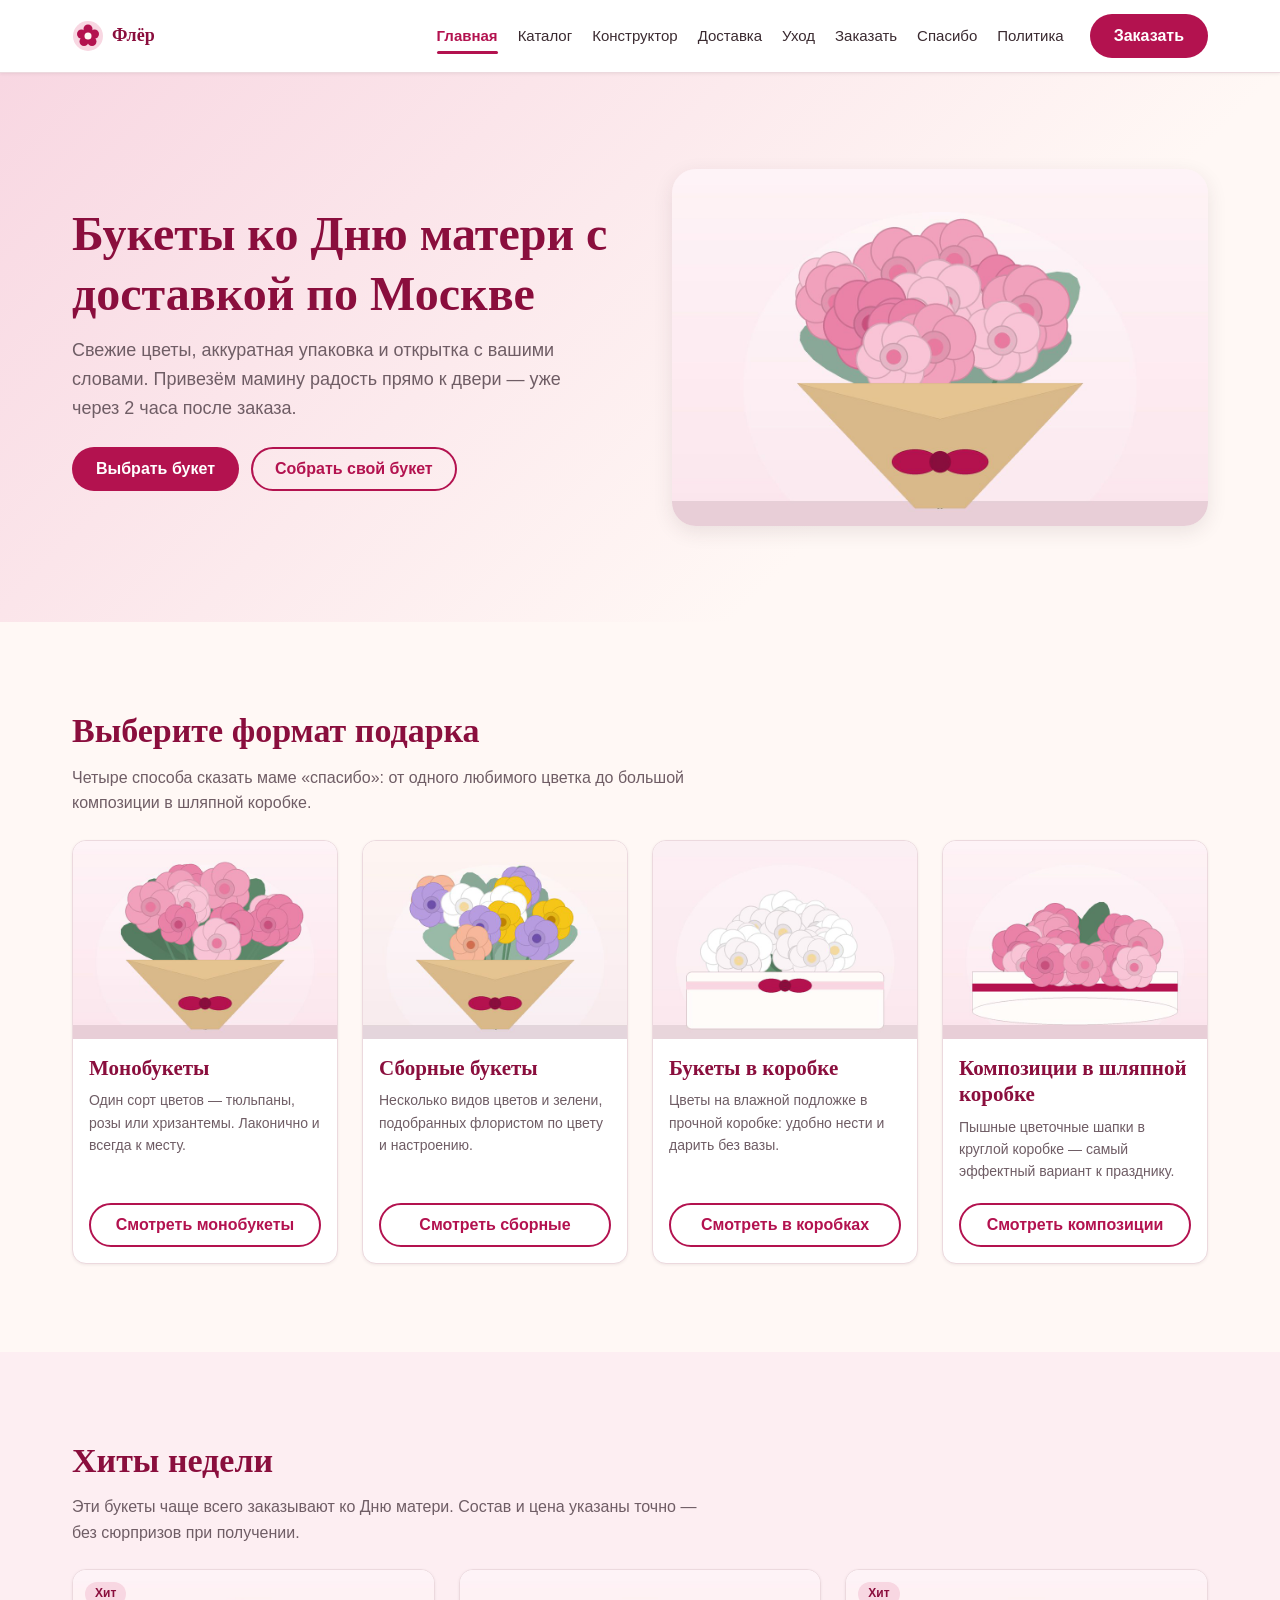
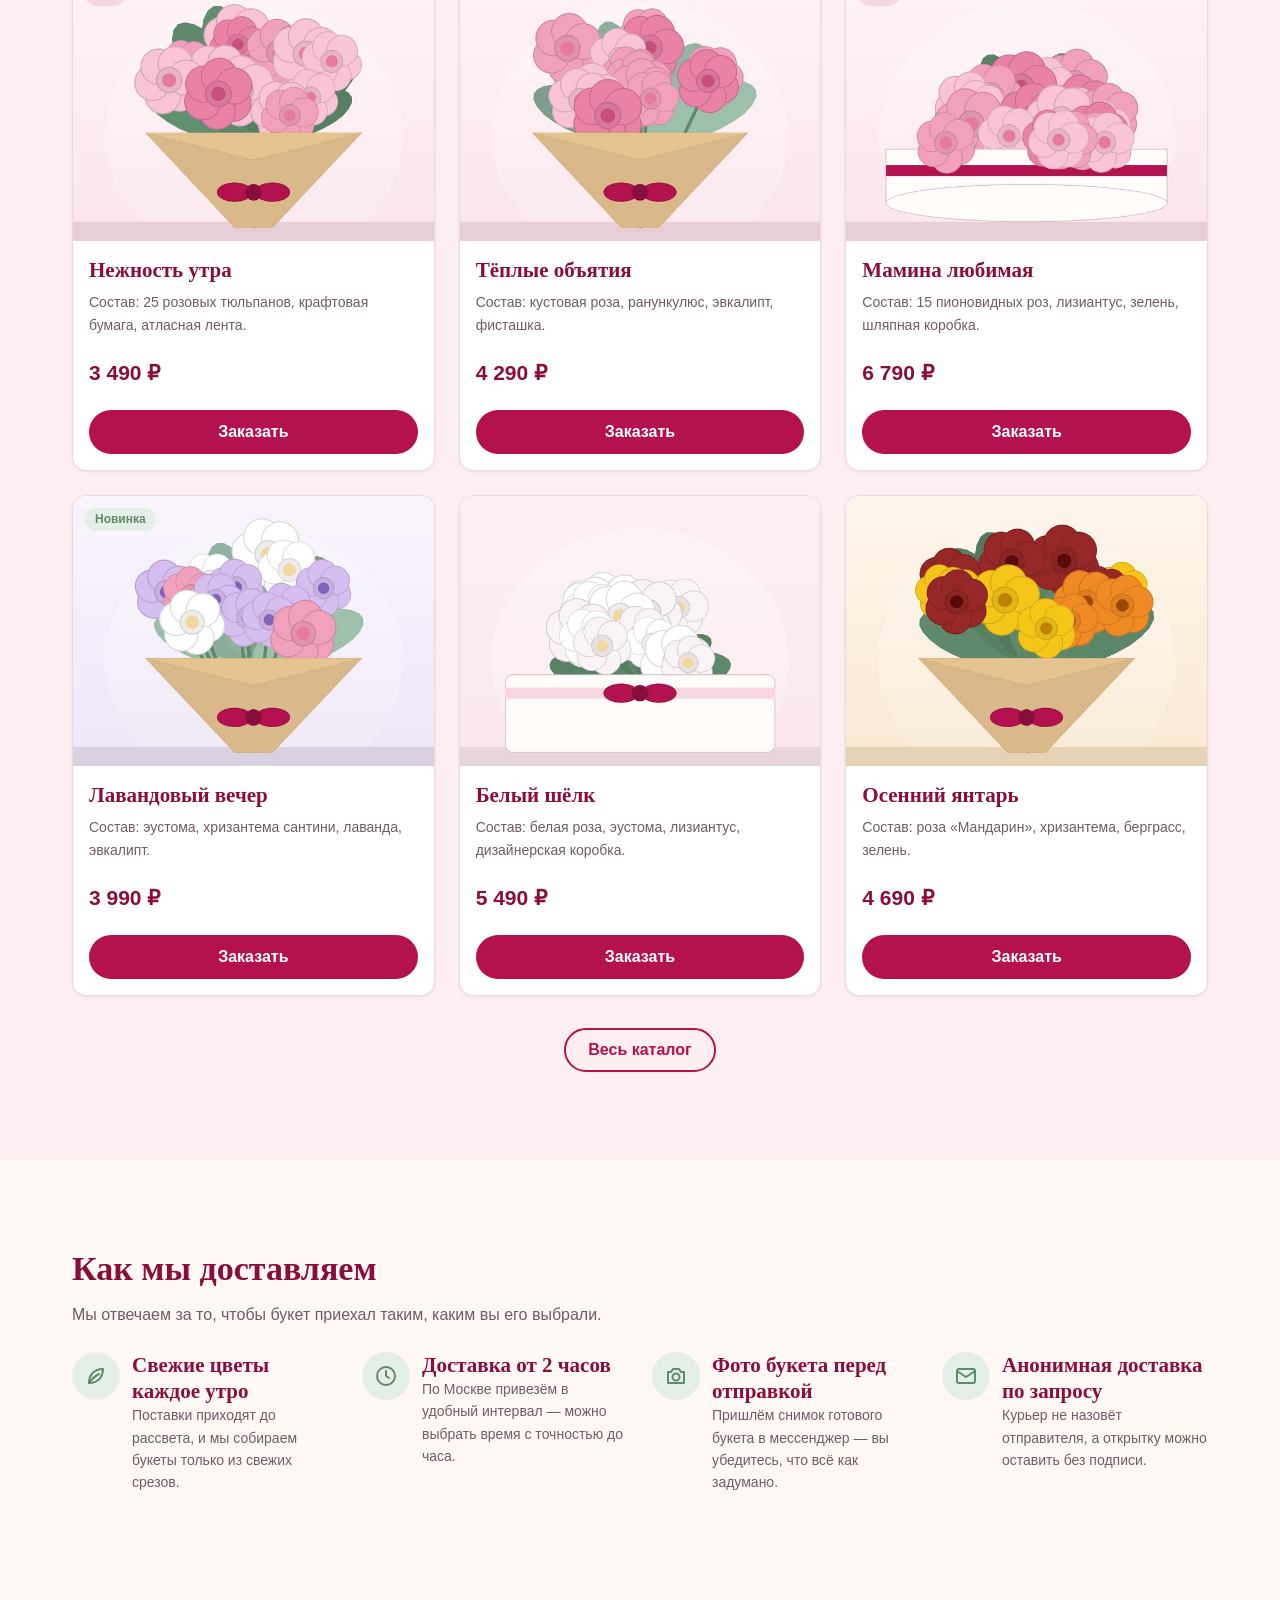
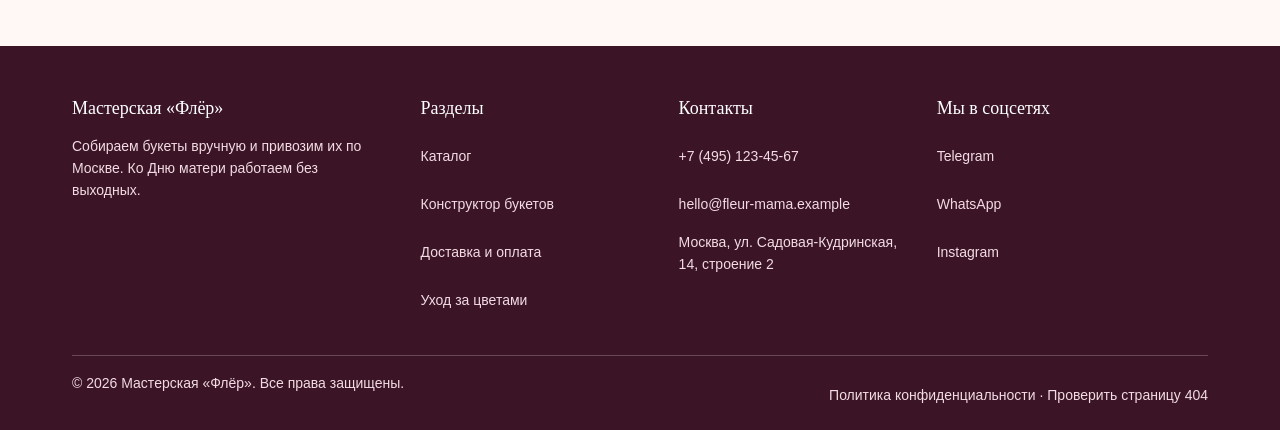
<file: index.html>
<!DOCTYPE html>
<html lang="ru">
<head>
  <!-- Google tag (gtag.js) -->
<script async src="https://www.googletagmanager.com/gtag/js?id=G-1S2L60VEZY"></script>
<script>
  window.dataLayer = window.dataLayer || [];
  function gtag(){dataLayer.push(arguments);}
  gtag('js', new Date());

  gtag('config', 'G-1S2L60VEZY');
</script>

  <meta charset="utf-8">
  <meta name="viewport" content="width=device-width, initial-scale=1">
  <title>Букеты ко Дню матери с доставкой — мастерская «Флёр»</title>
  <meta name="description" content="Свежие букеты ко Дню матери с доставкой по Москве от 2 часов. Монобукеты, композиции в коробках, фото перед отправкой и анонимная доставка по запросу.">
  <meta name="theme-color" content="#b3124f">

  <!-- Open Graph -->
  <meta property="og:type" content="website">
  <meta property="og:site_name" content="Мастерская «Флёр»">
  <meta property="og:locale" content="ru_RU">
  <meta property="og:title" content="Букеты ко Дню матери с доставкой — мастерская «Флёр»">
  <meta property="og:description" content="Свежие букеты ко Дню матери с доставкой по Москве от 2 часов. Фото букета перед отправкой, анонимная доставка по запросу.">
  <meta property="og:image" content="https://fleur-mama.example/img/og-index.jpg">
  <meta property="og:image:width" content="1200">
  <meta property="og:image:height" content="630">
  <meta property="og:image:alt" content="Букет розовых тюльпанов и пионовидных роз в крафтовой упаковке">
  <meta property="og:url" content="https://fleur-mama.example/index.html">

  <link rel="icon" href="favicon.svg" type="image/svg+xml">
  <link rel="stylesheet" href="css/style.css">
</head>
<body>
  <a class="skip-link" href="#main">Перейти к содержимому</a>

  <!-- ===== Шапка ===== -->
  <header class="site-header">
    <div class="container header-inner">
      <a class="logo" href="index.html" aria-label="Мастерская «Флёр» — на главную">
        <svg viewBox="0 0 32 32" width="32" height="32" aria-hidden="true" focusable="false">
          <circle cx="16" cy="16" r="15" fill="#f8d7e2"/>
          <g fill="#b3124f">
            <circle cx="16" cy="9" r="4.5"/>
            <circle cx="22.5" cy="14" r="4.5"/>
            <circle cx="20" cy="21.5" r="4.5"/>
            <circle cx="12" cy="21.5" r="4.5"/>
            <circle cx="9.5" cy="14" r="4.5"/>
          </g>
          <circle cx="16" cy="16" r="3.5" fill="#fff8f5"/>
        </svg>
        <span>Флёр</span>
      </a>

      <button class="burger" type="button" aria-label="Открыть меню" aria-expanded="false" aria-controls="main-nav">
        <span class="burger-line"></span>
      </button>

      <nav class="main-nav" id="main-nav" aria-label="Основное меню">
        <ul class="menu">
          <li><a class="menu-link active" href="index.html" aria-current="page">Главная</a></li>
          <li><a class="menu-link" href="catalog.html">Каталог</a></li>
          <li><a class="menu-link" href="builder.html">Конструктор</a></li>
          <li><a class="menu-link" href="delivery.html">Доставка</a></li>
          <li><a class="menu-link" href="care.html">Уход</a></li>
          <li><a class="menu-link" href="contacts.html">Заказать</a></li>
          <li><a class="menu-link" href="thanks.html">Спасибо</a></li>
          <li><a class="menu-link" href="privacy.html">Политика</a></li>
        </ul>
        <a class="btn btn-primary header-cta" href="contacts.html"
           data-event="cta_click" data-event-label="header_order" data-event-location="header">Заказать</a>
      </nav>
    </div>
  </header>

  <main id="main">

    <!-- ===== Первый экран ===== -->
    <section class="hero" aria-labelledby="hero-title">
      <div class="container hero-inner">
        <div class="hero-content">
          <h1 class="hero-title" id="hero-title">Букеты ко Дню матери с доставкой по Москве</h1>
          <p class="hero-text">Свежие цветы, аккуратная упаковка и открытка с вашими словами. Привезём мамину радость прямо к двери — уже через 2 часа после заказа.</p>
          <div class="hero-actions">
            <a class="btn btn-primary" href="catalog.html"
               data-event="cta_click" data-event-label="hero_catalog" data-event-location="hero">Выбрать букет</a>
            <a class="btn btn-secondary" href="builder.html"
               data-event="cta_click" data-event-label="hero_builder" data-event-location="hero">Собрать свой букет</a>
          </div>
        </div>
        <div class="hero-media">
          <img src="img/hero-mother-day.jpg" width="1200" height="800" fetchpriority="high"
               alt="Пышный букет из розовых тюльпанов и пионовидных роз в крафтовой бумаге на кухонном столе рядом с чашкой чая">
        </div>
      </div>
    </section>

    <!-- ===== Категории ===== -->
    <section class="section" id="categories" aria-labelledby="categories-title">
      <div class="container">
        <h2 class="section-title" id="categories-title">Выберите формат подарка</h2>
        <p class="section-lead">Четыре способа сказать маме «спасибо»: от одного любимого цветка до большой композиции в шляпной коробке.</p>

        <div class="grid grid-4">
          <article class="card">
            <div class="card-media">
              <img src="img/category-mono.jpg" width="640" height="480" loading="lazy"
                   alt="Монобукет из двадцати пяти розовых тюльпанов, перевязанный лентой">
            </div>
            <div class="card-body">
              <h3 class="card-title">Монобукеты</h3>
              <p class="card-text">Один сорт цветов — тюльпаны, розы или хризантемы. Лаконично и всегда к месту.</p>
              <div class="card-actions">
                <a class="btn btn-secondary" href="catalog.html?cat=mono"
                   data-event="catalog_filter" data-event-category="mono" data-event-location="categories">Смотреть монобукеты</a>
              </div>
            </div>
          </article>

          <article class="card">
            <div class="card-media">
              <img src="img/category-mixed.jpg" width="640" height="480" loading="lazy"
                   alt="Сборный букет из кустовых роз, эвкалипта и ранункулюсов в нежных тонах">
            </div>
            <div class="card-body">
              <h3 class="card-title">Сборные букеты</h3>
              <p class="card-text">Несколько видов цветов и зелени, подобранных флористом по цвету и настроению.</p>
              <div class="card-actions">
                <a class="btn btn-secondary" href="catalog.html?cat=mixed"
                   data-event="catalog_filter" data-event-category="mixed" data-event-location="categories">Смотреть сборные</a>
              </div>
            </div>
          </article>

          <article class="card">
            <div class="card-media">
              <img src="img/category-box.jpg" width="640" height="480" loading="lazy"
                   alt="Белые розы и эустома в прямоугольной дизайнерской коробке с атласной лентой">
            </div>
            <div class="card-body">
              <h3 class="card-title">Букеты в коробке</h3>
              <p class="card-text">Цветы на влажной подложке в прочной коробке: удобно нести и дарить без вазы.</p>
              <div class="card-actions">
                <a class="btn btn-secondary" href="catalog.html?cat=box"
                   data-event="catalog_filter" data-event-category="box" data-event-location="categories">Смотреть в коробках</a>
              </div>
            </div>
          </article>

          <article class="card">
            <div class="card-media">
              <img src="img/category-hatbox.jpg" width="640" height="480" loading="lazy"
                   alt="Круглая шляпная коробка, полная пионовидных роз и зелени">
            </div>
            <div class="card-body">
              <h3 class="card-title">Композиции в шляпной коробке</h3>
              <p class="card-text">Пышные цветочные шапки в круглой коробке — самый эффектный вариант к празднику.</p>
              <div class="card-actions">
                <a class="btn btn-secondary" href="catalog.html?cat=hatbox"
                   data-event="catalog_filter" data-event-category="hatbox" data-event-location="categories">Смотреть композиции</a>
              </div>
            </div>
          </article>
        </div>
      </div>
    </section>

    <!-- ===== Хиты недели ===== -->
    <section class="section section-alt" id="hits" aria-labelledby="hits-title">
      <div class="container">
        <h2 class="section-title" id="hits-title">Хиты недели</h2>
        <p class="section-lead">Эти букеты чаще всего заказывают ко Дню матери. Состав и цена указаны точно — без сюрпризов при получении.</p>

        <div class="grid grid-3">
          <article class="card" data-item-id="b-101" data-item-name="Нежность утра" data-price="3490" data-category="Монобукеты">
            <div class="card-media">
              <img src="img/bouquet-tulips-pink.jpg" width="640" height="480" loading="lazy"
                   alt="Букет «Нежность утра» из двадцати пяти розовых тюльпанов в крафтовой бумаге">
              <span class="badge badge-primary">Хит</span>
            </div>
            <div class="card-body">
              <h3 class="card-title">Нежность утра</h3>
              <p class="card-text">Состав: 25 розовых тюльпанов, крафтовая бумага, атласная лента.</p>
              <p class="card-price">3&nbsp;490&nbsp;₽</p>
              <div class="card-actions">
                <a class="btn btn-primary" href="contacts.html?item_id=b-101&amp;item_name=Нежность%20утра&amp;price=3490"
                   data-select-item data-event="cta_click" data-event-label="hit_order" data-event-item-id="b-101">Заказать</a>
              </div>
            </div>
          </article>

          <article class="card" data-item-id="b-102" data-item-name="Тёплые объятия" data-price="4290" data-category="Сборные букеты">
            <div class="card-media">
              <img src="img/bouquet-roses-eucalyptus.jpg" width="640" height="480" loading="lazy"
                   alt="Букет «Тёплые объятия» из кустовых роз, ранункулюсов и веточек эвкалипта">
            </div>
            <div class="card-body">
              <h3 class="card-title">Тёплые объятия</h3>
              <p class="card-text">Состав: кустовая роза, ранункулюс, эвкалипт, фисташка.</p>
              <p class="card-price">4&nbsp;290&nbsp;₽</p>
              <div class="card-actions">
                <a class="btn btn-primary" href="contacts.html?item_id=b-102&amp;item_name=Тёплые%20объятия&amp;price=4290"
                   data-select-item data-event="cta_click" data-event-label="hit_order" data-event-item-id="b-102">Заказать</a>
              </div>
            </div>
          </article>

          <article class="card" data-item-id="b-103" data-item-name="Мамина любимая" data-price="6790" data-category="Композиции в шляпной коробке">
            <div class="card-media">
              <img src="img/bouquet-hatbox-peony-roses.jpg" width="640" height="480" loading="lazy"
                   alt="Композиция «Мамина любимая» из пятнадцати пионовидных роз в круглой шляпной коробке">
              <span class="badge badge-primary">Хит</span>
            </div>
            <div class="card-body">
              <h3 class="card-title">Мамина любимая</h3>
              <p class="card-text">Состав: 15 пионовидных роз, лизиантус, зелень, шляпная коробка.</p>
              <p class="card-price">6&nbsp;790&nbsp;₽</p>
              <div class="card-actions">
                <a class="btn btn-primary" href="contacts.html?item_id=b-103&amp;item_name=Мамина%20любимая&amp;price=6790"
                   data-select-item data-event="cta_click" data-event-label="hit_order" data-event-item-id="b-103">Заказать</a>
              </div>
            </div>
          </article>

          <article class="card" data-item-id="b-104" data-item-name="Лавандовый вечер" data-price="3990" data-category="Сборные букеты">
            <div class="card-media">
              <img src="img/bouquet-lavender-evening.jpg" width="640" height="480" loading="lazy"
                   alt="Букет «Лавандовый вечер» из сиреневой эустомы, хризантем сантини и веточек лаванды">
              <span class="badge">Новинка</span>
            </div>
            <div class="card-body">
              <h3 class="card-title">Лавандовый вечер</h3>
              <p class="card-text">Состав: эустома, хризантема сантини, лаванда, эвкалипт.</p>
              <p class="card-price">3&nbsp;990&nbsp;₽</p>
              <div class="card-actions">
                <a class="btn btn-primary" href="contacts.html?item_id=b-104&amp;item_name=Лавандовый%20вечер&amp;price=3990"
                   data-select-item data-event="cta_click" data-event-label="hit_order" data-event-item-id="b-104">Заказать</a>
              </div>
            </div>
          </article>

          <article class="card" data-item-id="b-105" data-item-name="Белый шёлк" data-price="5490" data-category="Букеты в коробке">
            <div class="card-media">
              <img src="img/bouquet-white-box.jpg" width="640" height="480" loading="lazy"
                   alt="Коробка «Белый шёлк» с белыми розами, эустомой и лизиантусом">
            </div>
            <div class="card-body">
              <h3 class="card-title">Белый шёлк</h3>
              <p class="card-text">Состав: белая роза, эустома, лизиантус, дизайнерская коробка.</p>
              <p class="card-price">5&nbsp;490&nbsp;₽</p>
              <div class="card-actions">
                <a class="btn btn-primary" href="contacts.html?item_id=b-105&amp;item_name=Белый%20шёлк&amp;price=5490"
                   data-select-item data-event="cta_click" data-event-label="hit_order" data-event-item-id="b-105">Заказать</a>
              </div>
            </div>
          </article>

          <article class="card" data-item-id="b-106" data-item-name="Осенний янтарь" data-price="4690" data-category="Сборные букеты">
            <div class="card-media">
              <img src="img/bouquet-autumn-amber.jpg" width="640" height="480" loading="lazy"
                   alt="Букет «Осенний янтарь» из оранжевых роз, хризантем и декоративной травы">
            </div>
            <div class="card-body">
              <h3 class="card-title">Осенний янтарь</h3>
              <p class="card-text">Состав: роза «Мандарин», хризантема, берграсс, зелень.</p>
              <p class="card-price">4&nbsp;690&nbsp;₽</p>
              <div class="card-actions">
                <a class="btn btn-primary" href="contacts.html?item_id=b-106&amp;item_name=Осенний%20янтарь&amp;price=4690"
                   data-select-item data-event="cta_click" data-event-label="hit_order" data-event-item-id="b-106">Заказать</a>
              </div>
            </div>
          </article>
        </div>

        <p class="text-center mt-6">
          <a class="btn btn-secondary" href="catalog.html"
             data-event="cta_click" data-event-label="hits_all_catalog" data-event-location="hits">Весь каталог</a>
        </p>
      </div>
    </section>

    <!-- ===== Как мы доставляем ===== -->
    <section class="section" id="how" aria-labelledby="how-title">
      <div class="container">
        <h2 class="section-title" id="how-title">Как мы доставляем</h2>
        <p class="section-lead">Мы отвечаем за то, чтобы букет приехал таким, каким вы его выбрали.</p>

        <div class="grid grid-4">
          <div class="feature">
            <span class="feature-icon" aria-hidden="true">
              <svg viewBox="0 0 24 24" width="24" height="24" fill="none" stroke="currentColor" stroke-width="2" stroke-linecap="round" stroke-linejoin="round">
                <path d="M5 19c0-8 5-14 14-14 0 9-6 14-14 14z"/><path d="M5 19c3-4 6-7 10-9"/>
              </svg>
            </span>
            <div>
              <h3>Свежие цветы каждое утро</h3>
              <p class="text-small text-muted">Поставки приходят до рассвета, и мы собираем букеты только из свежих срезов.</p>
            </div>
          </div>

          <div class="feature">
            <span class="feature-icon" aria-hidden="true">
              <svg viewBox="0 0 24 24" width="24" height="24" fill="none" stroke="currentColor" stroke-width="2" stroke-linecap="round" stroke-linejoin="round">
                <circle cx="12" cy="12" r="9"/><path d="M12 7v5l3 2"/>
              </svg>
            </span>
            <div>
              <h3>Доставка от 2 часов</h3>
              <p class="text-small text-muted">По Москве привезём в удобный интервал — можно выбрать время с точностью до часа.</p>
            </div>
          </div>

          <div class="feature">
            <span class="feature-icon" aria-hidden="true">
              <svg viewBox="0 0 24 24" width="24" height="24" fill="none" stroke="currentColor" stroke-width="2" stroke-linecap="round" stroke-linejoin="round">
                <path d="M4 8h3l2-3h6l2 3h3v11H4z"/><circle cx="12" cy="13" r="3.5"/>
              </svg>
            </span>
            <div>
              <h3>Фото букета перед отправкой</h3>
              <p class="text-small text-muted">Пришлём снимок готового букета в мессенджер — вы убедитесь, что всё как задумано.</p>
            </div>
          </div>

          <div class="feature">
            <span class="feature-icon" aria-hidden="true">
              <svg viewBox="0 0 24 24" width="24" height="24" fill="none" stroke="currentColor" stroke-width="2" stroke-linecap="round" stroke-linejoin="round">
                <rect x="3" y="5" width="18" height="14" rx="2"/><path d="m3 7 9 6 9-6"/>
              </svg>
            </span>
            <div>
              <h3>Анонимная доставка по запросу</h3>
              <p class="text-small text-muted">Курьер не назовёт отправителя, а открытку можно оставить без подписи.</p>
            </div>
          </div>
        </div>
      </div>
    </section>

  </main>

  <!-- ===== Подвал ===== -->
  <footer class="site-footer">
    <div class="container">
      <div class="footer-grid">
        <div>
          <p class="footer-title">Мастерская «Флёр»</p>
          <p>Собираем букеты вручную и привозим их по Москве. Ко Дню матери работаем без выходных.</p>
        </div>

        <div>
          <p class="footer-title">Разделы</p>
          <ul class="footer-list">
            <li><a href="catalog.html">Каталог</a></li>
            <li><a href="builder.html">Конструктор букетов</a></li>
            <li><a href="delivery.html">Доставка и оплата</a></li>
            <li><a href="care.html">Уход за цветами</a></li>
          </ul>
        </div>

        <div>
          <p class="footer-title">Контакты</p>
          <address>
            <ul class="footer-list">
              <li><a href="tel:+74951234567" data-event="contact_click" data-event-method="phone">+7 (495) 123-45-67</a></li>
              <li><a href="mailto:hello@fleur-mama.example" data-event="contact_click" data-event-method="email">hello@fleur-mama.example</a></li>
              <li>Москва, ул. Садовая-Кудринская, 14, строение 2</li>
            </ul>
          </address>
        </div>

        <div>
          <p class="footer-title">Мы в соцсетях</p>
          <ul class="footer-list">
            <li><a href="https://t.me/fleur_mama" target="_blank" rel="noopener noreferrer"
                   data-event="social_click" data-event-network="telegram">Telegram</a></li>
            <li><a href="https://wa.me/74951234567" target="_blank" rel="noopener noreferrer"
                   data-event="social_click" data-event-network="whatsapp">WhatsApp</a></li>
            <li><a href="https://instagram.com/fleur_mama" target="_blank" rel="noopener noreferrer"
                   data-event="social_click" data-event-network="instagram">Instagram</a></li>
          </ul>
        </div>
      </div>

      <div class="footer-bottom">
        <p>© <span data-current-year>2026</span> Мастерская «Флёр». Все права защищены.</p>
        <p>
          <a href="privacy.html">Политика конфиденциальности</a>
          ·
          <a href="404.html">Проверить страницу 404</a>
        </p>
      </div>
    </div>
  </footer>

  <script src="js/analytics.js"></script>
  <script src="js/main.js"></script>
  <script>
    /* Ecommerce-события блока «Хиты недели»: view_item и select_item */
    (function () {
      'use strict';

      const LIST_ID = 'weekly_hits';
      const LIST_NAME = 'Хиты недели';
      const cards = Array.from(document.querySelectorAll('#hits [data-item-id]'));

      function buildItem(card) {
        return {
          item_id: card.dataset.itemId,
          item_name: card.dataset.itemName,
          item_category: card.dataset.category,
          price: Number(card.dataset.price),
          quantity: 1,
          index: cards.indexOf(card) + 1,
          item_list_id: LIST_ID,
          item_list_name: LIST_NAME
        };
      }

      function sendEcommerce(eventName, card) {
        if (typeof window.trackEcommerce !== 'function') {
          return;
        }
        const item = buildItem(card);
        window.trackEcommerce(eventName, {
          currency: 'RUB',
          value: item.price * item.quantity,
          items: [item]
        });
      }

      // select_item — клик по кнопке «Заказать» у товара
      document.addEventListener('click', function (e) {
        const btn = e.target.closest('[data-select-item]');
        const card = btn && btn.closest('[data-item-id]');
        if (card) {
          sendEcommerce('select_item', card);
        }
      });

      // view_item — карточка попала в зону видимости (один раз на карточку)
      if ('IntersectionObserver' in window) {
        const observer = new IntersectionObserver(function (entries) {
          entries.forEach(function (entry) {
            if (entry.isIntersecting) {
              sendEcommerce('view_item', entry.target);
              observer.unobserve(entry.target);
            }
          });
        }, { threshold: 0.5 });

        cards.forEach(function (card) { observer.observe(card); });
      } else {
        cards.forEach(function (card) { sendEcommerce('view_item', card); });
      }
    })();
  </script>
</body>
</html>
</file>
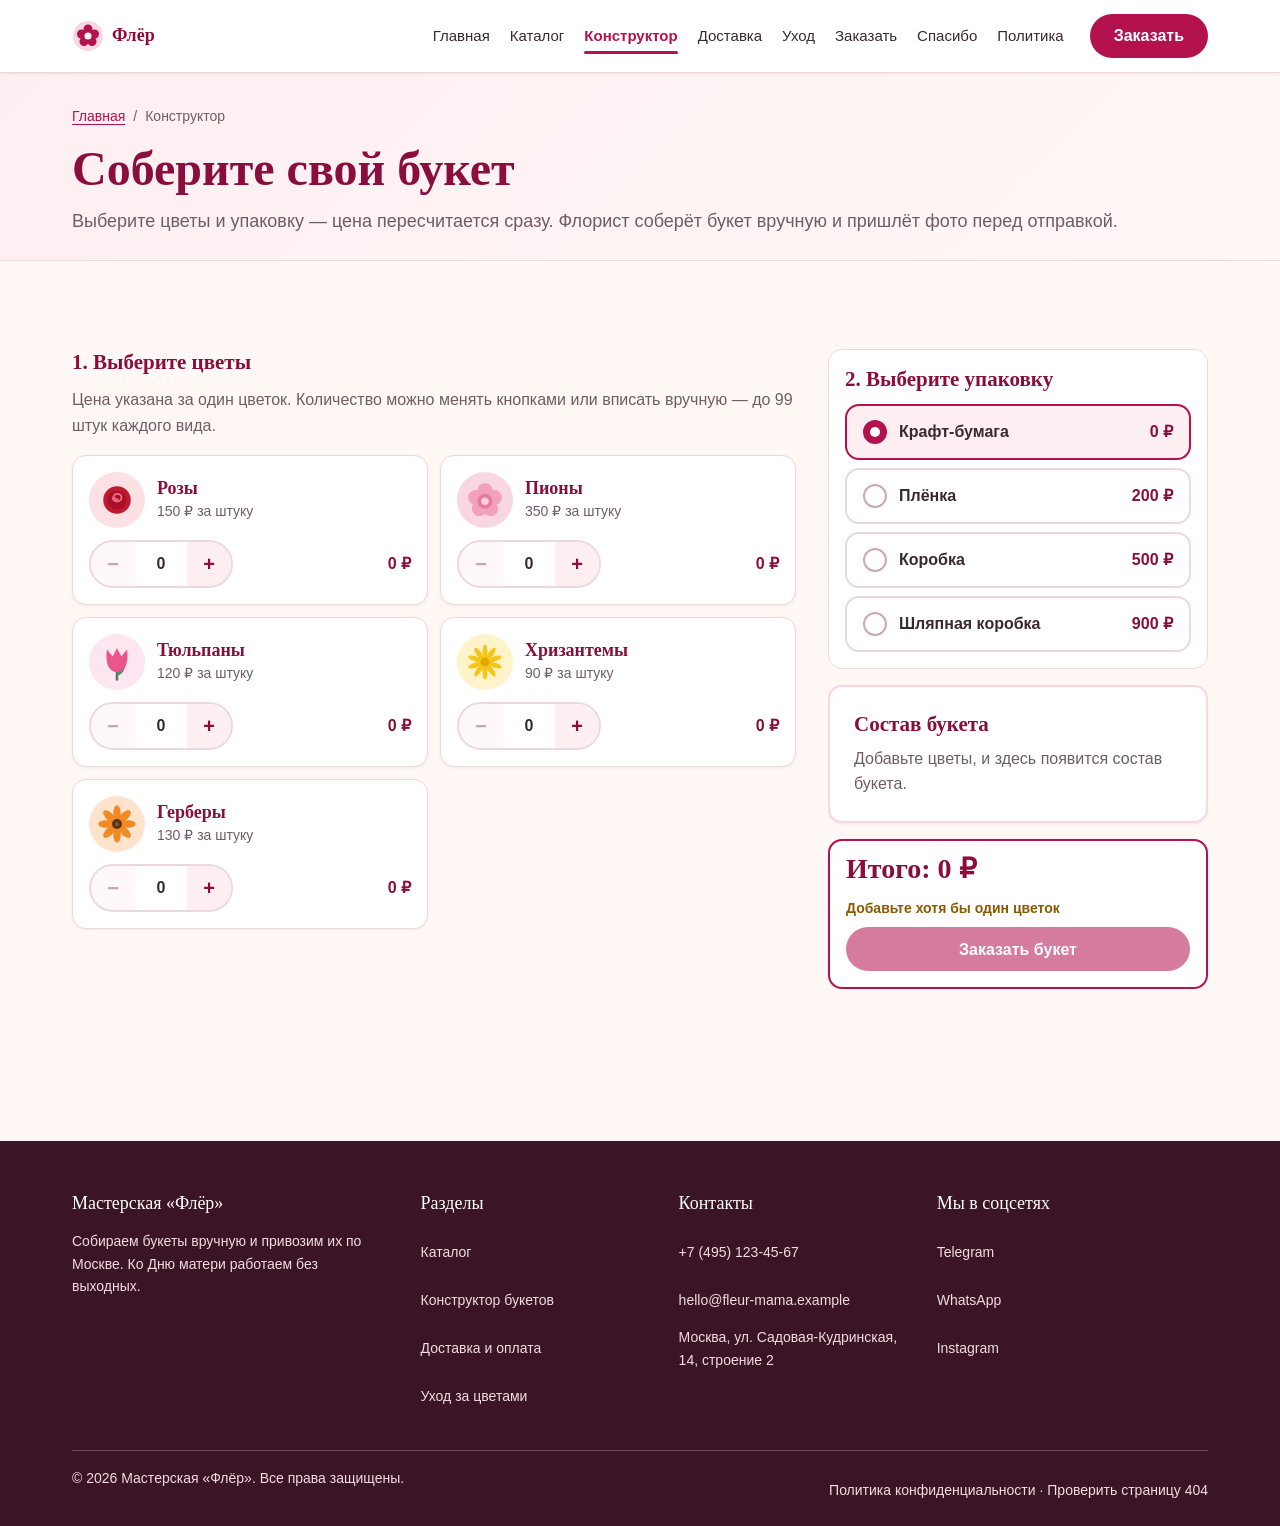
<file: builder.html>
<!DOCTYPE html>
<html lang="ru">
<head>
  <!-- Google tag (gtag.js) -->
<script async src="https://www.googletagmanager.com/gtag/js?id=G-1S2L60VEZY"></script>
<script>
  window.dataLayer = window.dataLayer || [];
  function gtag(){dataLayer.push(arguments);}
  gtag('js', new Date());

  gtag('config', 'G-1S2L60VEZY');
</script>

  <meta charset="utf-8">
  <meta name="viewport" content="width=device-width, initial-scale=1">
  <title>Конструктор букета — соберите свой букет ко Дню матери</title>
  <meta name="description" content="Соберите свой букет ко Дню матери: выберите розы, пионы, тюльпаны, хризантемы или герберы, добавьте упаковку и сразу увидите итоговую цену. Доставка по Москве.">
  <meta name="theme-color" content="#b3124f">

  <!-- Open Graph -->
  <meta property="og:type" content="website">
  <meta property="og:site_name" content="Мастерская «Флёр»">
  <meta property="og:locale" content="ru_RU">
  <meta property="og:title" content="Конструктор букета — соберите свой букет ко Дню матери">
  <meta property="og:description" content="Выберите цветы и упаковку, посмотрите цену в реальном времени и закажите авторский букет с доставкой по Москве.">
  <meta property="og:image" content="https://fleur-mama.example/img/og-builder.jpg">
  <meta property="og:image:width" content="1200">
  <meta property="og:image:height" content="630">
  <meta property="og:image:alt" content="Флорист собирает букет из роз, пионов и тюльпанов на рабочем столе мастерской">
  <meta property="og:url" content="https://fleur-mama.example/builder.html">

  <link rel="icon" href="favicon.svg" type="image/svg+xml">
  <link rel="stylesheet" href="css/style.css">
  <script src="js/analytics.js" defer></script>
  <script src="js/main.js" defer></script>
  <script src="js/builder.js" defer></script>
</head>
<body>
  <a class="skip-link" href="#main">Перейти к содержимому</a>

  <!-- ===== Шапка ===== -->
  <header class="site-header">
    <div class="container header-inner">
      <a class="logo" href="index.html" aria-label="Мастерская «Флёр» — на главную">
        <svg viewBox="0 0 32 32" width="32" height="32" aria-hidden="true" focusable="false">
          <circle cx="16" cy="16" r="15" fill="#f8d7e2"/>
          <g fill="#b3124f">
            <circle cx="16" cy="9" r="4.5"/>
            <circle cx="22.5" cy="14" r="4.5"/>
            <circle cx="20" cy="21.5" r="4.5"/>
            <circle cx="12" cy="21.5" r="4.5"/>
            <circle cx="9.5" cy="14" r="4.5"/>
          </g>
          <circle cx="16" cy="16" r="3.5" fill="#fff8f5"/>
        </svg>
        <span>Флёр</span>
      </a>

      <button class="burger" type="button" aria-label="Открыть меню" aria-expanded="false" aria-controls="main-nav">
        <span class="burger-line"></span>
      </button>

      <nav class="main-nav" id="main-nav" aria-label="Основное меню">
        <ul class="menu">
          <li><a class="menu-link" href="index.html">Главная</a></li>
          <li><a class="menu-link" href="catalog.html">Каталог</a></li>
          <li><a class="menu-link active" href="builder.html" aria-current="page">Конструктор</a></li>
          <li><a class="menu-link" href="delivery.html">Доставка</a></li>
          <li><a class="menu-link" href="care.html">Уход</a></li>
          <li><a class="menu-link" href="contacts.html">Заказать</a></li>
          <li><a class="menu-link" href="thanks.html">Спасибо</a></li>
          <li><a class="menu-link" href="privacy.html">Политика</a></li>
        </ul>
        <a class="btn btn-primary header-cta" href="contacts.html"
           data-event="cta_click" data-event-label="header_order" data-event-location="header">Заказать</a>
      </nav>
    </div>
  </header>

  <main id="main">

    <!-- ===== Заголовок страницы ===== -->
    <section class="page-header" aria-labelledby="builder-title">
      <div class="container">
        <ol class="breadcrumbs" aria-label="Хлебные крошки">
          <li><a href="index.html">Главная</a></li>
          <li aria-current="page">Конструктор</li>
        </ol>
        <h1 id="builder-title">Соберите свой букет</h1>
        <p class="lead mt-2">Выберите цветы и упаковку — цена пересчитается сразу. Флорист соберёт букет вручную и пришлёт фото перед отправкой.</p>
      </div>
    </section>

    <section class="section" aria-label="Конструктор букета">
      <div class="container">

        <noscript>
          <div class="alert alert-warning mb-5">Конструктор работает с включённым JavaScript. Включите его в настройках браузера или позвоните нам: <a href="tel:+74951234567">+7 (495) 123-45-67</a> — флорист соберёт букет по вашему описанию.</div>
        </noscript>

        <div class="builder-layout">

          <!-- ===== Левая колонка: цветы ===== -->
          <div class="builder-flowers">
            <h2 class="panel-title">1. Выберите цветы</h2>
            <p class="text-muted mb-4">Цена указана за один цветок. Количество можно менять кнопками или вписать вручную — до 99 штук каждого вида.</p>

            <div class="flower-grid" id="flower-grid">

              <article class="flower-card" data-flower="roses">
                <span class="flower-icon flower-icon-rose" aria-hidden="true">
                  <svg viewBox="0 0 64 64" width="40" height="40">
                    <circle cx="32" cy="32" r="22" fill="#c0182f"/>
                    <circle cx="32" cy="32" r="15" fill="#a50f28"/>
                    <path d="M32 32c-6-2-7-9 0-10 8 0 10 9 3 12-5 2-10-1-10-6" fill="none" stroke="#e8667b" stroke-width="3" stroke-linecap="round"/>
                    <circle cx="32" cy="32" r="3" fill="#e8667b"/>
                  </svg>
                </span>
                <div class="flower-info">
                  <h3 class="flower-name" id="flower-roses-name">Розы</h3>
                  <p class="flower-price">150&nbsp;₽ за штуку</p>
                </div>
                <div class="flower-controls">
                  <div class="qty" role="group" aria-labelledby="flower-roses-name">
                    <button type="button" data-qty-minus aria-label="Убавить: розы" disabled>−</button>
                    <input type="text" inputmode="numeric" pattern="[0-9]*" maxlength="2" autocomplete="off" value="0" data-qty-input aria-label="Количество: розы">
                    <button type="button" data-qty-plus aria-label="Добавить: розы">+</button>
                  </div>
                  <p class="flower-sum" data-line-sum>0&nbsp;₽</p>
                </div>
              </article>

              <article class="flower-card" data-flower="peonies">
                <span class="flower-icon flower-icon-peony" aria-hidden="true">
                  <svg viewBox="0 0 64 64" width="40" height="40">
                    <g fill="#f2a1bd">
                      <circle cx="32" cy="17" r="12"/>
                      <circle cx="47" cy="28" r="12"/>
                      <circle cx="41" cy="46" r="12"/>
                      <circle cx="23" cy="46" r="12"/>
                      <circle cx="17" cy="28" r="12"/>
                    </g>
                    <circle cx="32" cy="34" r="12" fill="#e87aa0"/>
                    <circle cx="32" cy="34" r="6" fill="#fbd0df"/>
                  </svg>
                </span>
                <div class="flower-info">
                  <h3 class="flower-name" id="flower-peonies-name">Пионы</h3>
                  <p class="flower-price">350&nbsp;₽ за штуку</p>
                </div>
                <div class="flower-controls">
                  <div class="qty" role="group" aria-labelledby="flower-peonies-name">
                    <button type="button" data-qty-minus aria-label="Убавить: пионы" disabled>−</button>
                    <input type="text" inputmode="numeric" pattern="[0-9]*" maxlength="2" autocomplete="off" value="0" data-qty-input aria-label="Количество: пионы">
                    <button type="button" data-qty-plus aria-label="Добавить: пионы">+</button>
                  </div>
                  <p class="flower-sum" data-line-sum>0&nbsp;₽</p>
                </div>
              </article>

              <article class="flower-card" data-flower="tulips">
                <span class="flower-icon flower-icon-tulip" aria-hidden="true">
                  <svg viewBox="0 0 64 64" width="40" height="40">
                    <path d="M32 40v20" stroke="#4d7a58" stroke-width="4" stroke-linecap="round"/>
                    <path d="M32 54c8-2 12-8 12-14-7 1-11 6-12 14z" fill="#5f8a6b"/>
                    <path d="M16 12l9 11 7-13 7 13 9-11c3 20-2 36-16 36S13 32 16 12z" fill="#e9548c"/>
                  </svg>
                </span>
                <div class="flower-info">
                  <h3 class="flower-name" id="flower-tulips-name">Тюльпаны</h3>
                  <p class="flower-price">120&nbsp;₽ за штуку</p>
                </div>
                <div class="flower-controls">
                  <div class="qty" role="group" aria-labelledby="flower-tulips-name">
                    <button type="button" data-qty-minus aria-label="Убавить: тюльпаны" disabled>−</button>
                    <input type="text" inputmode="numeric" pattern="[0-9]*" maxlength="2" autocomplete="off" value="0" data-qty-input aria-label="Количество: тюльпаны">
                    <button type="button" data-qty-plus aria-label="Добавить: тюльпаны">+</button>
                  </div>
                  <p class="flower-sum" data-line-sum>0&nbsp;₽</p>
                </div>
              </article>

              <article class="flower-card" data-flower="chrysanthemums">
                <span class="flower-icon flower-icon-chrysanthemum" aria-hidden="true">
                  <svg viewBox="0 0 64 64" width="40" height="40">
                    <g fill="#f5c518">
                      <ellipse cx="32" cy="16" rx="4" ry="12"/>
                      <ellipse cx="32" cy="16" rx="4" ry="12" transform="rotate(36 32 32)"/>
                      <ellipse cx="32" cy="16" rx="4" ry="12" transform="rotate(72 32 32)"/>
                      <ellipse cx="32" cy="16" rx="4" ry="12" transform="rotate(108 32 32)"/>
                      <ellipse cx="32" cy="16" rx="4" ry="12" transform="rotate(144 32 32)"/>
                      <ellipse cx="32" cy="16" rx="4" ry="12" transform="rotate(180 32 32)"/>
                      <ellipse cx="32" cy="16" rx="4" ry="12" transform="rotate(216 32 32)"/>
                      <ellipse cx="32" cy="16" rx="4" ry="12" transform="rotate(252 32 32)"/>
                      <ellipse cx="32" cy="16" rx="4" ry="12" transform="rotate(288 32 32)"/>
                      <ellipse cx="32" cy="16" rx="4" ry="12" transform="rotate(324 32 32)"/>
                    </g>
                    <circle cx="32" cy="32" r="7" fill="#e0a800"/>
                  </svg>
                </span>
                <div class="flower-info">
                  <h3 class="flower-name" id="flower-chrysanthemums-name">Хризантемы</h3>
                  <p class="flower-price">90&nbsp;₽ за штуку</p>
                </div>
                <div class="flower-controls">
                  <div class="qty" role="group" aria-labelledby="flower-chrysanthemums-name">
                    <button type="button" data-qty-minus aria-label="Убавить: хризантемы" disabled>−</button>
                    <input type="text" inputmode="numeric" pattern="[0-9]*" maxlength="2" autocomplete="off" value="0" data-qty-input aria-label="Количество: хризантемы">
                    <button type="button" data-qty-plus aria-label="Добавить: хризантемы">+</button>
                  </div>
                  <p class="flower-sum" data-line-sum>0&nbsp;₽</p>
                </div>
              </article>

              <article class="flower-card" data-flower="gerberas">
                <span class="flower-icon flower-icon-gerbera" aria-hidden="true">
                  <svg viewBox="0 0 64 64" width="40" height="40">
                    <g fill="#f08a24">
                      <ellipse cx="32" cy="15" rx="6" ry="13"/>
                      <ellipse cx="32" cy="15" rx="6" ry="13" transform="rotate(45 32 32)"/>
                      <ellipse cx="32" cy="15" rx="6" ry="13" transform="rotate(90 32 32)"/>
                      <ellipse cx="32" cy="15" rx="6" ry="13" transform="rotate(135 32 32)"/>
                      <ellipse cx="32" cy="15" rx="6" ry="13" transform="rotate(180 32 32)"/>
                      <ellipse cx="32" cy="15" rx="6" ry="13" transform="rotate(225 32 32)"/>
                      <ellipse cx="32" cy="15" rx="6" ry="13" transform="rotate(270 32 32)"/>
                      <ellipse cx="32" cy="15" rx="6" ry="13" transform="rotate(315 32 32)"/>
                    </g>
                    <circle cx="32" cy="32" r="8" fill="#5a3418"/>
                    <circle cx="32" cy="32" r="3" fill="#8a5a2c"/>
                  </svg>
                </span>
                <div class="flower-info">
                  <h3 class="flower-name" id="flower-gerberas-name">Герберы</h3>
                  <p class="flower-price">130&nbsp;₽ за штуку</p>
                </div>
                <div class="flower-controls">
                  <div class="qty" role="group" aria-labelledby="flower-gerberas-name">
                    <button type="button" data-qty-minus aria-label="Убавить: герберы" disabled>−</button>
                    <input type="text" inputmode="numeric" pattern="[0-9]*" maxlength="2" autocomplete="off" value="0" data-qty-input aria-label="Количество: герберы">
                    <button type="button" data-qty-plus aria-label="Добавить: герберы">+</button>
                  </div>
                  <p class="flower-sum" data-line-sum>0&nbsp;₽</p>
                </div>
              </article>

            </div>
          </div>

          <!-- ===== Правая колонка: упаковка, состав, итог ===== -->
          <div class="builder-side">

            <section class="builder-panel" aria-labelledby="packaging-title">
              <h2 class="panel-title" id="packaging-title">2. Выберите упаковку</h2>
              <fieldset class="packaging-list" id="packaging-list">
                <legend class="visually-hidden">Упаковка букета</legend>
                <label class="choice-card radio">
                  <input type="radio" name="packaging" value="kraft" checked>
                  <span class="choice-name">Крафт-бумага</span>
                  <span class="choice-price">0&nbsp;₽</span>
                </label>
                <label class="choice-card radio">
                  <input type="radio" name="packaging" value="film">
                  <span class="choice-name">Плёнка</span>
                  <span class="choice-price">200&nbsp;₽</span>
                </label>
                <label class="choice-card radio">
                  <input type="radio" name="packaging" value="box">
                  <span class="choice-name">Коробка</span>
                  <span class="choice-price">500&nbsp;₽</span>
                </label>
                <label class="choice-card radio">
                  <input type="radio" name="packaging" value="hatbox">
                  <span class="choice-name">Шляпная коробка</span>
                  <span class="choice-price">900&nbsp;₽</span>
                </label>
              </fieldset>
            </section>

            <section class="summary-box" aria-labelledby="summary-title">
              <h2 class="panel-title" id="summary-title">Состав букета</h2>
              <div id="summary-rows">
                <p class="text-muted">Добавьте цветы, и здесь появится состав букета.</p>
              </div>
            </section>

            <form class="order-bar" id="order-form" action="contacts.html" method="get">
              <p class="order-total" role="status" aria-live="polite">Итого: <span id="total-value">0&nbsp;₽</span></p>
              <p class="order-hint" id="order-hint">Добавьте хотя бы один цветок</p>

              <!-- Эти поля уходят в contacts.html параметрами адреса -->
              <input type="hidden" name="item_id" value="CUSTOM">
              <input type="hidden" name="item_name" value="Свой букет">
              <input type="hidden" name="price" id="order-price" value="0">
              <input type="hidden" name="composition" id="order-composition" value="">

              <button class="btn btn-primary btn-block" type="submit" id="order-btn" disabled aria-describedby="order-hint"
                      data-event="cta_click" data-event-label="builder_order" data-event-location="builder">Заказать букет</button>
            </form>

          </div>
        </div>

      </div>
    </section>

  </main>

  <!-- ===== Подвал ===== -->
  <footer class="site-footer">
    <div class="container">
      <div class="footer-grid">
        <div>
          <p class="footer-title">Мастерская «Флёр»</p>
          <p>Собираем букеты вручную и привозим их по Москве. Ко Дню матери работаем без выходных.</p>
        </div>

        <div>
          <p class="footer-title">Разделы</p>
          <ul class="footer-list">
            <li><a href="catalog.html">Каталог</a></li>
            <li><a href="builder.html">Конструктор букетов</a></li>
            <li><a href="delivery.html">Доставка и оплата</a></li>
            <li><a href="care.html">Уход за цветами</a></li>
          </ul>
        </div>

        <div>
          <p class="footer-title">Контакты</p>
          <address>
            <ul class="footer-list">
              <li><a href="tel:+74951234567" data-event="contact_click" data-event-method="phone">+7 (495) 123-45-67</a></li>
              <li><a href="mailto:hello@fleur-mama.example" data-event="contact_click" data-event-method="email">hello@fleur-mama.example</a></li>
              <li>Москва, ул. Садовая-Кудринская, 14, строение 2</li>
            </ul>
          </address>
        </div>

        <div>
          <p class="footer-title">Мы в соцсетях</p>
          <ul class="footer-list">
            <li><a href="https://t.me/fleur_mama" target="_blank" rel="noopener noreferrer"
                   data-event="social_click" data-event-network="telegram">Telegram</a></li>
            <li><a href="https://wa.me/74951234567" target="_blank" rel="noopener noreferrer"
                   data-event="social_click" data-event-network="whatsapp">WhatsApp</a></li>
            <li><a href="https://instagram.com/fleur_mama" target="_blank" rel="noopener noreferrer"
                   data-event="social_click" data-event-network="instagram">Instagram</a></li>
          </ul>
        </div>
      </div>

      <div class="footer-bottom">
        <p>© <span data-current-year>2026</span> Мастерская «Флёр». Все права защищены.</p>
        <p>
          <a href="privacy.html">Политика конфиденциальности</a>
          ·
          <a href="404.html">Проверить страницу 404</a>
        </p>
      </div>
    </div>
  </footer>
</body>
</html>
</file>
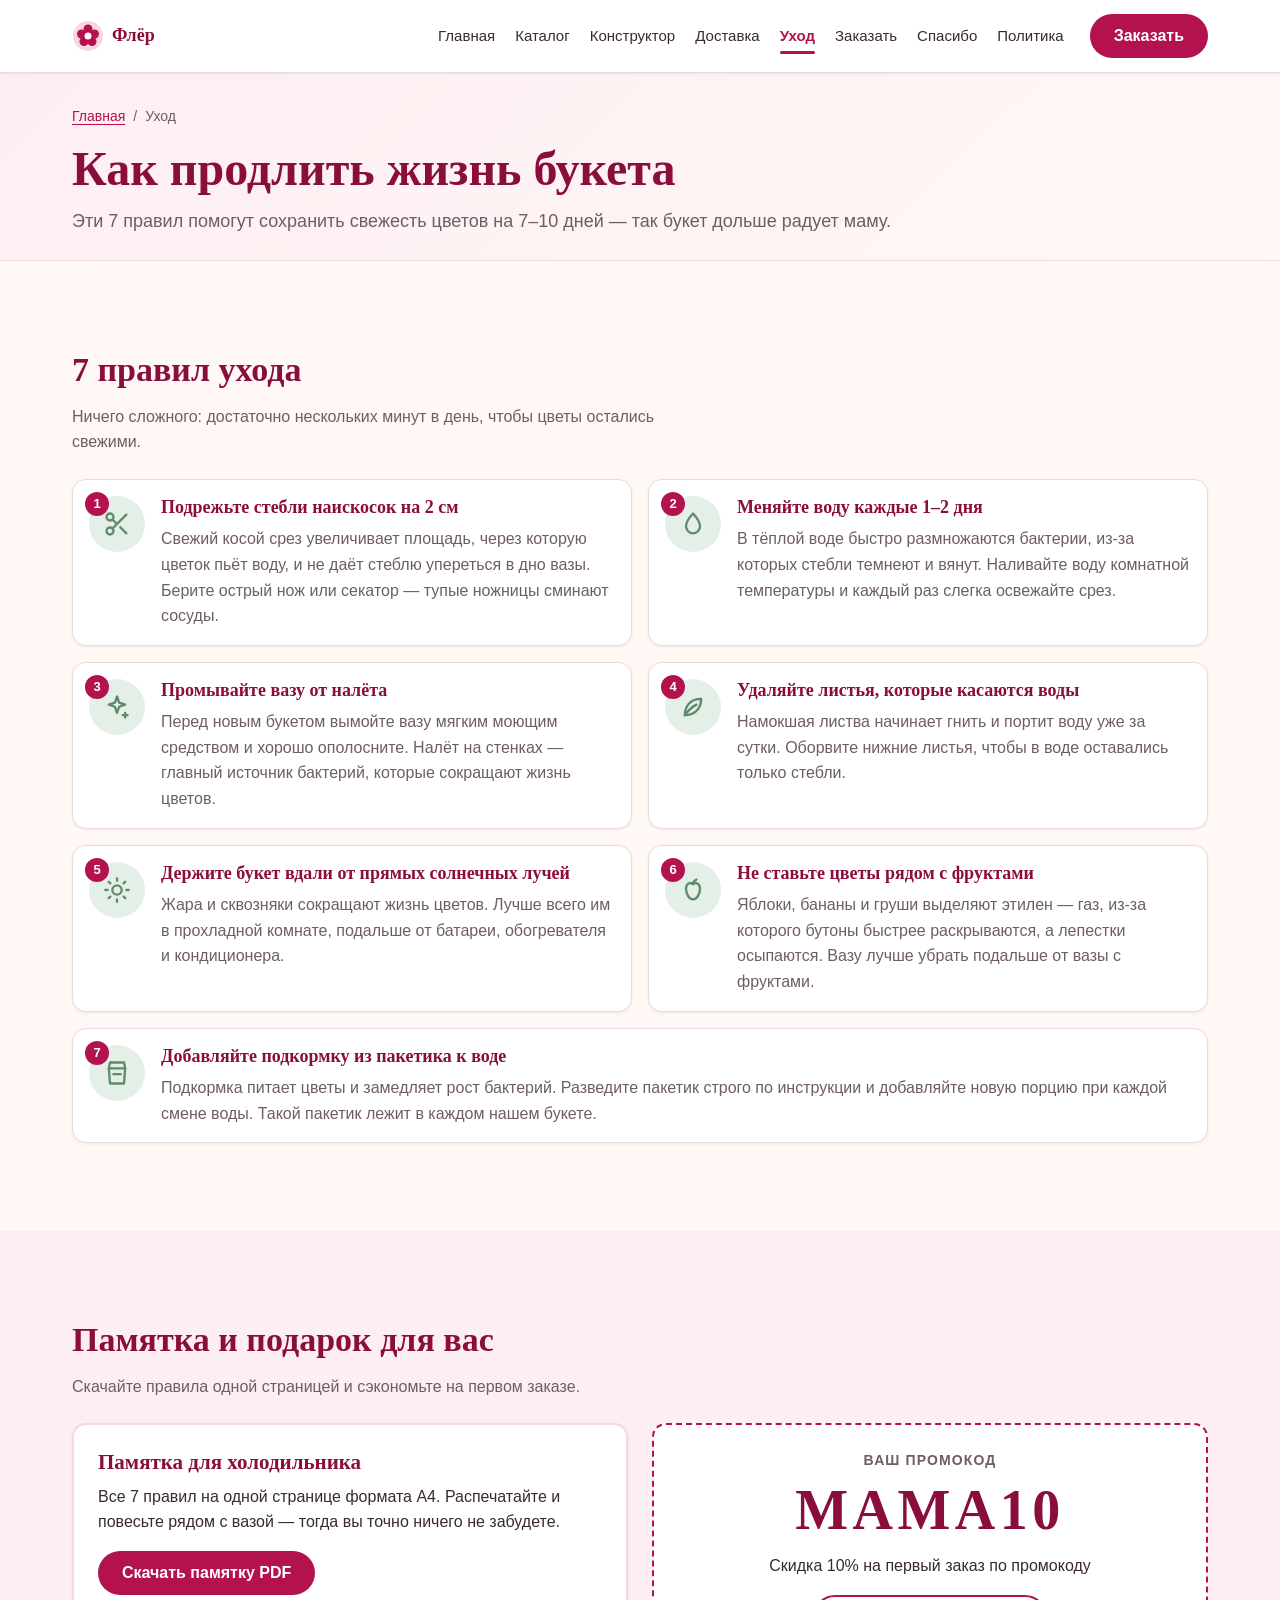
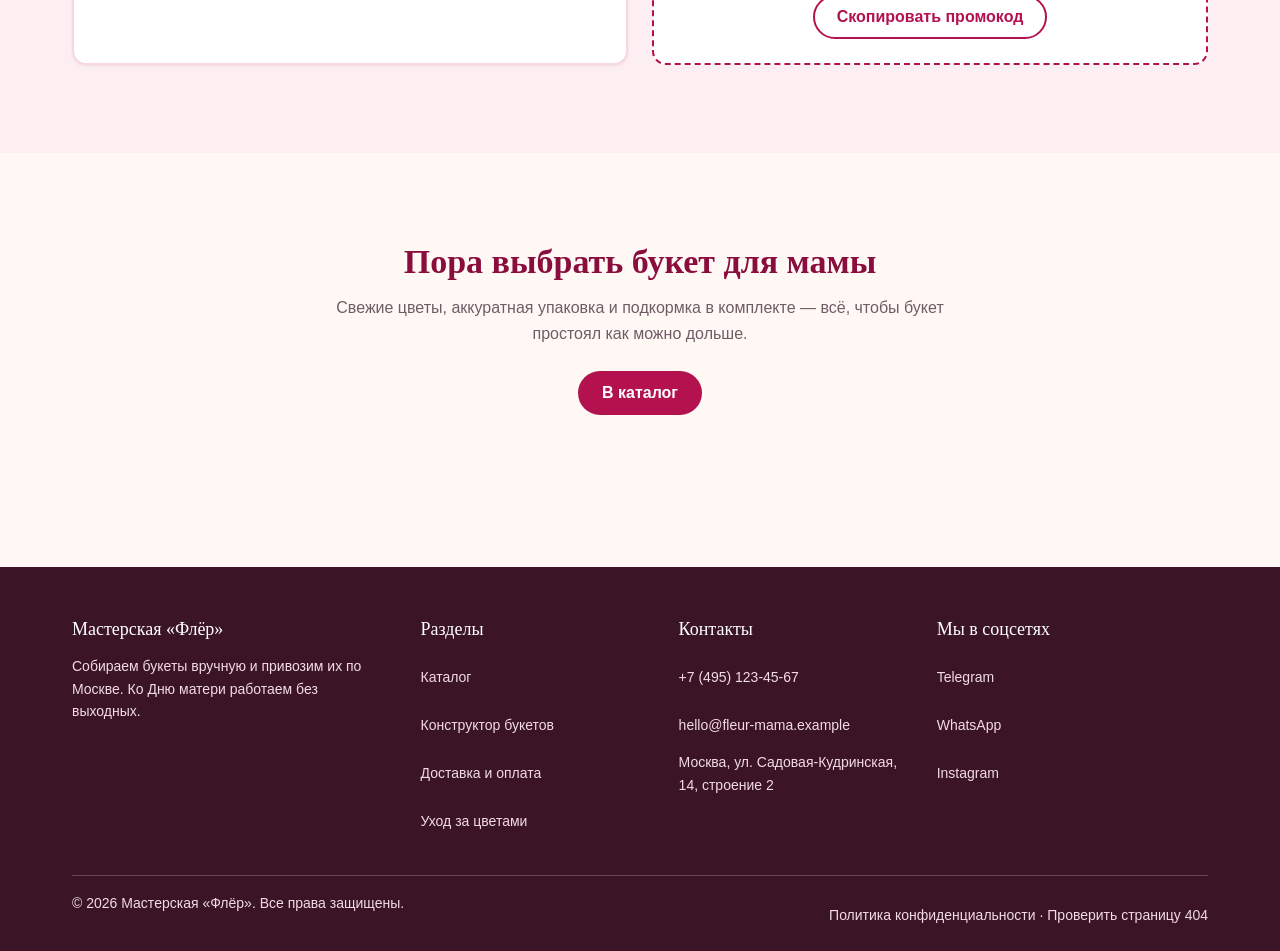
<file: care.html>
<!DOCTYPE html>
<html lang="ru">
<head>
  <!-- Google tag (gtag.js) -->
<script async src="https://www.googletagmanager.com/gtag/js?id=G-1S2L60VEZY"></script>
<script>
  window.dataLayer = window.dataLayer || [];
  function gtag(){dataLayer.push(arguments);}
  gtag('js', new Date());

  gtag('config', 'G-1S2L60VEZY');
</script>

  <meta charset="utf-8">
  <meta name="viewport" content="width=device-width, initial-scale=1">
  <title>Как продлить жизнь букета — 7 правил ухода</title>
  <meta name="description" content="Семь простых правил ухода за букетом: как подрезать стебли, менять воду и подкармливать цветы, чтобы они стояли 7–10 дней. Памятка и промокод внутри.">
  <meta name="theme-color" content="#b3124f">

  <!-- Open Graph -->
  <meta property="og:type" content="website">
  <meta property="og:site_name" content="Мастерская «Флёр»">
  <meta property="og:locale" content="ru_RU">
  <meta property="og:title" content="Как продлить жизнь букета — 7 правил ухода">
  <meta property="og:description" content="Семь правил, которые сохранят свежесть цветов на 7–10 дней. Скачайте памятку и получите промокод на первый заказ.">
  <meta property="og:image" content="https://fleur-mama.example/img/og-care.jpg">
  <meta property="og:image:width" content="1200">
  <meta property="og:image:height" content="630">
  <meta property="og:image:alt" content="Руки подрезают стебли розового букета садовыми ножницами над кухонным столом">
  <meta property="og:url" content="https://fleur-mama.example/care.html">

  <link rel="icon" href="favicon.svg" type="image/svg+xml">
  <link rel="stylesheet" href="css/style.css">
  <script src="js/analytics.js" defer></script>
  <script src="js/main.js" defer></script>
</head>
<body>
  <a class="skip-link" href="#main">Перейти к содержимому</a>

  <!-- ===== Шапка ===== -->
  <header class="site-header">
    <div class="container header-inner">
      <a class="logo" href="index.html" aria-label="Мастерская «Флёр» — на главную">
        <svg viewBox="0 0 32 32" width="32" height="32" aria-hidden="true" focusable="false">
          <circle cx="16" cy="16" r="15" fill="#f8d7e2"/>
          <g fill="#b3124f">
            <circle cx="16" cy="9" r="4.5"/>
            <circle cx="22.5" cy="14" r="4.5"/>
            <circle cx="20" cy="21.5" r="4.5"/>
            <circle cx="12" cy="21.5" r="4.5"/>
            <circle cx="9.5" cy="14" r="4.5"/>
          </g>
          <circle cx="16" cy="16" r="3.5" fill="#fff8f5"/>
        </svg>
        <span>Флёр</span>
      </a>

      <button class="burger" type="button" aria-label="Открыть меню" aria-expanded="false" aria-controls="main-nav">
        <span class="burger-line"></span>
      </button>

      <nav class="main-nav" id="main-nav" aria-label="Основное меню">
        <ul class="menu">
          <li><a class="menu-link" href="index.html">Главная</a></li>
          <li><a class="menu-link" href="catalog.html">Каталог</a></li>
          <li><a class="menu-link" href="builder.html">Конструктор</a></li>
          <li><a class="menu-link" href="delivery.html">Доставка</a></li>
          <li><a class="menu-link active" href="care.html" aria-current="page">Уход</a></li>
          <li><a class="menu-link" href="contacts.html">Заказать</a></li>
          <li><a class="menu-link" href="thanks.html">Спасибо</a></li>
          <li><a class="menu-link" href="privacy.html">Политика</a></li>
        </ul>
        <a class="btn btn-primary header-cta" href="contacts.html"
           data-event="cta_click" data-event-label="header_order" data-event-location="header">Заказать</a>
      </nav>
    </div>
  </header>

  <main id="main">

    <!-- ===== Заголовок страницы ===== -->
    <section class="page-header" aria-labelledby="care-title">
      <div class="container">
        <ol class="breadcrumbs" aria-label="Хлебные крошки">
          <li><a href="index.html">Главная</a></li>
          <li aria-current="page">Уход</li>
        </ol>
        <h1 id="care-title">Как продлить жизнь букета</h1>
        <p class="lead mt-2">Эти 7 правил помогут сохранить свежесть цветов на 7–10 дней — так букет дольше радует маму.</p>
      </div>
    </section>

    <!-- ===== 7 правил ухода ===== -->
    <section class="section" aria-labelledby="rules-heading">
      <div class="container">
        <h2 class="section-title" id="rules-heading">7 правил ухода</h2>
        <p class="section-lead">Ничего сложного: достаточно нескольких минут в день, чтобы цветы остались свежими.</p>

        <ol class="care-list" role="list">

          <li class="care-rule">
            <span class="care-icon" aria-hidden="true">
              <svg viewBox="0 0 24 24" fill="none" stroke="currentColor" stroke-width="2" stroke-linecap="round" stroke-linejoin="round">
                <circle cx="6" cy="6" r="3"/><circle cx="6" cy="18" r="3"/>
                <path d="M20 4 8.12 15.88M14.8 14.8 20 20M8.12 8.12 12 12"/>
              </svg>
            </span>
            <div>
              <h3>Подрежьте стебли наискосок на 2 см</h3>
              <p class="text-muted">Свежий косой срез увеличивает площадь, через которую цветок пьёт воду, и не даёт стеблю упереться в дно вазы. Берите острый нож или секатор — тупые ножницы сминают сосуды.</p>
            </div>
          </li>

          <li class="care-rule">
            <span class="care-icon" aria-hidden="true">
              <svg viewBox="0 0 24 24" fill="none" stroke="currentColor" stroke-width="2" stroke-linecap="round" stroke-linejoin="round">
                <path d="M12 3s6 6.500 6 11a6 6 0 0 1-12 0c0-4.500 6-11 6-11z"/>
              </svg>
            </span>
            <div>
              <h3>Меняйте воду каждые 1–2 дня</h3>
              <p class="text-muted">В тёплой воде быстро размножаются бактерии, из-за которых стебли темнеют и вянут. Наливайте воду комнатной температуры и каждый раз слегка освежайте срез.</p>
            </div>
          </li>

          <li class="care-rule">
            <span class="care-icon" aria-hidden="true">
              <svg viewBox="0 0 24 24" fill="none" stroke="currentColor" stroke-width="2" stroke-linecap="round" stroke-linejoin="round">
                <path d="M12 3l1.800 5.200L19 10l-5.200 1.800L12 17l-1.800-5.200L5 10l5.200-1.800z"/>
                <path d="M19 17v4M17 19h4"/>
              </svg>
            </span>
            <div>
              <h3>Промывайте вазу от налёта</h3>
              <p class="text-muted">Перед новым букетом вымойте вазу мягким моющим средством и хорошо ополосните. Налёт на стенках — главный источник бактерий, которые сокращают жизнь цветов.</p>
            </div>
          </li>

          <li class="care-rule">
            <span class="care-icon" aria-hidden="true">
              <svg viewBox="0 0 24 24" fill="none" stroke="currentColor" stroke-width="2" stroke-linecap="round" stroke-linejoin="round">
                <path d="M5 19c0-8 5-14 14-14 0 9-6 14-14 14z"/><path d="M5 19c3-4 6-7 10-9"/>
              </svg>
            </span>
            <div>
              <h3>Удаляйте листья, которые касаются воды</h3>
              <p class="text-muted">Намокшая листва начинает гнить и портит воду уже за сутки. Оборвите нижние листья, чтобы в воде оставались только стебли.</p>
            </div>
          </li>

          <li class="care-rule">
            <span class="care-icon" aria-hidden="true">
              <svg viewBox="0 0 24 24" fill="none" stroke="currentColor" stroke-width="2" stroke-linecap="round" stroke-linejoin="round">
                <circle cx="12" cy="12" r="4"/>
                <path d="M12 2v2M12 20v2M4.900 4.900l1.400 1.400M17.700 17.700l1.400 1.400M2 12h2M20 12h2M4.900 19.100l1.400-1.400M17.700 6.300l1.400-1.400"/>
              </svg>
            </span>
            <div>
              <h3>Держите букет вдали от прямых солнечных лучей</h3>
              <p class="text-muted">Жара и сквозняки сокращают жизнь цветов. Лучше всего им в прохладной комнате, подальше от батареи, обогревателя и кондиционера.</p>
            </div>
          </li>

          <li class="care-rule">
            <span class="care-icon" aria-hidden="true">
              <svg viewBox="0 0 24 24" fill="none" stroke="currentColor" stroke-width="2" stroke-linecap="round" stroke-linejoin="round">
                <path d="M12 7c-2-2-6-1-6 4 0 5 3 9 6 9s6-4 6-9c0-5-4-6-6-4z"/>
                <path d="M12 7c0-2 1-3 3-4"/>
              </svg>
            </span>
            <div>
              <h3>Не ставьте цветы рядом с фруктами</h3>
              <p class="text-muted">Яблоки, бананы и груши выделяют этилен — газ, из-за которого бутоны быстрее раскрываются, а лепестки осыпаются. Вазу лучше убрать подальше от вазы с фруктами.</p>
            </div>
          </li>

          <li class="care-rule">
            <span class="care-icon" aria-hidden="true">
              <svg viewBox="0 0 24 24" fill="none" stroke="currentColor" stroke-width="2" stroke-linecap="round" stroke-linejoin="round">
                <path d="M6 3h12l1 5H5z"/><path d="M5 8l1 13h12l1-13"/><path d="M9 13h6"/>
              </svg>
            </span>
            <div>
              <h3>Добавляйте подкормку из пакетика к воде</h3>
              <p class="text-muted">Подкормка питает цветы и замедляет рост бактерий. Разведите пакетик строго по инструкции и добавляйте новую порцию при каждой смене воды. Такой пакетик лежит в каждом нашем букете.</p>
            </div>
          </li>

        </ol>
      </div>
    </section>

    <!-- ===== Памятка и промокод ===== -->
    <section class="section section-alt" aria-labelledby="bonus-heading">
      <div class="container">
        <h2 class="section-title" id="bonus-heading">Памятка и подарок для вас</h2>
        <p class="section-lead">Скачайте правила одной страницей и сэкономьте на первом заказе.</p>

        <div class="grid grid-2">

          <div class="summary-box memo-box">
            <h3 class="panel-title">Памятка для холодильника</h3>
            <p>Все 7 правил на одной странице формата А4. Распечатайте и повесьте рядом с вазой — тогда вы точно ничего не забудете.</p>
            <p class="mt-4">
              <a class="btn btn-primary" href="files/care-memo.pdf" download="care-memo.pdf"
                 data-event="file_download" data-event-file-name="care-memo.pdf" data-event-file-extension="pdf" data-event-location="care">Скачать памятку PDF</a>
            </p>
          </div>

          <div class="promo-box">
            <p class="promo-label">Ваш промокод</p>
            <p class="promo-value" id="promo-code">MAMA10</p>
            <p class="promo-caption">Скидка 10% на первый заказ по промокоду</p>
            <p class="mt-4">
              <button class="btn btn-secondary" type="button" id="promo-copy-btn">Скопировать промокод</button>
            </p>
          </div>

        </div>
      </div>
    </section>

    <!-- ===== Переход в каталог ===== -->
    <section class="section" aria-labelledby="care-cta-heading">
      <div class="container text-center">
        <h2 class="section-title" id="care-cta-heading">Пора выбрать букет для мамы</h2>
        <p class="section-lead" style="margin-inline: auto;">Свежие цветы, аккуратная упаковка и подкормка в комплекте — всё, чтобы букет простоял как можно дольше.</p>
        <a class="btn btn-primary" href="catalog.html"
           data-event="cta_click" data-event-label="care_catalog" data-event-location="care">В каталог</a>
      </div>
    </section>

  </main>

  <!-- Сюда выводится уведомление «Промокод скопирован» -->
  <div id="toast-region" role="status" aria-live="polite" aria-atomic="true"></div>

  <!-- ===== Подвал ===== -->
  <footer class="site-footer">
    <div class="container">
      <div class="footer-grid">
        <div>
          <p class="footer-title">Мастерская «Флёр»</p>
          <p>Собираем букеты вручную и привозим их по Москве. Ко Дню матери работаем без выходных.</p>
        </div>

        <div>
          <p class="footer-title">Разделы</p>
          <ul class="footer-list">
            <li><a href="catalog.html">Каталог</a></li>
            <li><a href="builder.html">Конструктор букетов</a></li>
            <li><a href="delivery.html">Доставка и оплата</a></li>
            <li><a href="care.html">Уход за цветами</a></li>
          </ul>
        </div>

        <div>
          <p class="footer-title">Контакты</p>
          <address>
            <ul class="footer-list">
              <li><a href="tel:+74951234567" data-event="contact_click" data-event-method="phone">+7 (495) 123-45-67</a></li>
              <li><a href="mailto:hello@fleur-mama.example" data-event="contact_click" data-event-method="email">hello@fleur-mama.example</a></li>
              <li>Москва, ул. Садовая-Кудринская, 14, строение 2</li>
            </ul>
          </address>
        </div>

        <div>
          <p class="footer-title">Мы в соцсетях</p>
          <ul class="footer-list">
            <li><a href="https://t.me/fleur_mama" target="_blank" rel="noopener noreferrer"
                   data-event="social_click" data-event-network="telegram">Telegram</a></li>
            <li><a href="https://wa.me/74951234567" target="_blank" rel="noopener noreferrer"
                   data-event="social_click" data-event-network="whatsapp">WhatsApp</a></li>
            <li><a href="https://instagram.com/fleur_mama" target="_blank" rel="noopener noreferrer"
                   data-event="social_click" data-event-network="instagram">Instagram</a></li>
          </ul>
        </div>
      </div>

      <div class="footer-bottom">
        <p>© <span data-current-year>2026</span> Мастерская «Флёр». Все права защищены.</p>
        <p>
          <a href="privacy.html">Политика конфиденциальности</a>
          ·
          <a href="404.html">Проверить страницу 404</a>
        </p>
      </div>
    </div>
  </footer>

  <script>
    /* Копирование промокода: буфер обмена, тост и событие promo_copy */
    (function () {
      'use strict';

      const button = document.getElementById('promo-copy-btn');
      const codeEl = document.getElementById('promo-code');
      const region = document.getElementById('toast-region');
      if (!button || !codeEl || !region) {
        return;
      }

      let timer = null;

      function showToast(text) {
        region.textContent = '';
        const toast = document.createElement('div');
        toast.className = 'toast';
        toast.textContent = text;
        region.appendChild(toast);

        clearTimeout(timer);
        timer = setTimeout(function () { region.textContent = ''; }, 2800);
      }

      // Запасной способ для браузеров без Clipboard API или при запрете доступа
      function fallbackCopy(text) {
        const area = document.createElement('textarea');
        area.value = text;
        area.setAttribute('readonly', '');
        area.style.position = 'fixed';
        area.style.opacity = '0';
        document.body.appendChild(area);
        area.select();

        let ok = false;
        try {
          ok = document.execCommand('copy');
        } catch (e) {
          ok = false;
        }
        document.body.removeChild(area);
        return ok;
      }

      function copyText(text) {
        if (navigator.clipboard && window.isSecureContext) {
          return navigator.clipboard.writeText(text).then(
            function () { return true; },
            function () { return fallbackCopy(text); }
          );
        }
        return Promise.resolve(fallbackCopy(text));
      }

      button.addEventListener('click', function () {
        const promo = codeEl.textContent.trim();

        copyText(promo).then(function (ok) {
          if (!ok) {
            showToast('Не удалось скопировать. Выделите код и скопируйте его вручную.');
            return;
          }

          showToast('Промокод скопирован');

          if (typeof window.trackEvent === 'function') {
            window.trackEvent('promo_copy', { promo: promo });
          } else {
            window.dataLayer = window.dataLayer || [];
            window.dataLayer.push({ event: 'promo_copy', promo: promo });
          }
        });
      });
    })();
  </script>
</body>
</html>
</file>
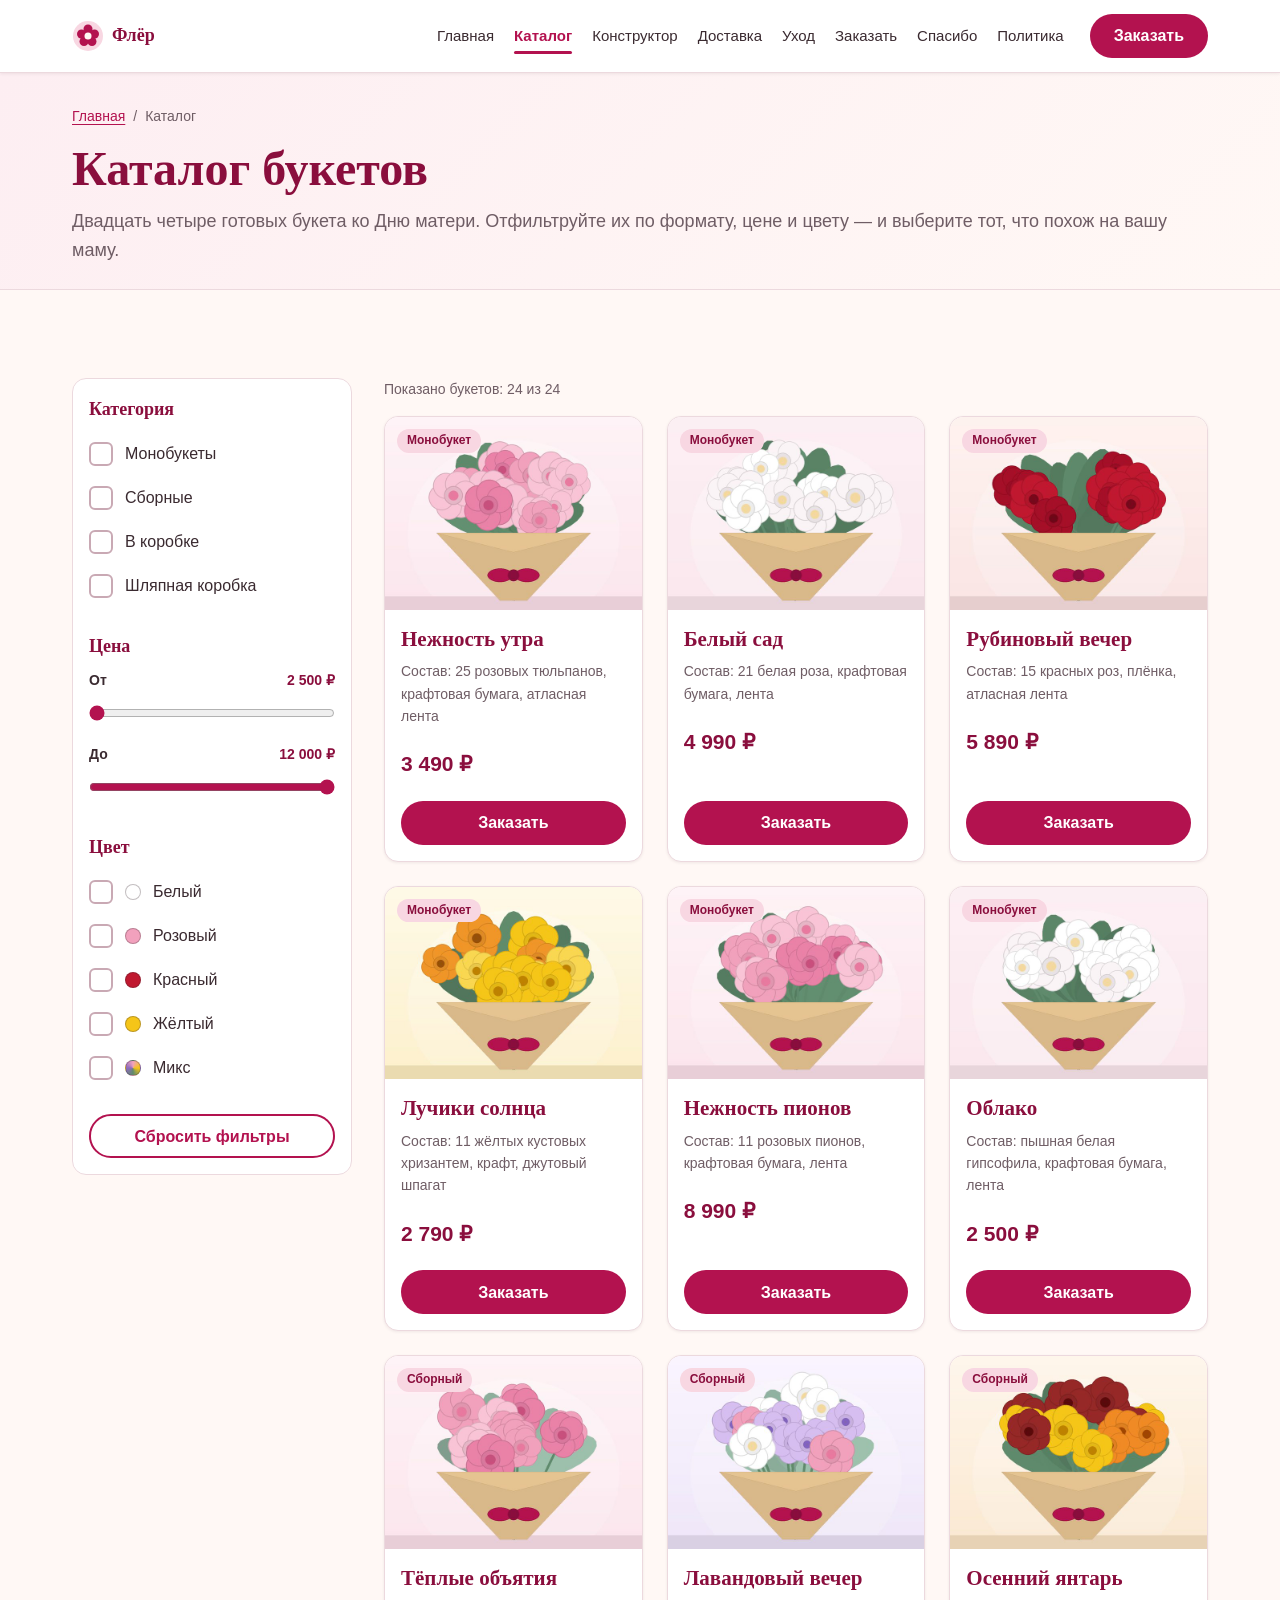
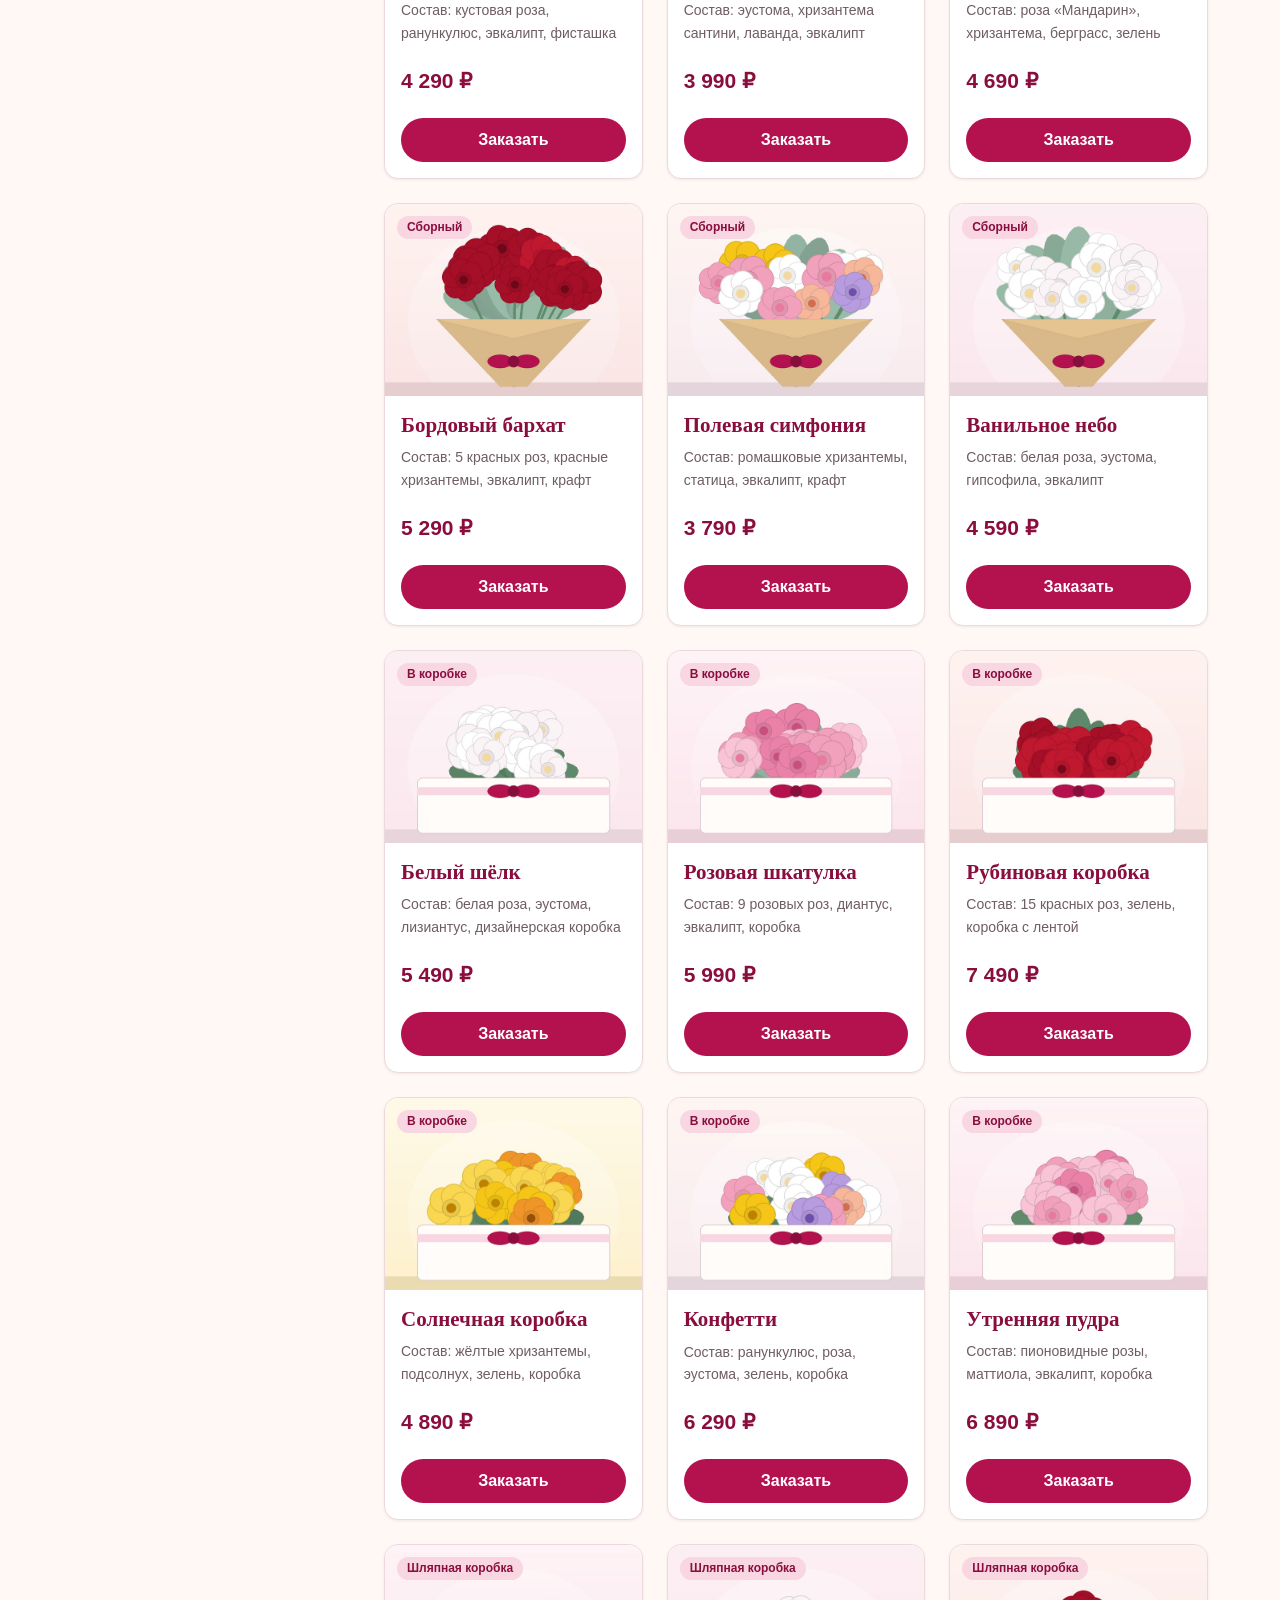
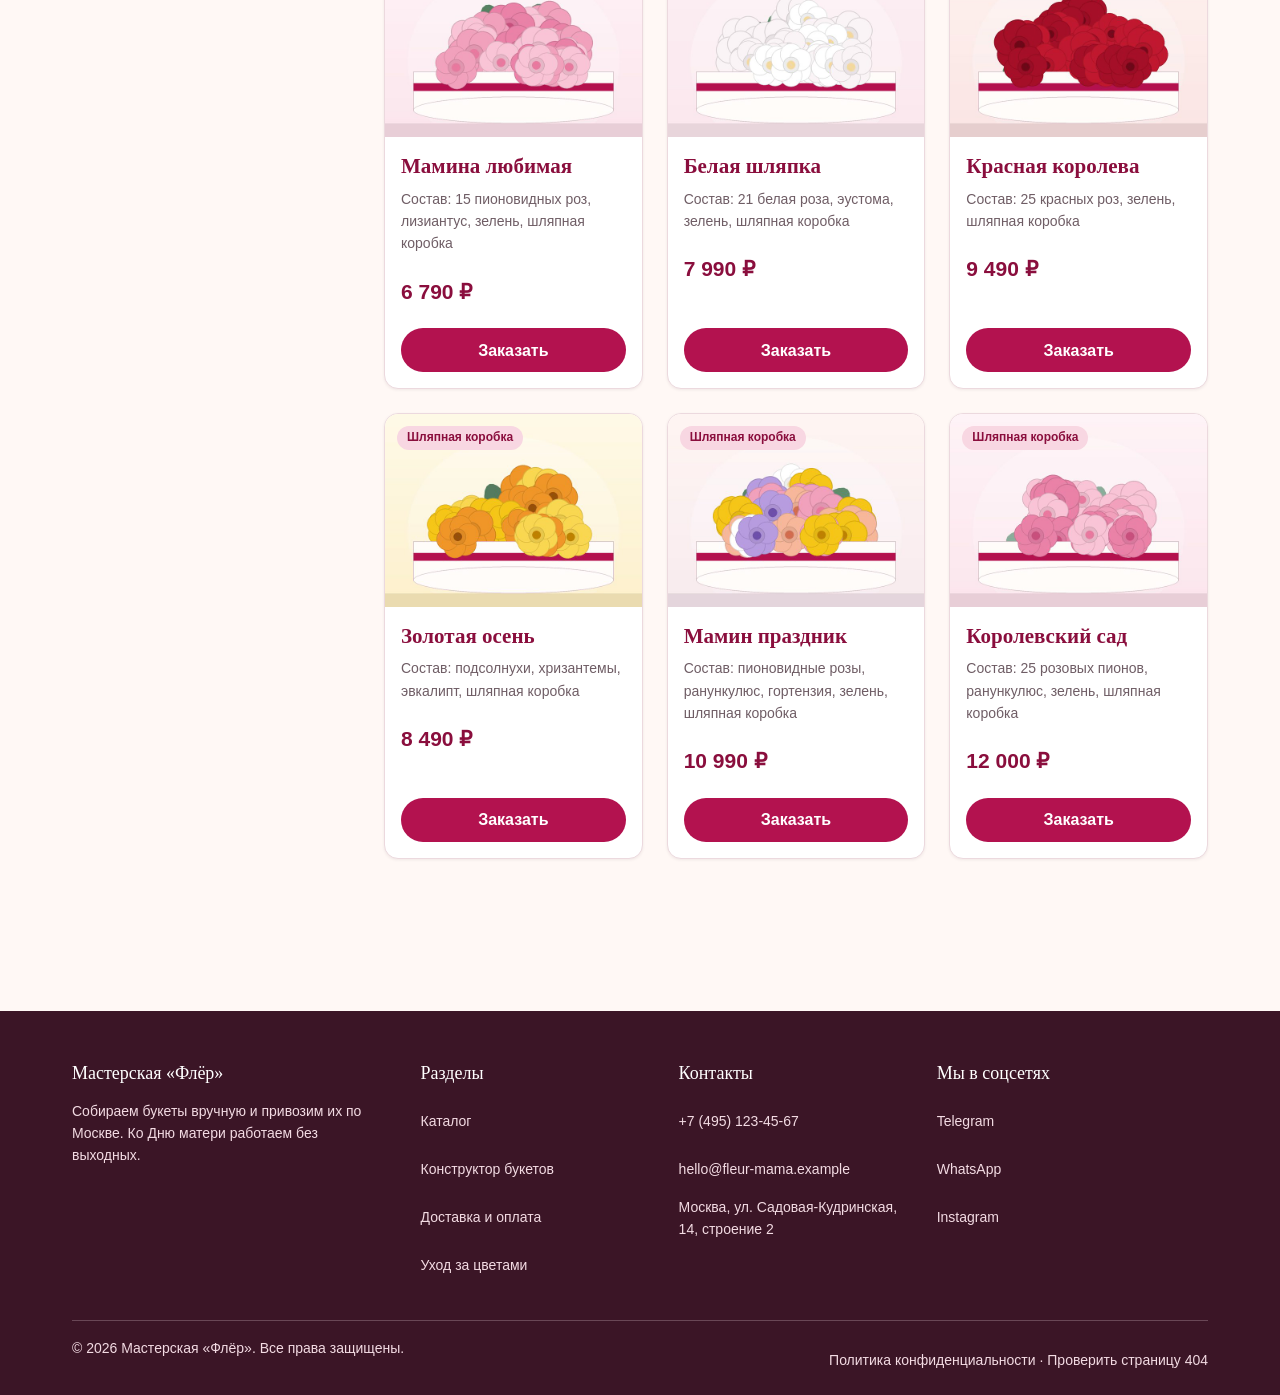
<file: catalog.html>
<!DOCTYPE html>
<html lang="ru">
<head>
  <!-- Google tag (gtag.js) -->
<script async src="https://www.googletagmanager.com/gtag/js?id=G-1S2L60VEZY"></script>
<script>
  window.dataLayer = window.dataLayer || [];
  function gtag(){dataLayer.push(arguments);}
  gtag('js', new Date());

  gtag('config', 'G-1S2L60VEZY');
</script>

  <meta charset="utf-8">
  <meta name="viewport" content="width=device-width, initial-scale=1">
  <title>Каталог букетов ко Дню матери — 24 композиции с доставкой</title>
  <meta name="description" content="Выберите букет ко Дню матери по категории, цене и цвету: 24 композиции — моно, сборные, в коробках и шляпных коробках. Доставка по Москве от 2 часов.">
  <meta name="theme-color" content="#b3124f">

  <!-- Open Graph -->
  <meta property="og:type" content="website">
  <meta property="og:site_name" content="Мастерская «Флёр»">
  <meta property="og:locale" content="ru_RU">
  <meta property="og:title" content="Каталог букетов ко Дню матери — 24 композиции с доставкой">
  <meta property="og:description" content="Подберите букет для мамы по категории, цене и цвету. Свежие цветы, фото перед отправкой, доставка по Москве от 2 часов.">
  <meta property="og:image" content="https://fleur-mama.example/img/og-catalog.jpg">
  <meta property="og:image:width" content="1200">
  <meta property="og:image:height" content="630">
  <meta property="og:image:alt" content="Витрина букетов ко Дню матери: тюльпаны, пионовидные розы и композиции в шляпных коробках">
  <meta property="og:url" content="https://fleur-mama.example/catalog.html">

  <link rel="icon" href="favicon.svg" type="image/svg+xml">
  <link rel="stylesheet" href="css/style.css">
  <script src="js/analytics.js" defer></script>
  <script src="js/main.js" defer></script>
  <script src="js/catalog.js" defer></script>
</head>
<body>
  <a class="skip-link" href="#main">Перейти к содержимому</a>

  <!-- ===== Шапка ===== -->
  <header class="site-header">
    <div class="container header-inner">
      <a class="logo" href="index.html" aria-label="Мастерская «Флёр» — на главную">
        <svg viewBox="0 0 32 32" width="32" height="32" aria-hidden="true" focusable="false">
          <circle cx="16" cy="16" r="15" fill="#f8d7e2"/>
          <g fill="#b3124f">
            <circle cx="16" cy="9" r="4.5"/>
            <circle cx="22.5" cy="14" r="4.5"/>
            <circle cx="20" cy="21.5" r="4.5"/>
            <circle cx="12" cy="21.5" r="4.5"/>
            <circle cx="9.5" cy="14" r="4.5"/>
          </g>
          <circle cx="16" cy="16" r="3.5" fill="#fff8f5"/>
        </svg>
        <span>Флёр</span>
      </a>

      <button class="burger" type="button" aria-label="Открыть меню" aria-expanded="false" aria-controls="main-nav">
        <span class="burger-line"></span>
      </button>

      <nav class="main-nav" id="main-nav" aria-label="Основное меню">
        <ul class="menu">
          <li><a class="menu-link" href="index.html">Главная</a></li>
          <li><a class="menu-link active" href="catalog.html" aria-current="page">Каталог</a></li>
          <li><a class="menu-link" href="builder.html">Конструктор</a></li>
          <li><a class="menu-link" href="delivery.html">Доставка</a></li>
          <li><a class="menu-link" href="care.html">Уход</a></li>
          <li><a class="menu-link" href="contacts.html">Заказать</a></li>
          <li><a class="menu-link" href="thanks.html">Спасибо</a></li>
          <li><a class="menu-link" href="privacy.html">Политика</a></li>
        </ul>
        <a class="btn btn-primary header-cta" href="contacts.html"
           data-event="cta_click" data-event-label="header_order" data-event-location="header">Заказать</a>
      </nav>
    </div>
  </header>

  <main id="main">

    <!-- ===== Заголовок страницы ===== -->
    <section class="page-header" aria-labelledby="catalog-title">
      <div class="container">
        <ol class="breadcrumbs" aria-label="Хлебные крошки">
          <li><a href="index.html">Главная</a></li>
          <li aria-current="page">Каталог</li>
        </ol>
        <h1 id="catalog-title">Каталог букетов</h1>
        <p class="lead mt-2">Двадцать четыре готовых букета ко Дню матери. Отфильтруйте их по формату, цене и цвету — и выберите тот, что похож на вашу маму.</p>
      </div>
    </section>

    <section class="section" aria-label="Подбор букета">
      <div class="container catalog-layout">

        <!-- ===== Фильтры ===== -->
        <aside class="catalog-aside" aria-label="Фильтры каталога">
          <button class="btn btn-secondary filters-toggle" type="button" id="filters-toggle"
                  aria-expanded="false" aria-controls="filters-panel">
            Фильтры
            <span class="filters-count" id="filters-active-count" hidden></span>
          </button>

          <div class="filter-panel" id="filters-panel">
            <h2 class="visually-hidden">Фильтры</h2>
            <form id="filters-form" class="filter-form" novalidate>

              <fieldset class="filter-group">
                <legend>Категория</legend>
                <label class="checkbox"><input type="checkbox" name="category" value="mono"> Монобукеты</label>
                <label class="checkbox"><input type="checkbox" name="category" value="mixed"> Сборные</label>
                <label class="checkbox"><input type="checkbox" name="category" value="box"> В коробке</label>
                <label class="checkbox"><input type="checkbox" name="category" value="hatbox"> Шляпная коробка</label>
              </fieldset>

              <fieldset class="filter-group">
                <legend>Цена</legend>
                <div class="range-field">
                  <div class="range-head">
                    <label for="price-from">От</label>
                    <output id="price-from-out" for="price-from">2&nbsp;500&nbsp;₽</output>
                  </div>
                  <input class="range" type="range" id="price-from" name="price_from"
                         min="2500" max="12000" step="100" value="2500">
                </div>
                <div class="range-field">
                  <div class="range-head">
                    <label for="price-to">До</label>
                    <output id="price-to-out" for="price-to">12&nbsp;000&nbsp;₽</output>
                  </div>
                  <input class="range" type="range" id="price-to" name="price_to"
                         min="2500" max="12000" step="100" value="12000">
                </div>
              </fieldset>

              <fieldset class="filter-group">
                <legend>Цвет</legend>
                <label class="checkbox"><input type="checkbox" name="color" value="white"> <span class="swatch swatch-white" aria-hidden="true"></span> Белый</label>
                <label class="checkbox"><input type="checkbox" name="color" value="pink"> <span class="swatch swatch-pink" aria-hidden="true"></span> Розовый</label>
                <label class="checkbox"><input type="checkbox" name="color" value="red"> <span class="swatch swatch-red" aria-hidden="true"></span> Красный</label>
                <label class="checkbox"><input type="checkbox" name="color" value="yellow"> <span class="swatch swatch-yellow" aria-hidden="true"></span> Жёлтый</label>
                <label class="checkbox"><input type="checkbox" name="color" value="mix"> <span class="swatch swatch-mix" aria-hidden="true"></span> Микс</label>
              </fieldset>

              <div class="filter-actions">
                <button class="btn btn-secondary btn-block" type="button" data-reset-filters>Сбросить фильтры</button>
              </div>
            </form>
          </div>
        </aside>

        <!-- ===== Товары ===== -->
        <div class="catalog-results">
          <h2 class="visually-hidden">Букеты</h2>
          <p class="catalog-count" id="catalog-count" role="status" aria-live="polite">Показано букетов: 24 из 24</p>

          <noscript>
            <div class="alert alert-warning">Каталог и фильтры работают с включённым JavaScript. Включите его в настройках браузера или позвоните нам: <a href="tel:+74951234567">+7 (495) 123-45-67</a> — подберём букет по телефону.</div>
          </noscript>

          <div class="grid grid-3" id="catalog-grid"></div>

          <div class="empty-state" id="catalog-empty" hidden>
            <p>По выбранным фильтрам букетов нет. Попробуйте изменить условия.</p>
            <p class="mt-4">
              <button class="btn btn-primary" type="button" data-reset-filters>Сбросить фильтры</button>
            </p>
          </div>
        </div>

      </div>
    </section>

  </main>

  <!-- ===== Подвал ===== -->
  <footer class="site-footer">
    <div class="container">
      <div class="footer-grid">
        <div>
          <p class="footer-title">Мастерская «Флёр»</p>
          <p>Собираем букеты вручную и привозим их по Москве. Ко Дню матери работаем без выходных.</p>
        </div>

        <div>
          <p class="footer-title">Разделы</p>
          <ul class="footer-list">
            <li><a href="catalog.html">Каталог</a></li>
            <li><a href="builder.html">Конструктор букетов</a></li>
            <li><a href="delivery.html">Доставка и оплата</a></li>
            <li><a href="care.html">Уход за цветами</a></li>
          </ul>
        </div>

        <div>
          <p class="footer-title">Контакты</p>
          <address>
            <ul class="footer-list">
              <li><a href="tel:+74951234567" data-event="contact_click" data-event-method="phone">+7 (495) 123-45-67</a></li>
              <li><a href="mailto:hello@fleur-mama.example" data-event="contact_click" data-event-method="email">hello@fleur-mama.example</a></li>
              <li>Москва, ул. Садовая-Кудринская, 14, строение 2</li>
            </ul>
          </address>
        </div>

        <div>
          <p class="footer-title">Мы в соцсетях</p>
          <ul class="footer-list">
            <li><a href="https://t.me/fleur_mama" target="_blank" rel="noopener noreferrer"
                   data-event="social_click" data-event-network="telegram">Telegram</a></li>
            <li><a href="https://wa.me/74951234567" target="_blank" rel="noopener noreferrer"
                   data-event="social_click" data-event-network="whatsapp">WhatsApp</a></li>
            <li><a href="https://instagram.com/fleur_mama" target="_blank" rel="noopener noreferrer"
                   data-event="social_click" data-event-network="instagram">Instagram</a></li>
          </ul>
        </div>
      </div>

      <div class="footer-bottom">
        <p>© <span data-current-year>2026</span> Мастерская «Флёр». Все права защищены.</p>
        <p>
          <a href="privacy.html">Политика конфиденциальности</a>
          ·
          <a href="404.html">Проверить страницу 404</a>
        </p>
      </div>
    </div>
  </footer>
</body>
</html>
</file>
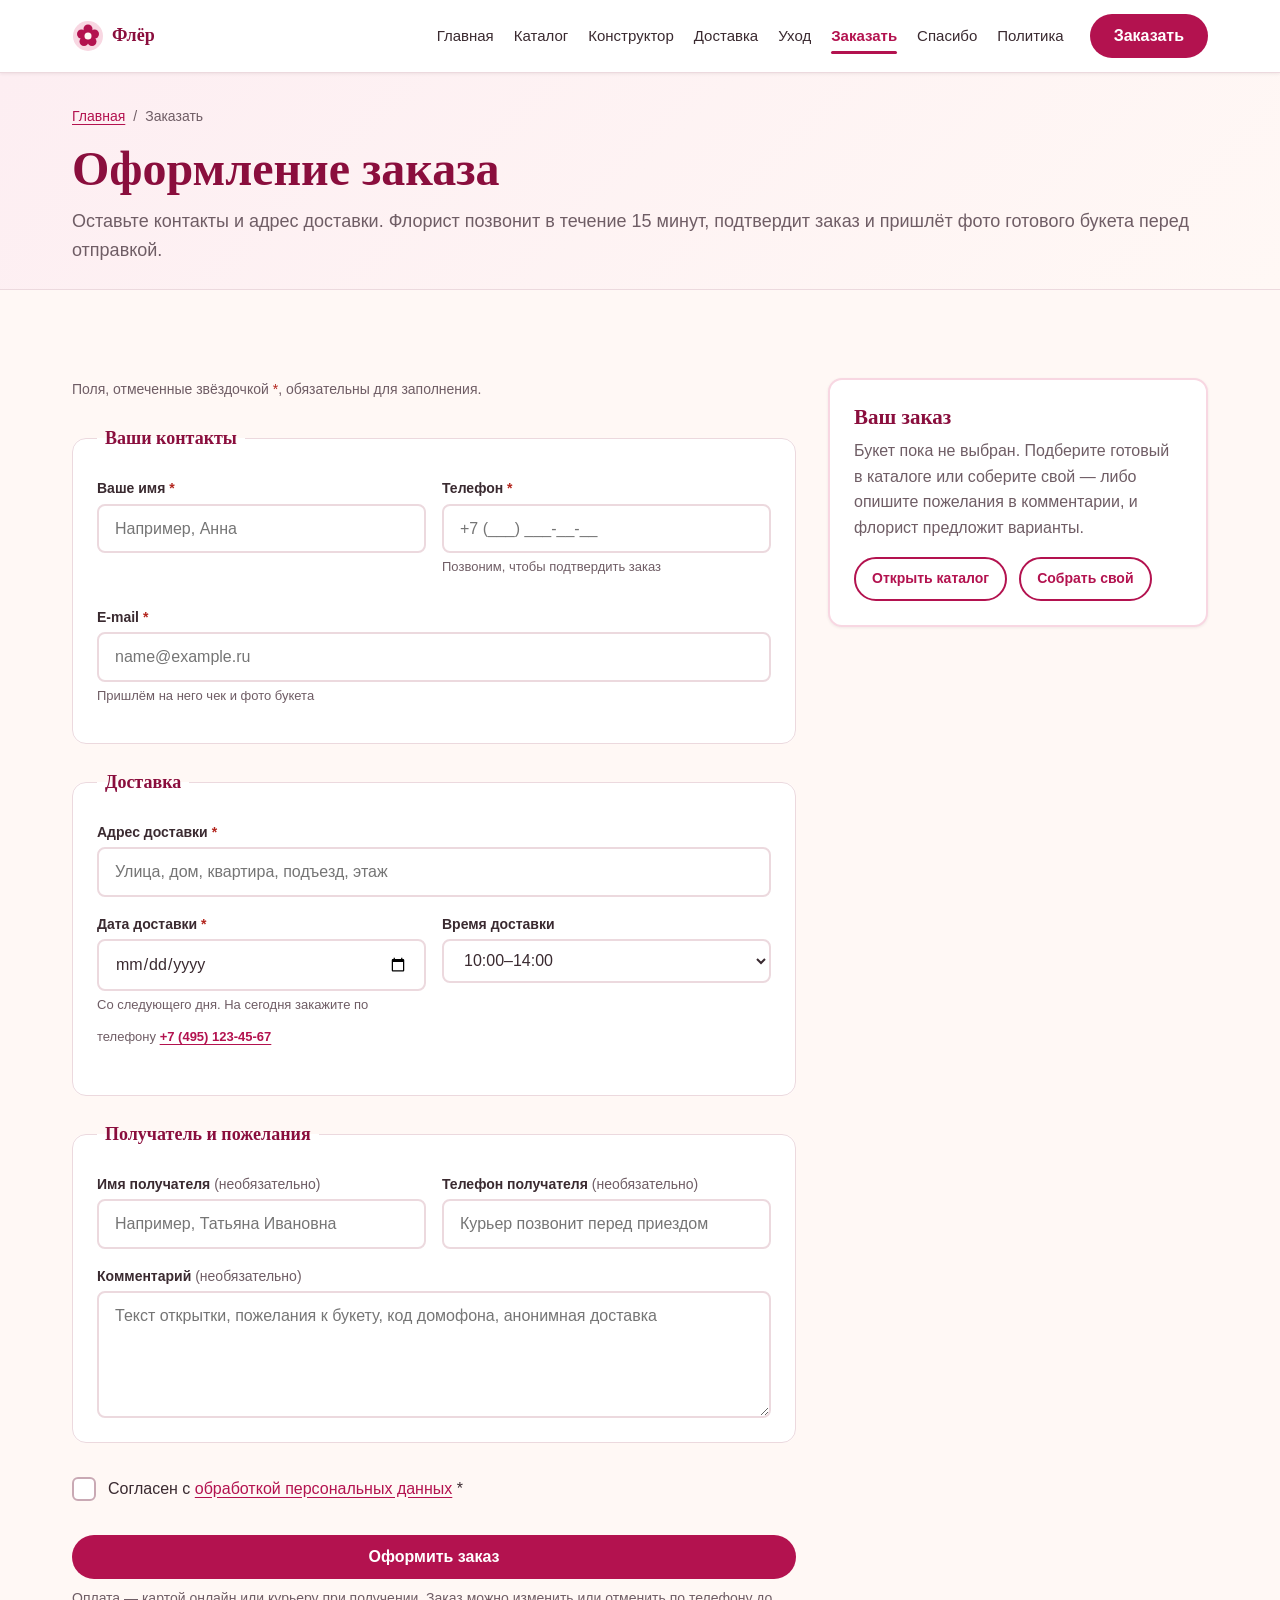
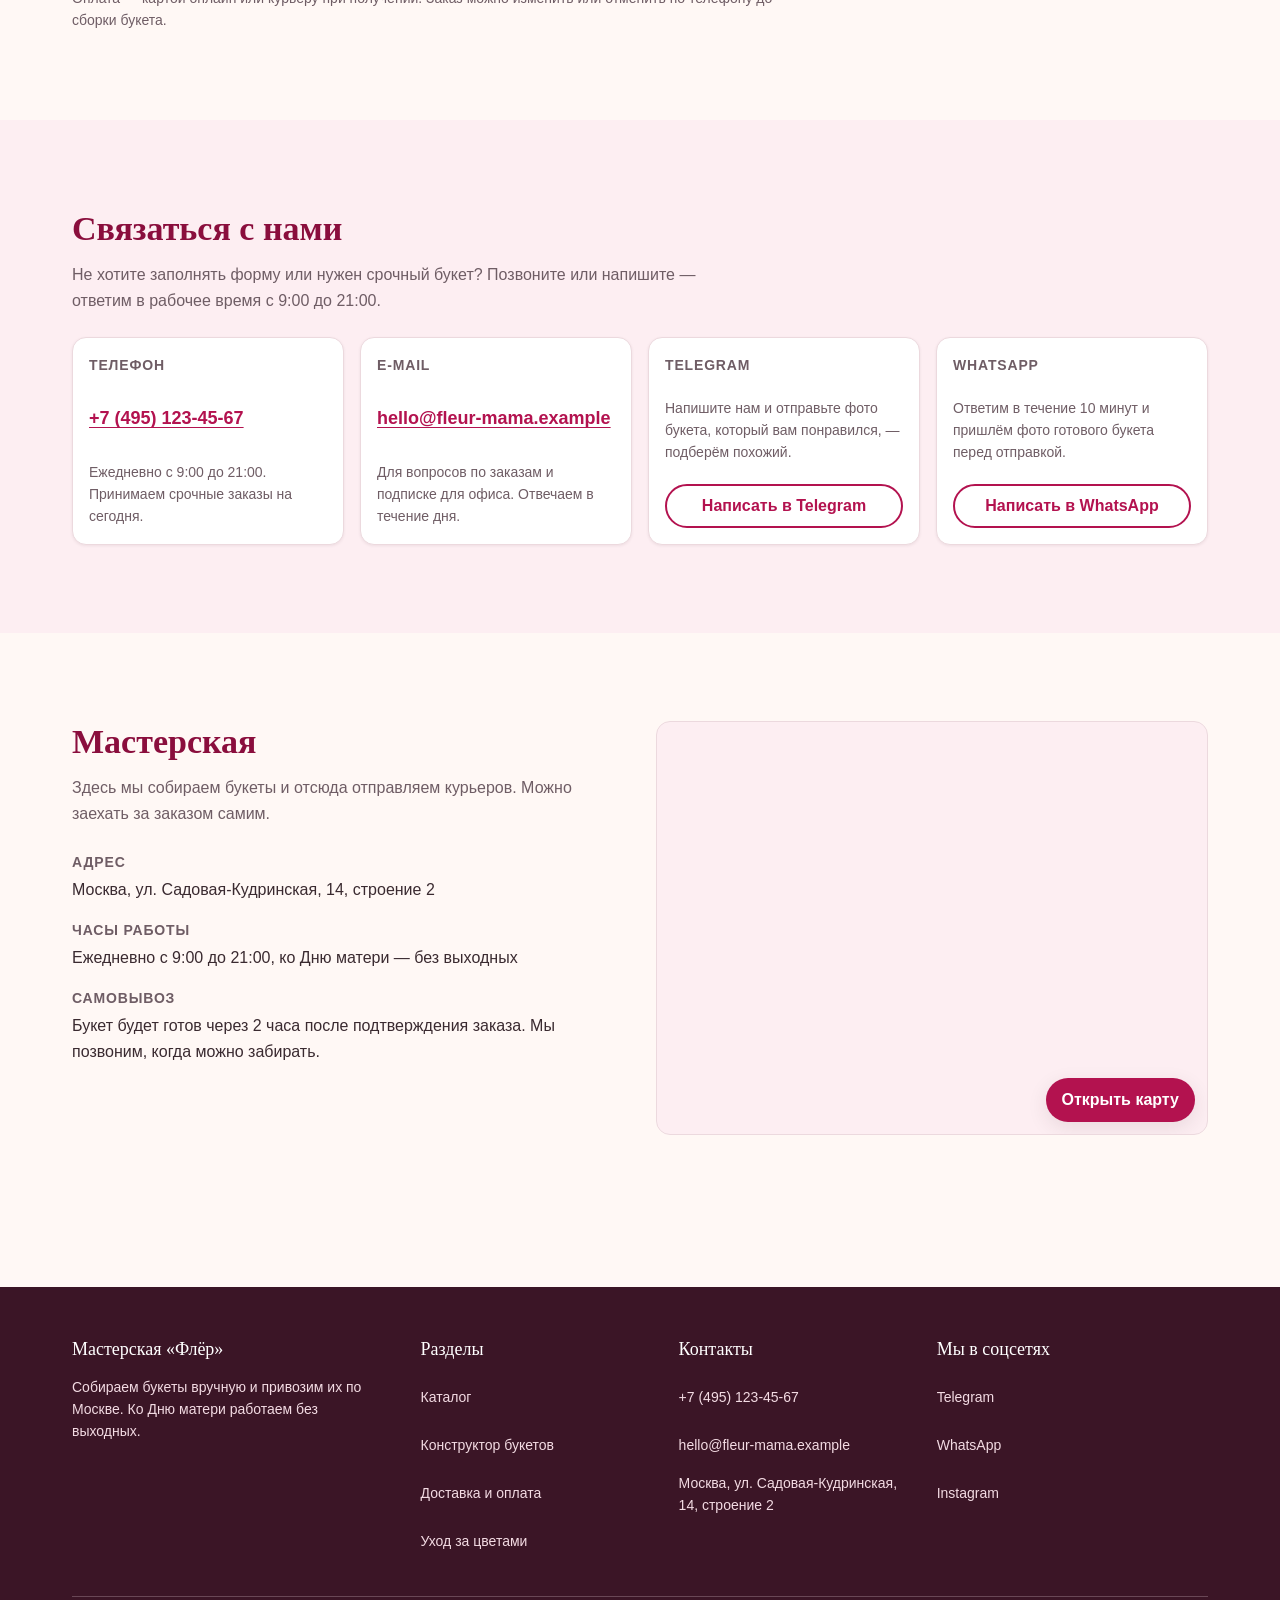
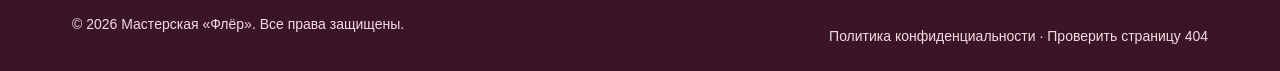
<file: contacts.html>
<!DOCTYPE html>
<html lang="ru">
<head>
  <!-- Google tag (gtag.js) -->
<script async src="https://www.googletagmanager.com/gtag/js?id=G-1S2L60VEZY"></script>
<script>
  window.dataLayer = window.dataLayer || [];
  function gtag(){dataLayer.push(arguments);}
  gtag('js', new Date());

  gtag('config', 'G-1S2L60VEZY');
</script>

  <meta charset="utf-8">
  <meta name="viewport" content="width=device-width, initial-scale=1">
  <title>Оформление заказа — доставка букетов ко Дню матери</title>
  <meta name="description" content="Оформите заказ на букет ко Дню матери: укажите адрес, дату и время доставки по Москве. Подтвердим заказ по телефону и пришлём фото букета перед отправкой.">
  <meta name="theme-color" content="#b3124f">

  <!-- Open Graph -->
  <meta property="og:type" content="website">
  <meta property="og:site_name" content="Мастерская «Флёр»">
  <meta property="og:locale" content="ru_RU">
  <meta property="og:title" content="Оформление заказа — доставка букетов ко Дню матери">
  <meta property="og:description" content="Адрес, дата и время доставки — и букет для мамы в пути. Подтверждаем заказ по телефону и присылаем фото перед отправкой.">
  <meta property="og:image" content="https://fleur-mama.example/img/og-contacts.jpg">
  <meta property="og:image:width" content="1200">
  <meta property="og:image:height" content="630">
  <meta property="og:image:alt" content="Флорист упаковывает букет в мастерской перед отправкой курьеру">
  <meta property="og:url" content="https://fleur-mama.example/contacts.html">

  <link rel="icon" href="favicon.svg" type="image/svg+xml">
  <link rel="stylesheet" href="css/style.css">
  <script src="js/analytics.js" defer></script>
  <script src="js/main.js" defer></script>
  <script src="js/form.js" defer></script>
</head>
<body>
  <a class="skip-link" href="#main">Перейти к содержимому</a>

  <!-- ===== Шапка ===== -->
  <header class="site-header">
    <div class="container header-inner">
      <a class="logo" href="index.html" aria-label="Мастерская «Флёр» — на главную">
        <svg viewBox="0 0 32 32" width="32" height="32" aria-hidden="true" focusable="false">
          <circle cx="16" cy="16" r="15" fill="#f8d7e2"/>
          <g fill="#b3124f">
            <circle cx="16" cy="9" r="4.5"/>
            <circle cx="22.5" cy="14" r="4.5"/>
            <circle cx="20" cy="21.5" r="4.5"/>
            <circle cx="12" cy="21.5" r="4.5"/>
            <circle cx="9.5" cy="14" r="4.5"/>
          </g>
          <circle cx="16" cy="16" r="3.5" fill="#fff8f5"/>
        </svg>
        <span>Флёр</span>
      </a>

      <button class="burger" type="button" aria-label="Открыть меню" aria-expanded="false" aria-controls="main-nav">
        <span class="burger-line"></span>
      </button>

      <nav class="main-nav" id="main-nav" aria-label="Основное меню">
        <ul class="menu">
          <li><a class="menu-link" href="index.html">Главная</a></li>
          <li><a class="menu-link" href="catalog.html">Каталог</a></li>
          <li><a class="menu-link" href="builder.html">Конструктор</a></li>
          <li><a class="menu-link" href="delivery.html">Доставка</a></li>
          <li><a class="menu-link" href="care.html">Уход</a></li>
          <li><a class="menu-link active" href="contacts.html" aria-current="page">Заказать</a></li>
          <li><a class="menu-link" href="thanks.html">Спасибо</a></li>
          <li><a class="menu-link" href="privacy.html">Политика</a></li>
        </ul>
        <a class="btn btn-primary header-cta" href="contacts.html"
           data-event="cta_click" data-event-label="header_order" data-event-location="header">Заказать</a>
      </nav>
    </div>
  </header>

  <main id="main">

    <!-- ===== Заголовок страницы ===== -->
    <section class="page-header" aria-labelledby="order-title">
      <div class="container">
        <ol class="breadcrumbs" aria-label="Хлебные крошки">
          <li><a href="index.html">Главная</a></li>
          <li aria-current="page">Заказать</li>
        </ol>
        <h1 id="order-title">Оформление заказа</h1>
        <p class="lead mt-2">Оставьте контакты и адрес доставки. Флорист позвонит в течение 15 минут, подтвердит заказ и пришлёт фото готового букета перед отправкой.</p>
      </div>
    </section>

    <!-- ===== Форма заказа ===== -->
    <section class="section" aria-labelledby="form-title">
      <div class="container">
        <h2 class="visually-hidden" id="form-title">Данные для заказа</h2>

        <noscript>
          <div class="alert alert-warning mb-5">Форма работает с включённым JavaScript. Включите его в настройках браузера или закажите по телефону: <a href="tel:+74951234567">+7 (495) 123-45-67</a>.</div>
        </noscript>

        <div class="order-layout">

          <form class="form order-form" id="order-form" novalidate aria-labelledby="form-title">
            <p class="form-note">Поля, отмеченные звёздочкой <span class="req-star" aria-hidden="true">*</span>, обязательны для заполнения.</p>

            <div class="alert alert-error" id="form-status" role="alert" hidden></div>

            <!-- Скрытые поля: заполняются из адресной строки (form.js) -->
            <input type="hidden" name="item_id" value="">
            <input type="hidden" name="item_name" value="">
            <input type="hidden" name="price" value="">
            <input type="hidden" name="composition" value="">
            <input type="hidden" name="delivery_method" value="">
            <input type="hidden" name="delivery_zone" value="">
            <input type="hidden" name="delivery_urgency" value="">
            <input type="hidden" name="delivery_price" value="">
            <input type="hidden" name="subscription" value="">

            <fieldset class="form-section">
              <legend>Ваши контакты</legend>
              <div class="form-grid">
                <div class="form-group">
                  <label class="form-label" for="name">Ваше имя <span class="req" aria-hidden="true">*</span></label>
                  <input class="form-control" type="text" id="name" name="name" autocomplete="name" required
                         placeholder="Например, Анна" aria-invalid="false" aria-describedby="name-error">
                  <p class="form-error" id="name-error" aria-live="polite"></p>
                </div>

                <div class="form-group">
                  <label class="form-label" for="phone">Телефон <span class="req" aria-hidden="true">*</span></label>
                  <input class="form-control" type="tel" id="phone" name="phone" inputmode="tel" autocomplete="tel" required
                         placeholder="+7 (___) ___-__-__" aria-invalid="false" aria-describedby="phone-hint phone-error">
                  <p class="form-hint" id="phone-hint">Позвоним, чтобы подтвердить заказ</p>
                  <p class="form-error" id="phone-error" aria-live="polite"></p>
                </div>

                <div class="form-group span-2">
                  <label class="form-label" for="email">E-mail <span class="req" aria-hidden="true">*</span></label>
                  <input class="form-control" type="email" id="email" name="email" autocomplete="email" required
                         placeholder="name@example.ru" aria-invalid="false" aria-describedby="email-hint email-error">
                  <p class="form-hint" id="email-hint">Пришлём на него чек и фото букета</p>
                  <p class="form-error" id="email-error" aria-live="polite"></p>
                </div>
              </div>
            </fieldset>

            <fieldset class="form-section">
              <legend>Доставка</legend>
              <div class="form-grid">
                <div class="form-group span-2">
                  <label class="form-label" for="address">Адрес доставки <span class="req" aria-hidden="true">*</span></label>
                  <input class="form-control" type="text" id="address" name="address" autocomplete="street-address" required
                         placeholder="Улица, дом, квартира, подъезд, этаж" aria-invalid="false" aria-describedby="address-error">
                  <p class="form-error" id="address-error" aria-live="polite"></p>
                </div>

                <div class="form-group">
                  <label class="form-label" for="date">Дата доставки <span class="req" aria-hidden="true">*</span></label>
                  <input class="form-control" type="date" id="date" name="date" required
                         aria-invalid="false" aria-describedby="date-hint date-error">
                  <p class="form-hint" id="date-hint">Со следующего дня. На сегодня закажите по телефону <a href="tel:+74951234567" data-event="contact_click" data-event-method="phone">+7 (495) 123-45-67</a></p>
                  <p class="form-error" id="date-error" aria-live="polite"></p>
                </div>

                <div class="form-group">
                  <label class="form-label" for="time">Время доставки</label>
                  <select class="form-control" id="time" name="time">
                    <option value="10-14">10:00–14:00</option>
                    <option value="14-18">14:00–18:00</option>
                    <option value="18-22">18:00–22:00</option>
                  </select>
                </div>
              </div>
            </fieldset>

            <fieldset class="form-section">
              <legend>Получатель и пожелания</legend>
              <div class="form-grid">
                <div class="form-group">
                  <label class="form-label" for="recipient-name">Имя получателя <span class="form-optional">(необязательно)</span></label>
                  <input class="form-control" type="text" id="recipient-name" name="recipient_name" autocomplete="off"
                         placeholder="Например, Татьяна Ивановна">
                </div>

                <div class="form-group">
                  <label class="form-label" for="recipient-phone">Телефон получателя <span class="form-optional">(необязательно)</span></label>
                  <input class="form-control" type="tel" id="recipient-phone" name="recipient_phone" inputmode="tel" autocomplete="off"
                         placeholder="Курьер позвонит перед приездом">
                </div>

                <div class="form-group span-2">
                  <label class="form-label" for="comment">Комментарий <span class="form-optional">(необязательно)</span></label>
                  <textarea class="form-control" id="comment" name="comment" rows="4" maxlength="500"
                            placeholder="Текст открытки, пожелания к букету, код домофона, анонимная доставка"></textarea>
                </div>
              </div>
            </fieldset>

            <div class="form-group consent-group">
              <label class="checkbox" for="consent">
                <input type="checkbox" id="consent" name="consent" autocomplete="off" required
                       aria-invalid="false" aria-describedby="consent-error">
                <span>Согласен с <a href="privacy.html" target="_blank" rel="noopener">обработкой персональных данных</a> <span class="req" aria-hidden="true">*</span></span>
              </label>
              <p class="form-error" id="consent-error" aria-live="polite"></p>
            </div>

            <div>
              <button class="btn btn-primary btn-block" type="submit" id="submit-btn">Оформить заказ</button>
              <p class="form-note mt-2">Оплата — картой онлайн или курьеру при получении. Заказ можно изменить или отменить по телефону до сборки букета.</p>
            </div>
          </form>

          <aside class="order-aside" aria-labelledby="order-summary-title">
            <div class="summary-box" id="order-summary">
              <h2 class="panel-title" id="order-summary-title">Ваш заказ</h2>
              <div id="order-summary-body">
                <p class="text-muted">Букет пока не выбран. Подберите готовый в каталоге или соберите свой — либо опишите пожелания в комментарии, и флорист предложит варианты.</p>
                <p class="cluster mt-4">
                  <a class="btn btn-secondary btn-sm" href="catalog.html"
                     data-event="cta_click" data-event-label="order_catalog" data-event-location="order_summary">Открыть каталог</a>
                  <a class="btn btn-secondary btn-sm" href="builder.html"
                     data-event="cta_click" data-event-label="order_builder" data-event-location="order_summary">Собрать свой</a>
                </p>
              </div>
            </div>
          </aside>

        </div>
      </div>
    </section>

    <!-- ===== Связаться с нами ===== -->
    <section class="section section-alt" aria-labelledby="contact-heading">
      <div class="container">
        <h2 class="section-title" id="contact-heading">Связаться с нами</h2>
        <p class="section-lead">Не хотите заполнять форму или нужен срочный букет? Позвоните или напишите — ответим в рабочее время с 9:00 до 21:00.</p>

        <div class="contact-grid">
          <div class="contact-card">
            <p class="contact-label">Телефон</p>
            <p class="contact-value"><a href="tel:+74951234567" data-event="contact_click" data-event-method="phone" data-event-location="contacts">+7 (495) 123-45-67</a></p>
            <p class="text-small text-muted">Ежедневно с 9:00 до 21:00. Принимаем срочные заказы на сегодня.</p>
          </div>

          <div class="contact-card">
            <p class="contact-label">E-mail</p>
            <p class="contact-value"><a href="mailto:hello@fleur-mama.example" data-event="contact_click" data-event-method="email" data-event-location="contacts">hello@fleur-mama.example</a></p>
            <p class="text-small text-muted">Для вопросов по заказам и подписке для офиса. Отвечаем в течение дня.</p>
          </div>

          <div class="contact-card">
            <p class="contact-label">Telegram</p>
            <p class="text-small text-muted">Напишите нам и отправьте фото букета, который вам понравился, — подберём похожий.</p>
            <a class="btn btn-secondary" href="https://t.me/fleur_mama" target="_blank" rel="noopener noreferrer"
               data-event="messenger_click" data-event-messenger="telegram" data-event-location="contacts">Написать в Telegram</a>
          </div>

          <div class="contact-card">
            <p class="contact-label">WhatsApp</p>
            <p class="text-small text-muted">Ответим в течение 10 минут и пришлём фото готового букета перед отправкой.</p>
            <a class="btn btn-secondary" href="https://wa.me/74951234567?text=%D0%97%D0%B4%D1%80%D0%B0%D0%B2%D1%81%D1%82%D0%B2%D1%83%D0%B9%D1%82%D0%B5!%20%D0%A5%D0%BE%D1%87%D1%83%20%D0%B7%D0%B0%D0%BA%D0%B0%D0%B7%D0%B0%D1%82%D1%8C%20%D0%B1%D1%83%D0%BA%D0%B5%D1%82%20%D0%BA%D0%BE%20%D0%94%D0%BD%D1%8E%20%D0%BC%D0%B0%D1%82%D0%B5%D1%80%D0%B8."
               target="_blank" rel="noopener noreferrer"
               data-event="messenger_click" data-event-messenger="whatsapp" data-event-location="contacts">Написать в WhatsApp</a>
          </div>
        </div>
      </div>
    </section>

    <!-- ===== Мастерская ===== -->
    <section class="section" aria-labelledby="workshop-heading">
      <div class="container split">
        <div>
          <h2 class="section-title" id="workshop-heading">Мастерская</h2>
          <p class="section-lead">Здесь мы собираем букеты и отсюда отправляем курьеров. Можно заехать за заказом самим.</p>
          <dl class="workshop-list">
            <dt>Адрес</dt>
            <dd>Москва, ул. Садовая-Кудринская, 14, строение 2</dd>
            <dt>Часы работы</dt>
            <dd>Ежедневно с 9:00 до 21:00, ко Дню матери — без выходных</dd>
            <dt>Самовывоз</dt>
            <dd>Букет будет готов через 2 часа после подтверждения заказа. Мы позвоним, когда можно забирать.</dd>
          </dl>
        </div>

        <div class="map" data-event="map_open" data-event-location="contacts">
          <iframe src="https://yandex.ru/map-widget/v1/?ll=37.591%2C55.764&amp;z=16&amp;pt=37.591%2C55.764%2Cpm2rdm"
                  title="Карта: мастерская «Флёр» на Садовой-Кудринской улице"
                  loading="lazy" referrerpolicy="no-referrer-when-downgrade" tabindex="-1"></iframe>
          <a class="map-link" href="https://yandex.ru/maps/?ll=37.591%2C55.764&amp;z=16&amp;pt=37.591%2C55.764%2Cpm2rdm"
             target="_blank" rel="noopener noreferrer" aria-label="Открыть карту с мастерской «Флёр» в новой вкладке">
            <span class="map-link-label" aria-hidden="true">Открыть карту</span>
          </a>
        </div>
      </div>
    </section>

  </main>

  <!-- ===== Подвал ===== -->
  <footer class="site-footer">
    <div class="container">
      <div class="footer-grid">
        <div>
          <p class="footer-title">Мастерская «Флёр»</p>
          <p>Собираем букеты вручную и привозим их по Москве. Ко Дню матери работаем без выходных.</p>
        </div>

        <div>
          <p class="footer-title">Разделы</p>
          <ul class="footer-list">
            <li><a href="catalog.html">Каталог</a></li>
            <li><a href="builder.html">Конструктор букетов</a></li>
            <li><a href="delivery.html">Доставка и оплата</a></li>
            <li><a href="care.html">Уход за цветами</a></li>
          </ul>
        </div>

        <div>
          <p class="footer-title">Контакты</p>
          <address>
            <ul class="footer-list">
              <li><a href="tel:+74951234567" data-event="contact_click" data-event-method="phone">+7 (495) 123-45-67</a></li>
              <li><a href="mailto:hello@fleur-mama.example" data-event="contact_click" data-event-method="email">hello@fleur-mama.example</a></li>
              <li>Москва, ул. Садовая-Кудринская, 14, строение 2</li>
            </ul>
          </address>
        </div>

        <div>
          <p class="footer-title">Мы в соцсетях</p>
          <ul class="footer-list">
            <li><a href="https://t.me/fleur_mama" target="_blank" rel="noopener noreferrer"
                   data-event="social_click" data-event-network="telegram">Telegram</a></li>
            <li><a href="https://wa.me/74951234567" target="_blank" rel="noopener noreferrer"
                   data-event="social_click" data-event-network="whatsapp">WhatsApp</a></li>
            <li><a href="https://instagram.com/fleur_mama" target="_blank" rel="noopener noreferrer"
                   data-event="social_click" data-event-network="instagram">Instagram</a></li>
          </ul>
        </div>
      </div>

      <div class="footer-bottom">
        <p>© <span data-current-year>2026</span> Мастерская «Флёр». Все права защищены.</p>
        <p>
          <a href="privacy.html">Политика конфиденциальности</a>
          ·
          <a href="404.html">Проверить страницу 404</a>
        </p>
      </div>
    </div>
  </footer>
</body>
</html>
</file>
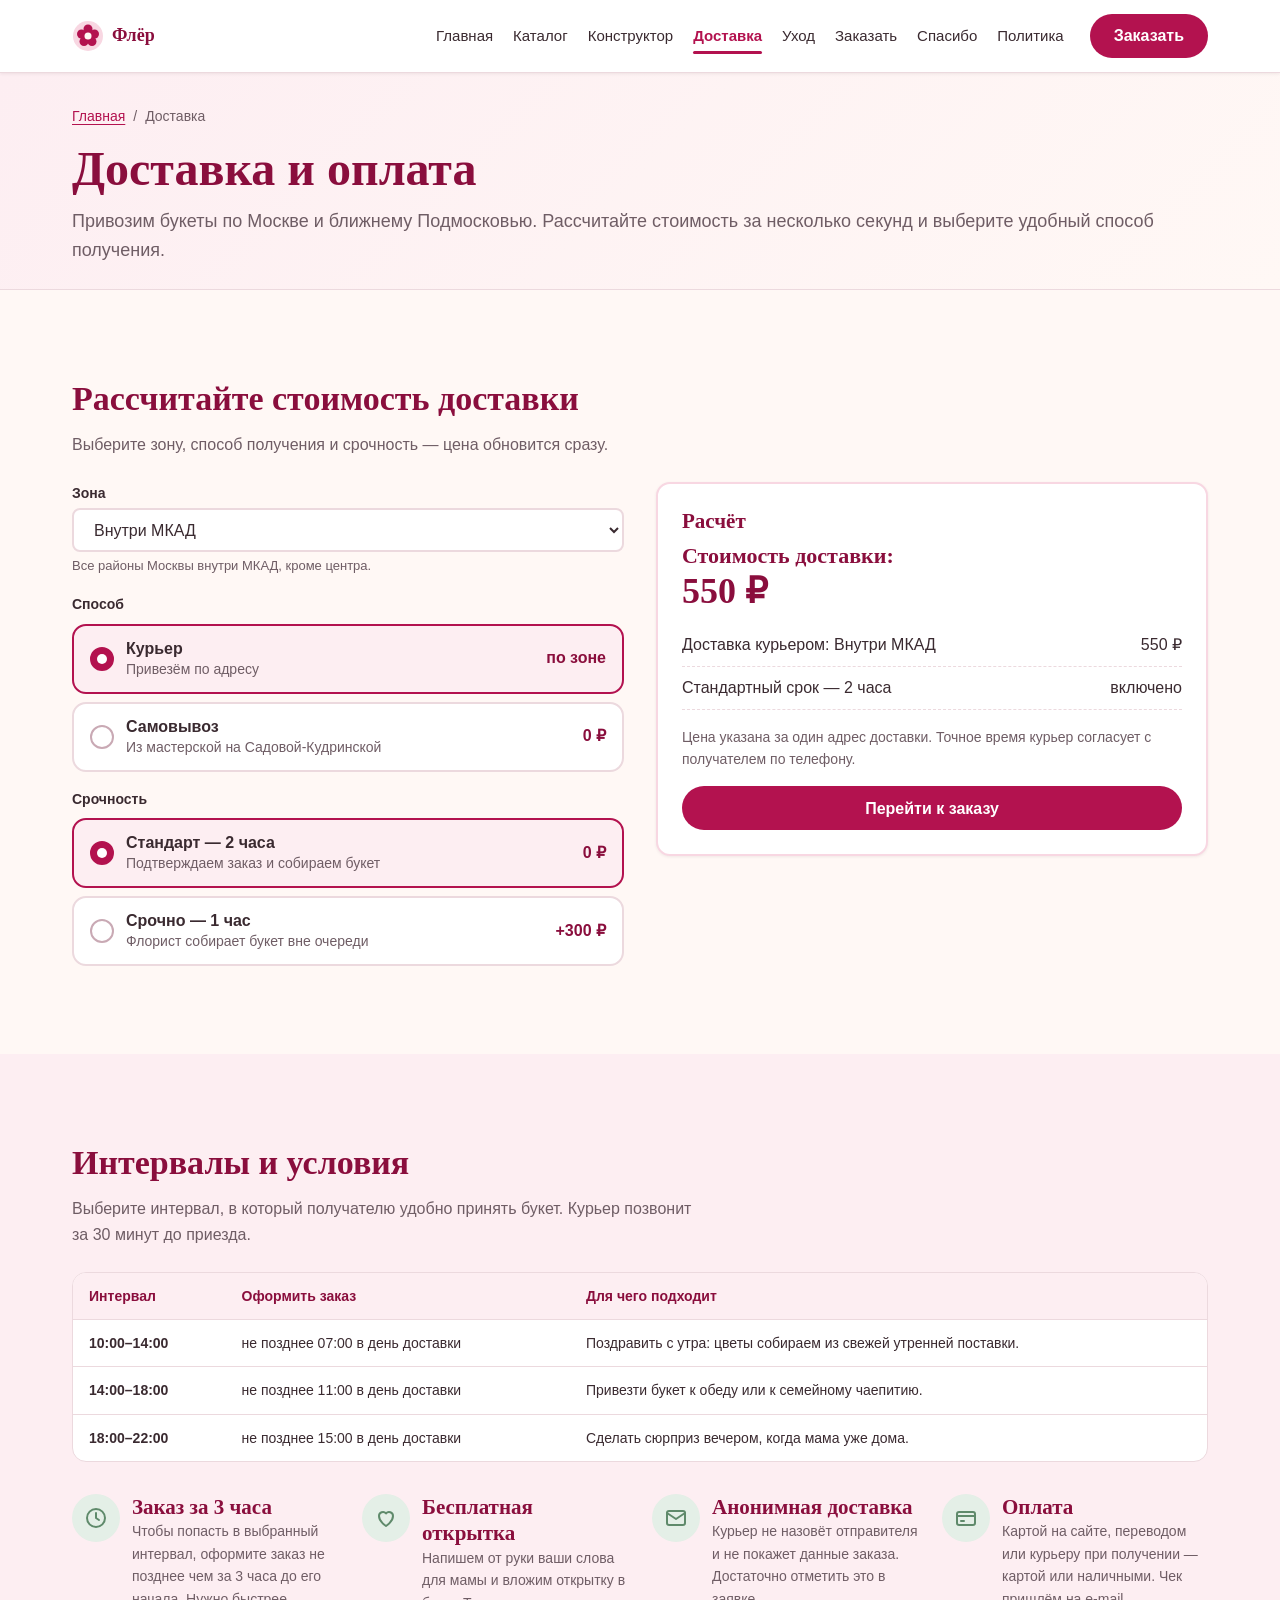
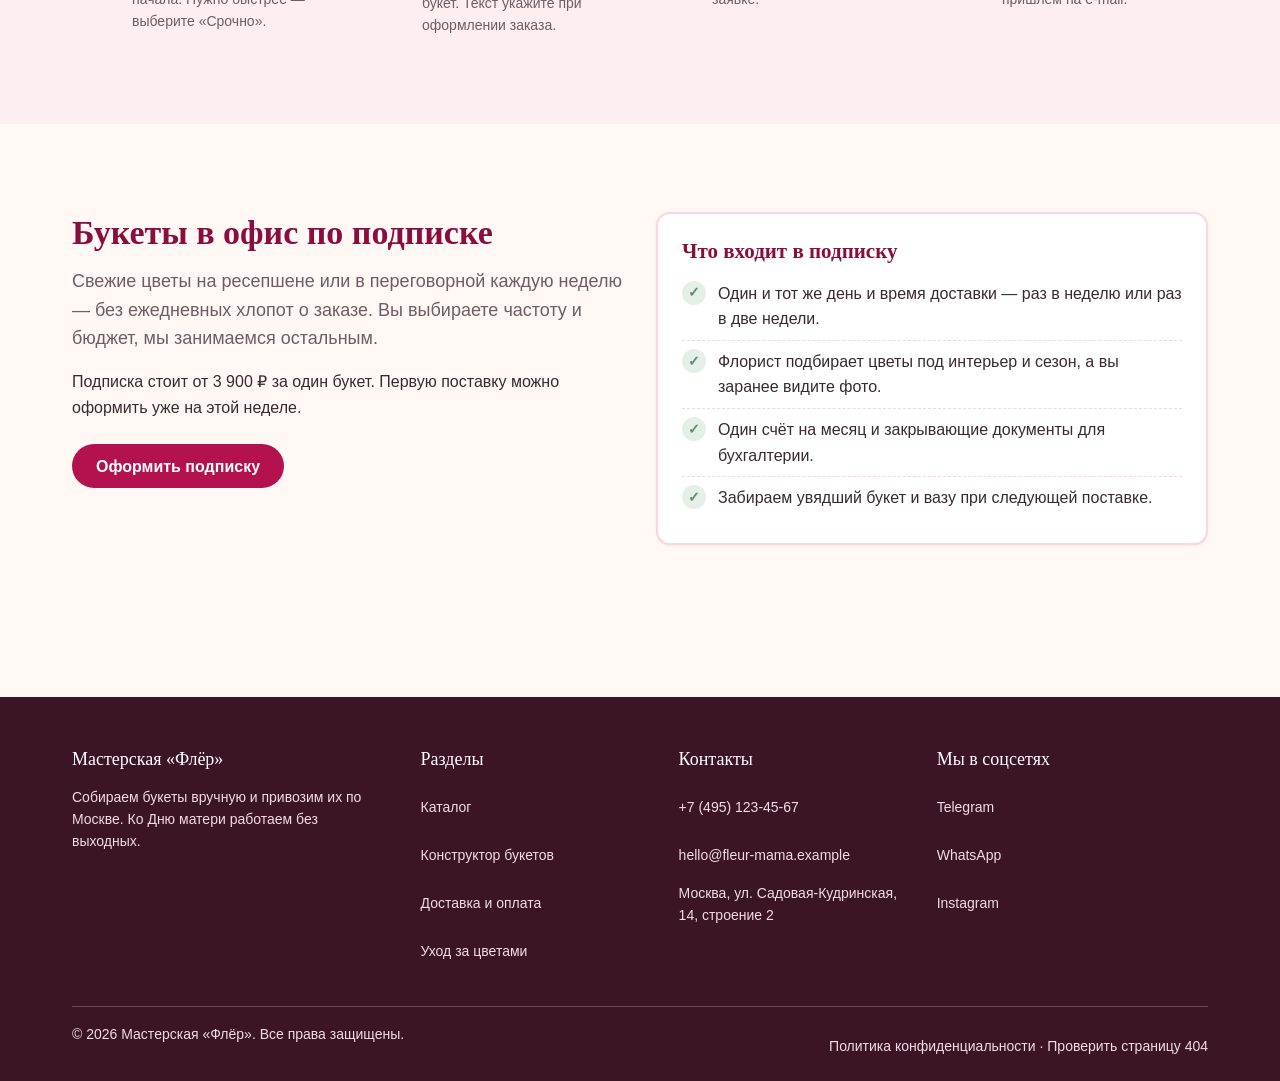
<file: delivery.html>
<!DOCTYPE html>
<html lang="ru">
<head>
  <!-- Google tag (gtag.js) -->
<script async src="https://www.googletagmanager.com/gtag/js?id=G-1S2L60VEZY"></script>
<script>
  window.dataLayer = window.dataLayer || [];
  function gtag(){dataLayer.push(arguments);}
  gtag('js', new Date());

  gtag('config', 'G-1S2L60VEZY');
</script>

  <meta charset="utf-8">
  <meta name="viewport" content="width=device-width, initial-scale=1">
  <title>Доставка и оплата — букеты ко Дню матери</title>
  <meta name="description" content="Рассчитайте стоимость доставки букетов по Москве: центр, внутри МКАД, за МКАД. Интервалы, условия заказа, самовывоз и букеты в офис по подписке.">
  <meta name="theme-color" content="#b3124f">

  <!-- Open Graph -->
  <meta property="og:type" content="website">
  <meta property="og:site_name" content="Мастерская «Флёр»">
  <meta property="og:locale" content="ru_RU">
  <meta property="og:title" content="Доставка и оплата — букеты ко Дню матери">
  <meta property="og:description" content="Доставка букетов по Москве от 2 часов, три интервала на выбор, бесплатная открытка и анонимная доставка по запросу.">
  <meta property="og:image" content="https://fleur-mama.example/img/og-delivery.jpg">
  <meta property="og:image:width" content="1200">
  <meta property="og:image:height" content="630">
  <meta property="og:image:alt" content="Курьер передаёт букет в крафтовой упаковке у двери квартиры">
  <meta property="og:url" content="https://fleur-mama.example/delivery.html">

  <link rel="icon" href="favicon.svg" type="image/svg+xml">
  <link rel="stylesheet" href="css/style.css">
  <script src="js/analytics.js" defer></script>
  <script src="js/main.js" defer></script>
  <script src="js/delivery.js" defer></script>
</head>
<body>
  <a class="skip-link" href="#main">Перейти к содержимому</a>

  <!-- ===== Шапка ===== -->
  <header class="site-header">
    <div class="container header-inner">
      <a class="logo" href="index.html" aria-label="Мастерская «Флёр» — на главную">
        <svg viewBox="0 0 32 32" width="32" height="32" aria-hidden="true" focusable="false">
          <circle cx="16" cy="16" r="15" fill="#f8d7e2"/>
          <g fill="#b3124f">
            <circle cx="16" cy="9" r="4.5"/>
            <circle cx="22.5" cy="14" r="4.5"/>
            <circle cx="20" cy="21.5" r="4.5"/>
            <circle cx="12" cy="21.5" r="4.5"/>
            <circle cx="9.5" cy="14" r="4.5"/>
          </g>
          <circle cx="16" cy="16" r="3.5" fill="#fff8f5"/>
        </svg>
        <span>Флёр</span>
      </a>

      <button class="burger" type="button" aria-label="Открыть меню" aria-expanded="false" aria-controls="main-nav">
        <span class="burger-line"></span>
      </button>

      <nav class="main-nav" id="main-nav" aria-label="Основное меню">
        <ul class="menu">
          <li><a class="menu-link" href="index.html">Главная</a></li>
          <li><a class="menu-link" href="catalog.html">Каталог</a></li>
          <li><a class="menu-link" href="builder.html">Конструктор</a></li>
          <li><a class="menu-link active" href="delivery.html" aria-current="page">Доставка</a></li>
          <li><a class="menu-link" href="care.html">Уход</a></li>
          <li><a class="menu-link" href="contacts.html">Заказать</a></li>
          <li><a class="menu-link" href="thanks.html">Спасибо</a></li>
          <li><a class="menu-link" href="privacy.html">Политика</a></li>
        </ul>
        <a class="btn btn-primary header-cta" href="contacts.html"
           data-event="cta_click" data-event-label="header_order" data-event-location="header">Заказать</a>
      </nav>
    </div>
  </header>

  <main id="main">

    <!-- ===== Заголовок страницы ===== -->
    <section class="page-header" aria-labelledby="delivery-title">
      <div class="container">
        <ol class="breadcrumbs" aria-label="Хлебные крошки">
          <li><a href="index.html">Главная</a></li>
          <li aria-current="page">Доставка</li>
        </ol>
        <h1 id="delivery-title">Доставка и оплата</h1>
        <p class="lead mt-2">Привозим букеты по Москве и ближнему Подмосковью. Рассчитайте стоимость за несколько секунд и выберите удобный способ получения.</p>
      </div>
    </section>

    <!-- ===== Калькулятор доставки ===== -->
    <section class="section" aria-labelledby="calc-heading">
      <div class="container">
        <h2 class="section-title" id="calc-heading">Рассчитайте стоимость доставки</h2>
        <p class="section-lead">Выберите зону, способ получения и срочность — цена обновится сразу.</p>

        <noscript>
          <div class="alert alert-warning mb-5">Калькулятор работает с включённым JavaScript. Стоимость доставки: центр — 400 ₽, внутри МКАД — 550 ₽, за МКАД — 800 ₽, самовывоз — бесплатно, срочная доставка — плюс 300 ₽.</div>
        </noscript>

        <div class="split">
          <form class="form calc-form" id="delivery-form" novalidate>

            <div class="form-group">
              <label class="form-label" for="zone">Зона</label>
              <select class="form-control" id="zone" name="zone" aria-describedby="zone-hint">
                <option value="center">Центр Москвы</option>
                <option value="inside_mkad" selected>Внутри МКАД</option>
                <option value="outside_mkad">За МКАД</option>
              </select>
              <p class="form-hint" id="zone-hint">Все районы Москвы внутри МКАД, кроме центра.</p>
            </div>

            <fieldset class="calc-fieldset">
              <legend class="form-label">Способ</legend>
              <div class="radio-stack">
                <label class="choice-card radio">
                  <input type="radio" name="method" value="courier" checked>
                  <span class="choice-text">
                    <span class="choice-name">Курьер</span>
                    <span class="choice-hint">Привезём по адресу</span>
                  </span>
                  <span class="choice-price">по зоне</span>
                </label>
                <label class="choice-card radio">
                  <input type="radio" name="method" value="pickup">
                  <span class="choice-text">
                    <span class="choice-name">Самовывоз</span>
                    <span class="choice-hint">Из мастерской на Садовой-Кудринской</span>
                  </span>
                  <span class="choice-price">0&nbsp;₽</span>
                </label>
              </div>
            </fieldset>

            <fieldset class="calc-fieldset">
              <legend class="form-label">Срочность</legend>
              <div class="radio-stack">
                <label class="choice-card radio">
                  <input type="radio" name="urgency" value="standard" checked>
                  <span class="choice-text">
                    <span class="choice-name">Стандарт — 2 часа</span>
                    <span class="choice-hint">Подтверждаем заказ и собираем букет</span>
                  </span>
                  <span class="choice-price">0&nbsp;₽</span>
                </label>
                <label class="choice-card radio">
                  <input type="radio" name="urgency" value="urgent">
                  <span class="choice-text">
                    <span class="choice-name">Срочно — 1 час</span>
                    <span class="choice-hint">Флорист собирает букет вне очереди</span>
                  </span>
                  <span class="choice-price">+300&nbsp;₽</span>
                </label>
              </div>
            </fieldset>
          </form>

          <div class="summary-box calc-result" aria-labelledby="calc-title">
            <h3 class="panel-title" id="calc-title">Расчёт</h3>
            <p class="calc-total" role="status" aria-live="polite">Стоимость доставки: <strong id="calc-total">550&nbsp;₽</strong></p>
            <div id="calc-breakdown">
              <div class="summary-row"><span>Доставка курьером: Внутри МКАД</span><span>550&nbsp;₽</span></div>
              <div class="summary-row"><span>Стандартный срок — 2 часа</span><span>включено</span></div>
            </div>
            <p class="text-small text-muted mt-4" id="calc-note">Цена указана за один адрес доставки. Точное время курьер согласует с получателем по телефону.</p>
            <a class="btn btn-primary btn-block mt-4" id="calc-cta" href="contacts.html"
               data-event="cta_click" data-event-label="delivery_order" data-event-location="calculator">Перейти к заказу</a>
          </div>
        </div>
      </div>
    </section>

    <!-- ===== Интервалы и условия ===== -->
    <section class="section section-alt" aria-labelledby="terms-heading">
      <div class="container">
        <h2 class="section-title" id="terms-heading">Интервалы и условия</h2>
        <p class="section-lead">Выберите интервал, в который получателю удобно принять букет. Курьер позвонит за 30 минут до приезда.</p>

        <div class="table-wrap">
          <table class="table table-stack">
            <caption class="visually-hidden">Интервалы доставки и время оформления заказа</caption>
            <thead>
              <tr>
                <th scope="col">Интервал</th>
                <th scope="col">Оформить заказ</th>
                <th scope="col">Для чего подходит</th>
              </tr>
            </thead>
            <tbody>
              <tr>
                <td data-label="Интервал"><strong>10:00–14:00</strong></td>
                <td data-label="Оформить заказ">не позднее 07:00 в день доставки</td>
                <td data-label="Для чего подходит">Поздравить с утра: цветы собираем из свежей утренней поставки.</td>
              </tr>
              <tr>
                <td data-label="Интервал"><strong>14:00–18:00</strong></td>
                <td data-label="Оформить заказ">не позднее 11:00 в день доставки</td>
                <td data-label="Для чего подходит">Привезти букет к обеду или к семейному чаепитию.</td>
              </tr>
              <tr>
                <td data-label="Интервал"><strong>18:00–22:00</strong></td>
                <td data-label="Оформить заказ">не позднее 15:00 в день доставки</td>
                <td data-label="Для чего подходит">Сделать сюрприз вечером, когда мама уже дома.</td>
              </tr>
            </tbody>
          </table>
        </div>

        <div class="grid grid-4 mt-6">
          <div class="feature">
            <span class="feature-icon" aria-hidden="true">
              <svg viewBox="0 0 24 24" width="24" height="24" fill="none" stroke="currentColor" stroke-width="2" stroke-linecap="round" stroke-linejoin="round">
                <circle cx="12" cy="12" r="9"/><path d="M12 7v5l3 2"/>
              </svg>
            </span>
            <div>
              <h3>Заказ за 3 часа</h3>
              <p class="text-small text-muted">Чтобы попасть в выбранный интервал, оформите заказ не позднее чем за 3 часа до его начала. Нужно быстрее — выберите «Срочно».</p>
            </div>
          </div>

          <div class="feature">
            <span class="feature-icon" aria-hidden="true">
              <svg viewBox="0 0 24 24" width="24" height="24" fill="none" stroke="currentColor" stroke-width="2" stroke-linecap="round" stroke-linejoin="round">
                <path d="M12 20s-7-4.4-7-10a4 4 0 0 1 7-2.6A4 4 0 0 1 19 10c0 5.600-7 10-7 10z"/>
              </svg>
            </span>
            <div>
              <h3>Бесплатная открытка</h3>
              <p class="text-small text-muted">Напишем от руки ваши слова для мамы и вложим открытку в букет. Текст укажите при оформлении заказа.</p>
            </div>
          </div>

          <div class="feature">
            <span class="feature-icon" aria-hidden="true">
              <svg viewBox="0 0 24 24" width="24" height="24" fill="none" stroke="currentColor" stroke-width="2" stroke-linecap="round" stroke-linejoin="round">
                <rect x="3" y="5" width="18" height="14" rx="2"/><path d="m3 7 9 6 9-6"/>
              </svg>
            </span>
            <div>
              <h3>Анонимная доставка</h3>
              <p class="text-small text-muted">Курьер не назовёт отправителя и не покажет данные заказа. Достаточно отметить это в заявке.</p>
            </div>
          </div>

          <div class="feature">
            <span class="feature-icon" aria-hidden="true">
              <svg viewBox="0 0 24 24" width="24" height="24" fill="none" stroke="currentColor" stroke-width="2" stroke-linecap="round" stroke-linejoin="round">
                <rect x="3" y="6" width="18" height="13" rx="2"/><path d="M3 10h18M7 15h3"/>
              </svg>
            </span>
            <div>
              <h3>Оплата</h3>
              <p class="text-small text-muted">Картой на сайте, переводом или курьеру при получении — картой или наличными. Чек пришлём на e-mail.</p>
            </div>
          </div>
        </div>
      </div>
    </section>

    <!-- ===== Подписка для офиса ===== -->
    <section class="section" aria-labelledby="subscription-heading">
      <div class="container split">
        <div>
          <h2 class="section-title" id="subscription-heading">Букеты в офис по подписке</h2>
          <p class="lead">Свежие цветы на ресепшене или в переговорной каждую неделю — без ежедневных хлопот о заказе. Вы выбираете частоту и бюджет, мы занимаемся остальным.</p>
          <p class="mt-4">Подписка стоит от 3&nbsp;900&nbsp;₽ за один букет. Первую поставку можно оформить уже на этой неделе.</p>
          <p class="mt-5">
            <a class="btn btn-primary" href="contacts.html?subscription=office"
               data-event="cta_click" data-event-label="subscription_order" data-event-location="subscription">Оформить подписку</a>
          </p>
        </div>

        <div class="summary-box">
          <h3 class="panel-title">Что входит в подписку</h3>
          <ul class="check-list">
            <li>Один и тот же день и время доставки — раз в неделю или раз в две недели.</li>
            <li>Флорист подбирает цветы под интерьер и сезон, а вы заранее видите фото.</li>
            <li>Один счёт на месяц и закрывающие документы для бухгалтерии.</li>
            <li>Забираем увядший букет и вазу при следующей поставке.</li>
          </ul>
        </div>
      </div>
    </section>

  </main>

  <!-- ===== Подвал ===== -->
  <footer class="site-footer">
    <div class="container">
      <div class="footer-grid">
        <div>
          <p class="footer-title">Мастерская «Флёр»</p>
          <p>Собираем букеты вручную и привозим их по Москве. Ко Дню матери работаем без выходных.</p>
        </div>

        <div>
          <p class="footer-title">Разделы</p>
          <ul class="footer-list">
            <li><a href="catalog.html">Каталог</a></li>
            <li><a href="builder.html">Конструктор букетов</a></li>
            <li><a href="delivery.html">Доставка и оплата</a></li>
            <li><a href="care.html">Уход за цветами</a></li>
          </ul>
        </div>

        <div>
          <p class="footer-title">Контакты</p>
          <address>
            <ul class="footer-list">
              <li><a href="tel:+74951234567" data-event="contact_click" data-event-method="phone">+7 (495) 123-45-67</a></li>
              <li><a href="mailto:hello@fleur-mama.example" data-event="contact_click" data-event-method="email">hello@fleur-mama.example</a></li>
              <li>Москва, ул. Садовая-Кудринская, 14, строение 2</li>
            </ul>
          </address>
        </div>

        <div>
          <p class="footer-title">Мы в соцсетях</p>
          <ul class="footer-list">
            <li><a href="https://t.me/fleur_mama" target="_blank" rel="noopener noreferrer"
                   data-event="social_click" data-event-network="telegram">Telegram</a></li>
            <li><a href="https://wa.me/74951234567" target="_blank" rel="noopener noreferrer"
                   data-event="social_click" data-event-network="whatsapp">WhatsApp</a></li>
            <li><a href="https://instagram.com/fleur_mama" target="_blank" rel="noopener noreferrer"
                   data-event="social_click" data-event-network="instagram">Instagram</a></li>
          </ul>
        </div>
      </div>

      <div class="footer-bottom">
        <p>© <span data-current-year>2026</span> Мастерская «Флёр». Все права защищены.</p>
        <p>
          <a href="privacy.html">Политика конфиденциальности</a>
          ·
          <a href="404.html">Проверить страницу 404</a>
        </p>
      </div>
    </div>
  </footer>
</body>
</html>
</file>
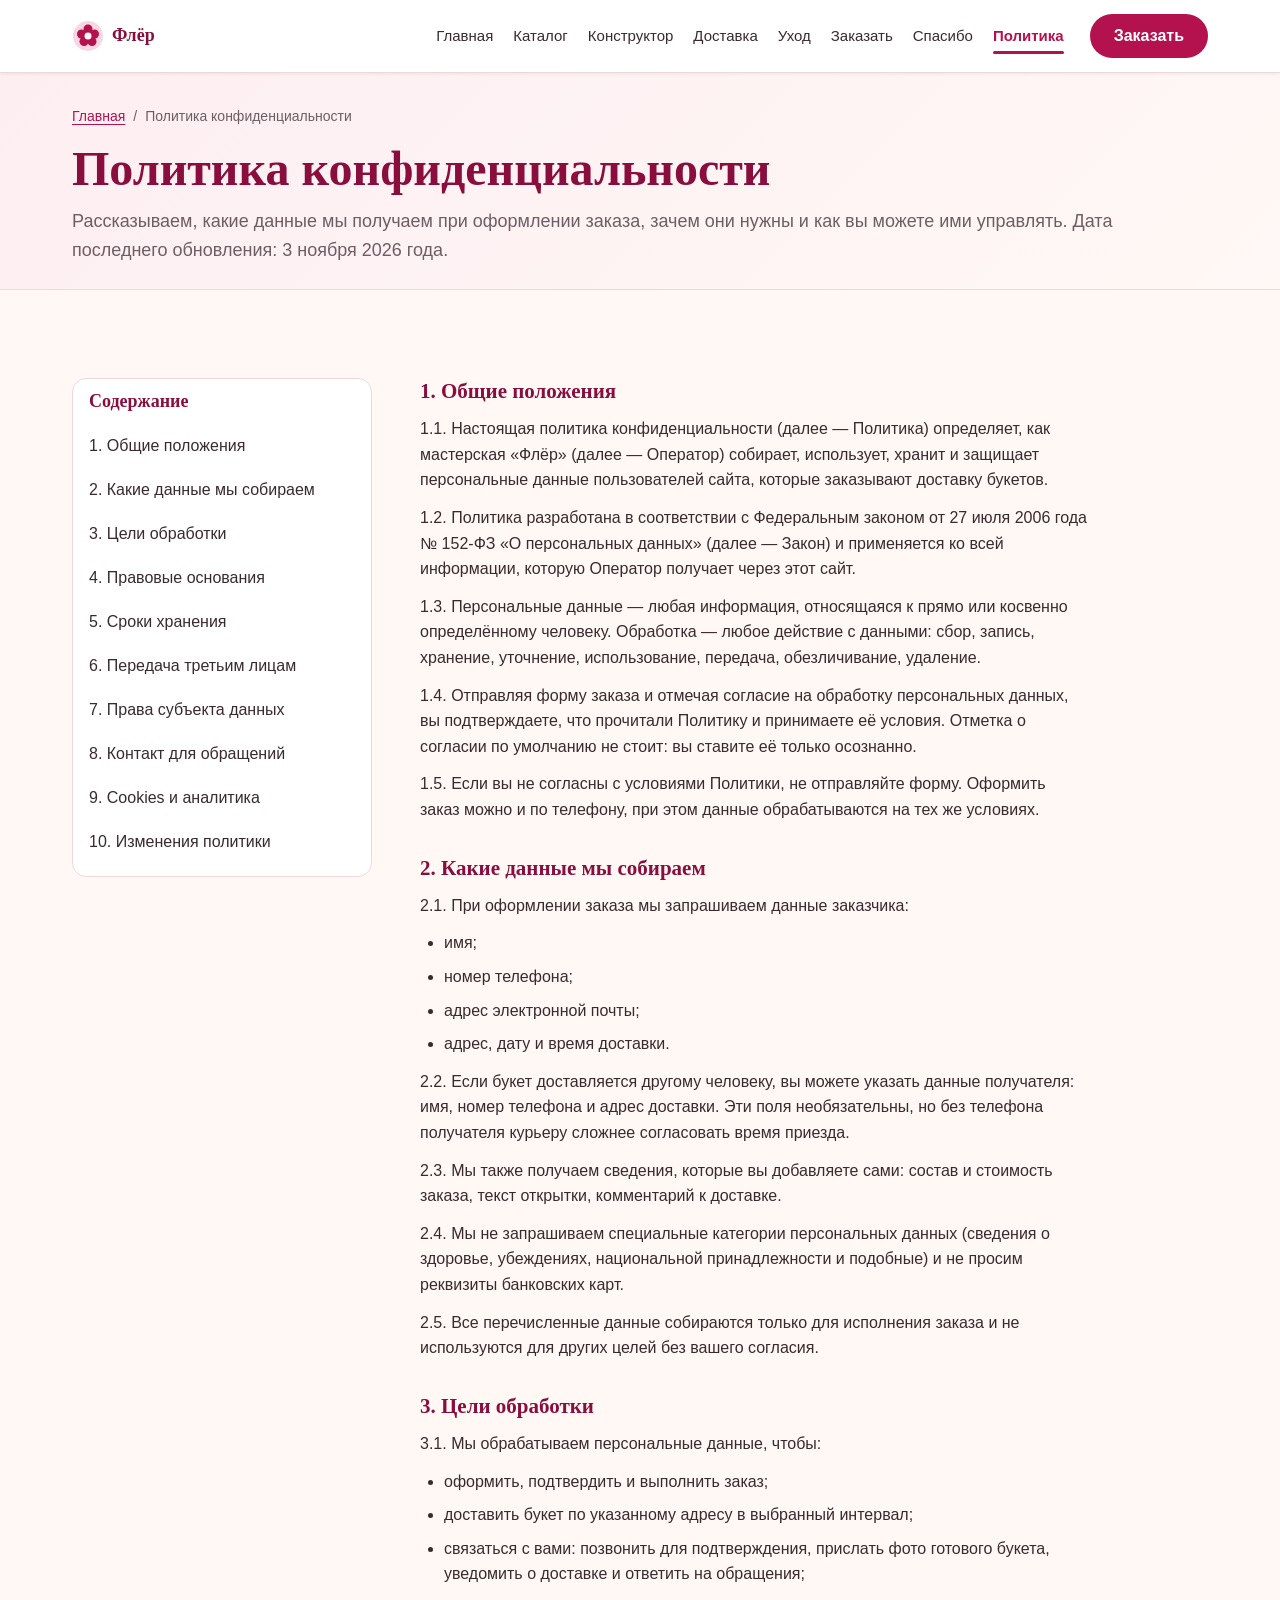
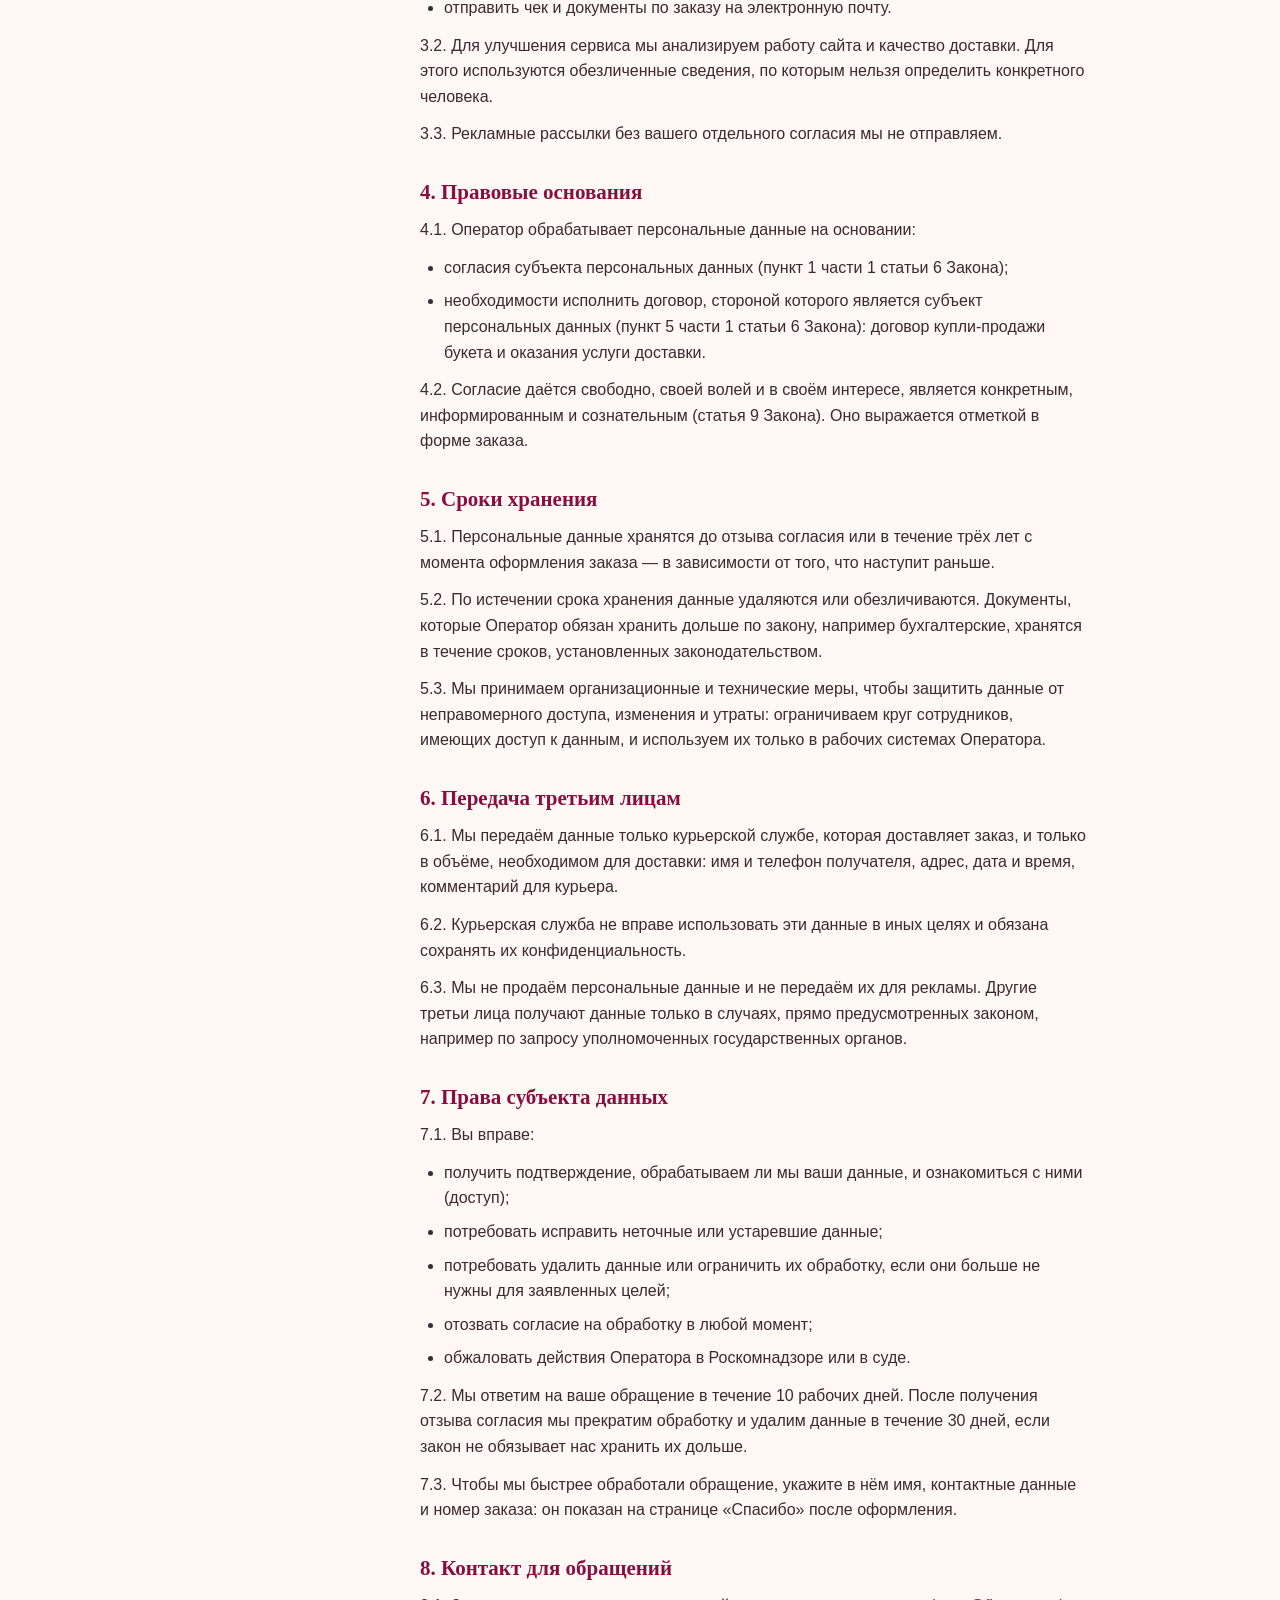
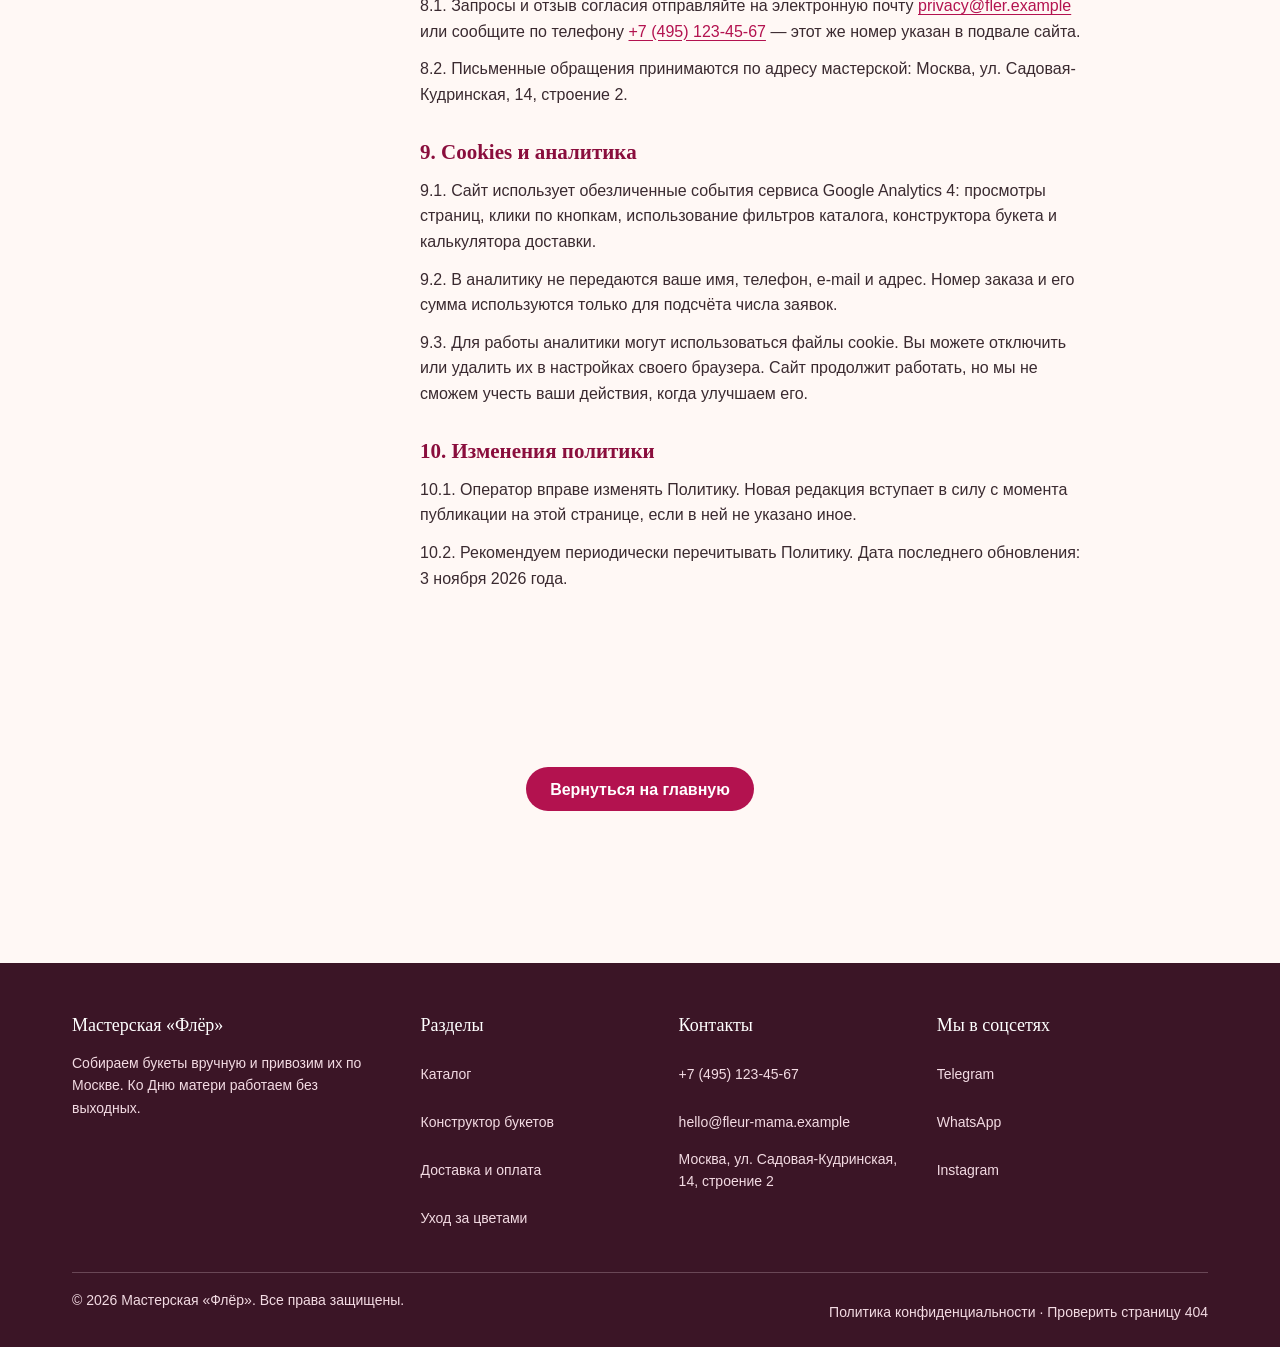
<file: privacy.html>
<!DOCTYPE html>
<html lang="ru">
<head>
  <!-- Google tag (gtag.js) -->
<script async src="https://www.googletagmanager.com/gtag/js?id=G-1S2L60VEZY"></script>
<script>
  window.dataLayer = window.dataLayer || [];
  function gtag(){dataLayer.push(arguments);}
  gtag('js', new Date());

  gtag('config', 'G-1S2L60VEZY');
</script>

  <meta charset="utf-8">
  <meta name="viewport" content="width=device-width, initial-scale=1">
  <title>Политика конфиденциальности — обработка персональных данных</title>
  <meta name="description" content="Как мастерская «Флёр» обрабатывает персональные данные по 152-ФЗ: какие данные собираем, зачем, сколько храним и как вы можете отозвать согласие.">
  <meta name="theme-color" content="#b3124f">

  <!-- Open Graph -->
  <meta property="og:type" content="website">
  <meta property="og:site_name" content="Мастерская «Флёр»">
  <meta property="og:locale" content="ru_RU">
  <meta property="og:title" content="Политика конфиденциальности — обработка персональных данных">
  <meta property="og:description" content="Какие данные мы собираем при оформлении заказа, как их храним и как вы можете ими управлять.">
  <meta property="og:image" content="https://fleur-mama.example/img/og-privacy.jpg">
  <meta property="og:image:width" content="1200">
  <meta property="og:image:height" content="630">
  <meta property="og:image:alt" content="Папка с документами и небольшой букет цветов на рабочем столе мастерской">
  <meta property="og:url" content="https://fleur-mama.example/privacy.html">

  <link rel="icon" href="favicon.svg" type="image/svg+xml">
  <link rel="stylesheet" href="css/style.css">
  <script src="js/analytics.js" defer></script>
  <script src="js/main.js" defer></script>
</head>
<body>
  <a class="skip-link" href="#main">Перейти к содержимому</a>

  <!-- ===== Шапка ===== -->
  <header class="site-header">
    <div class="container header-inner">
      <a class="logo" href="index.html" aria-label="Мастерская «Флёр» — на главную">
        <svg viewBox="0 0 32 32" width="32" height="32" aria-hidden="true" focusable="false">
          <circle cx="16" cy="16" r="15" fill="#f8d7e2"/>
          <g fill="#b3124f">
            <circle cx="16" cy="9" r="4.5"/>
            <circle cx="22.5" cy="14" r="4.5"/>
            <circle cx="20" cy="21.5" r="4.5"/>
            <circle cx="12" cy="21.5" r="4.5"/>
            <circle cx="9.5" cy="14" r="4.5"/>
          </g>
          <circle cx="16" cy="16" r="3.5" fill="#fff8f5"/>
        </svg>
        <span>Флёр</span>
      </a>

      <button class="burger" type="button" aria-label="Открыть меню" aria-expanded="false" aria-controls="main-nav">
        <span class="burger-line"></span>
      </button>

      <nav class="main-nav" id="main-nav" aria-label="Основное меню">
        <ul class="menu">
          <li><a class="menu-link" href="index.html">Главная</a></li>
          <li><a class="menu-link" href="catalog.html">Каталог</a></li>
          <li><a class="menu-link" href="builder.html">Конструктор</a></li>
          <li><a class="menu-link" href="delivery.html">Доставка</a></li>
          <li><a class="menu-link" href="care.html">Уход</a></li>
          <li><a class="menu-link" href="contacts.html">Заказать</a></li>
          <li><a class="menu-link" href="thanks.html">Спасибо</a></li>
          <li><a class="menu-link active" href="privacy.html" aria-current="page">Политика</a></li>
        </ul>
        <a class="btn btn-primary header-cta" href="contacts.html"
           data-event="cta_click" data-event-label="header_order" data-event-location="header">Заказать</a>
      </nav>
    </div>
  </header>

  <main id="main">

    <!-- ===== Заголовок страницы ===== -->
    <section class="page-header" aria-labelledby="privacy-title">
      <div class="container">
        <ol class="breadcrumbs" aria-label="Хлебные крошки">
          <li><a href="index.html">Главная</a></li>
          <li aria-current="page">Политика конфиденциальности</li>
        </ol>
        <h1 id="privacy-title">Политика конфиденциальности</h1>
        <p class="lead mt-2">Рассказываем, какие данные мы получаем при оформлении заказа, зачем они нужны и как вы можете ими управлять. Дата последнего обновления: <time datetime="2026-11-03">3 ноября 2026 года</time>.</p>
      </div>
    </section>

    <!-- ===== Текст политики ===== -->
    <section class="section" aria-label="Текст политики конфиденциальности">
      <div class="container legal-layout">

        <details class="legal-toc" id="legal-toc">
          <summary>Содержание</summary>
          <nav aria-label="Содержание политики">
            <ol>
              <li><a href="#s1">1. Общие положения</a></li>
              <li><a href="#s2">2. Какие данные мы собираем</a></li>
              <li><a href="#s3">3. Цели обработки</a></li>
              <li><a href="#s4">4. Правовые основания</a></li>
              <li><a href="#s5">5. Сроки хранения</a></li>
              <li><a href="#s6">6. Передача третьим лицам</a></li>
              <li><a href="#s7">7. Права субъекта данных</a></li>
              <li><a href="#s8">8. Контакт для обращений</a></li>
              <li><a href="#s9">9. Cookies и аналитика</a></li>
              <li><a href="#s10">10. Изменения политики</a></li>
            </ol>
          </nav>
        </details>

        <article class="legal prose">

          <h2 id="s1">1. Общие положения</h2>
          <p>1.1. Настоящая политика конфиденциальности (далее — Политика) определяет, как мастерская «Флёр» (далее — Оператор) собирает, использует, хранит и защищает персональные данные пользователей сайта, которые заказывают доставку букетов.</p>
          <p>1.2. Политика разработана в соответствии с Федеральным законом от 27 июля 2006 года № 152-ФЗ «О персональных данных» (далее — Закон) и применяется ко всей информации, которую Оператор получает через этот сайт.</p>
          <p>1.3. Персональные данные — любая информация, относящаяся к прямо или косвенно определённому человеку. Обработка — любое действие с данными: сбор, запись, хранение, уточнение, использование, передача, обезличивание, удаление.</p>
          <p>1.4. Отправляя форму заказа и отмечая согласие на обработку персональных данных, вы подтверждаете, что прочитали Политику и принимаете её условия. Отметка о согласии по умолчанию не стоит: вы ставите её только осознанно.</p>
          <p>1.5. Если вы не согласны с условиями Политики, не отправляйте форму. Оформить заказ можно и по телефону, при этом данные обрабатываются на тех же условиях.</p>

          <h2 id="s2">2. Какие данные мы собираем</h2>
          <p>2.1. При оформлении заказа мы запрашиваем данные заказчика:</p>
          <ul>
            <li>имя;</li>
            <li>номер телефона;</li>
            <li>адрес электронной почты;</li>
            <li>адрес, дату и время доставки.</li>
          </ul>
          <p>2.2. Если букет доставляется другому человеку, вы можете указать данные получателя: имя, номер телефона и адрес доставки. Эти поля необязательны, но без телефона получателя курьеру сложнее согласовать время приезда.</p>
          <p>2.3. Мы также получаем сведения, которые вы добавляете сами: состав и стоимость заказа, текст открытки, комментарий к доставке.</p>
          <p>2.4. Мы не запрашиваем специальные категории персональных данных (сведения о здоровье, убеждениях, национальной принадлежности и подобные) и не просим реквизиты банковских карт.</p>
          <p>2.5. Все перечисленные данные собираются только для исполнения заказа и не используются для других целей без вашего согласия.</p>

          <h2 id="s3">3. Цели обработки</h2>
          <p>3.1. Мы обрабатываем персональные данные, чтобы:</p>
          <ul>
            <li>оформить, подтвердить и выполнить заказ;</li>
            <li>доставить букет по указанному адресу в выбранный интервал;</li>
            <li>связаться с вами: позвонить для подтверждения, прислать фото готового букета, уведомить о доставке и ответить на обращения;</li>
            <li>отправить чек и документы по заказу на электронную почту.</li>
          </ul>
          <p>3.2. Для улучшения сервиса мы анализируем работу сайта и качество доставки. Для этого используются обезличенные сведения, по которым нельзя определить конкретного человека.</p>
          <p>3.3. Рекламные рассылки без вашего отдельного согласия мы не отправляем.</p>

          <h2 id="s4">4. Правовые основания</h2>
          <p>4.1. Оператор обрабатывает персональные данные на основании:</p>
          <ul>
            <li>согласия субъекта персональных данных (пункт 1 части 1 статьи 6 Закона);</li>
            <li>необходимости исполнить договор, стороной которого является субъект персональных данных (пункт 5 части 1 статьи 6 Закона): договор купли-продажи букета и оказания услуги доставки.</li>
          </ul>
          <p>4.2. Согласие даётся свободно, своей волей и в своём интересе, является конкретным, информированным и сознательным (статья 9 Закона). Оно выражается отметкой в форме заказа.</p>

          <h2 id="s5">5. Сроки хранения</h2>
          <p>5.1. Персональные данные хранятся до отзыва согласия или в течение трёх лет с момента оформления заказа — в зависимости от того, что наступит раньше.</p>
          <p>5.2. По истечении срока хранения данные удаляются или обезличиваются. Документы, которые Оператор обязан хранить дольше по закону, например бухгалтерские, хранятся в течение сроков, установленных законодательством.</p>
          <p>5.3. Мы принимаем организационные и технические меры, чтобы защитить данные от неправомерного доступа, изменения и утраты: ограничиваем круг сотрудников, имеющих доступ к данным, и используем их только в рабочих системах Оператора.</p>

          <h2 id="s6">6. Передача третьим лицам</h2>
          <p>6.1. Мы передаём данные только курьерской службе, которая доставляет заказ, и только в объёме, необходимом для доставки: имя и телефон получателя, адрес, дата и время, комментарий для курьера.</p>
          <p>6.2. Курьерская служба не вправе использовать эти данные в иных целях и обязана сохранять их конфиденциальность.</p>
          <p>6.3. Мы не продаём персональные данные и не передаём их для рекламы. Другие третьи лица получают данные только в случаях, прямо предусмотренных законом, например по запросу уполномоченных государственных органов.</p>

          <h2 id="s7">7. Права субъекта данных</h2>
          <p>7.1. Вы вправе:</p>
          <ul>
            <li>получить подтверждение, обрабатываем ли мы ваши данные, и ознакомиться с ними (доступ);</li>
            <li>потребовать исправить неточные или устаревшие данные;</li>
            <li>потребовать удалить данные или ограничить их обработку, если они больше не нужны для заявленных целей;</li>
            <li>отозвать согласие на обработку в любой момент;</li>
            <li>обжаловать действия Оператора в Роскомнадзоре или в суде.</li>
          </ul>
          <p>7.2. Мы ответим на ваше обращение в течение 10 рабочих дней. После получения отзыва согласия мы прекратим обработку и удалим данные в течение 30 дней, если закон не обязывает нас хранить их дольше.</p>
          <p>7.3. Чтобы мы быстрее обработали обращение, укажите в нём имя, контактные данные и номер заказа: он показан на странице «Спасибо» после оформления.</p>

          <h2 id="s8">8. Контакт для обращений</h2>
          <p>8.1. Запросы и отзыв согласия отправляйте на электронную почту <a href="mailto:privacy@fler.example" data-event="contact_click" data-event-method="email" data-event-location="privacy">privacy@fler.example</a> или сообщите по телефону <a href="tel:+74951234567" data-event="contact_click" data-event-method="phone" data-event-location="privacy">+7 (495) 123-45-67</a> — этот же номер указан в подвале сайта.</p>
          <p>8.2. Письменные обращения принимаются по адресу мастерской: Москва, ул. Садовая-Кудринская, 14, строение 2.</p>

          <h2 id="s9">9. Cookies и аналитика</h2>
          <p>9.1. Сайт использует обезличенные события сервиса Google Analytics 4: просмотры страниц, клики по кнопкам, использование фильтров каталога, конструктора букета и калькулятора доставки.</p>
          <p>9.2. В аналитику не передаются ваше имя, телефон, e-mail и адрес. Номер заказа и его сумма используются только для подсчёта числа заявок.</p>
          <p>9.3. Для работы аналитики могут использоваться файлы cookie. Вы можете отключить или удалить их в настройках своего браузера. Сайт продолжит работать, но мы не сможем учесть ваши действия, когда улучшаем его.</p>

          <h2 id="s10">10. Изменения политики</h2>
          <p>10.1. Оператор вправе изменять Политику. Новая редакция вступает в силу с момента публикации на этой странице, если в ней не указано иное.</p>
          <p>10.2. Рекомендуем периодически перечитывать Политику. Дата последнего обновления: <time datetime="2026-11-03">3 ноября 2026 года</time>.</p>

        </article>
      </div>
    </section>

    <!-- ===== Возврат на главную ===== -->
    <section class="section" aria-label="Навигация">
      <div class="container text-center">
        <a class="btn btn-primary" href="index.html"
           data-event="cta_click" data-event-label="privacy_home" data-event-location="privacy">Вернуться на главную</a>
      </div>
    </section>

  </main>

  <!-- ===== Подвал ===== -->
  <footer class="site-footer">
    <div class="container">
      <div class="footer-grid">
        <div>
          <p class="footer-title">Мастерская «Флёр»</p>
          <p>Собираем букеты вручную и привозим их по Москве. Ко Дню матери работаем без выходных.</p>
        </div>

        <div>
          <p class="footer-title">Разделы</p>
          <ul class="footer-list">
            <li><a href="catalog.html">Каталог</a></li>
            <li><a href="builder.html">Конструктор букетов</a></li>
            <li><a href="delivery.html">Доставка и оплата</a></li>
            <li><a href="care.html">Уход за цветами</a></li>
          </ul>
        </div>

        <div>
          <p class="footer-title">Контакты</p>
          <address>
            <ul class="footer-list">
              <li><a href="tel:+74951234567" data-event="contact_click" data-event-method="phone">+7 (495) 123-45-67</a></li>
              <li><a href="mailto:hello@fleur-mama.example" data-event="contact_click" data-event-method="email">hello@fleur-mama.example</a></li>
              <li>Москва, ул. Садовая-Кудринская, 14, строение 2</li>
            </ul>
          </address>
        </div>

        <div>
          <p class="footer-title">Мы в соцсетях</p>
          <ul class="footer-list">
            <li><a href="https://t.me/fleur_mama" target="_blank" rel="noopener noreferrer"
                   data-event="social_click" data-event-network="telegram">Telegram</a></li>
            <li><a href="https://wa.me/74951234567" target="_blank" rel="noopener noreferrer"
                   data-event="social_click" data-event-network="whatsapp">WhatsApp</a></li>
            <li><a href="https://instagram.com/fleur_mama" target="_blank" rel="noopener noreferrer"
                   data-event="social_click" data-event-network="instagram">Instagram</a></li>
          </ul>
        </div>
      </div>

      <div class="footer-bottom">
        <p>© <span data-current-year>2026</span> Мастерская «Флёр». Все права защищены.</p>
        <p>
          <a href="privacy.html">Политика конфиденциальности</a>
          ·
          <a href="404.html">Проверить страницу 404</a>
        </p>
      </div>
    </div>
  </footer>

  <script>
    /* Содержание: на широком экране оно стоит сбоку и открыто, на узких — свёрнуто */
    (function () {
      'use strict';
      const toc = document.getElementById('legal-toc');
      if (toc && window.matchMedia('(min-width: 1280px)').matches) {
        toc.open = true;
      }
    })();
  </script>
</body>
</html>
</file>
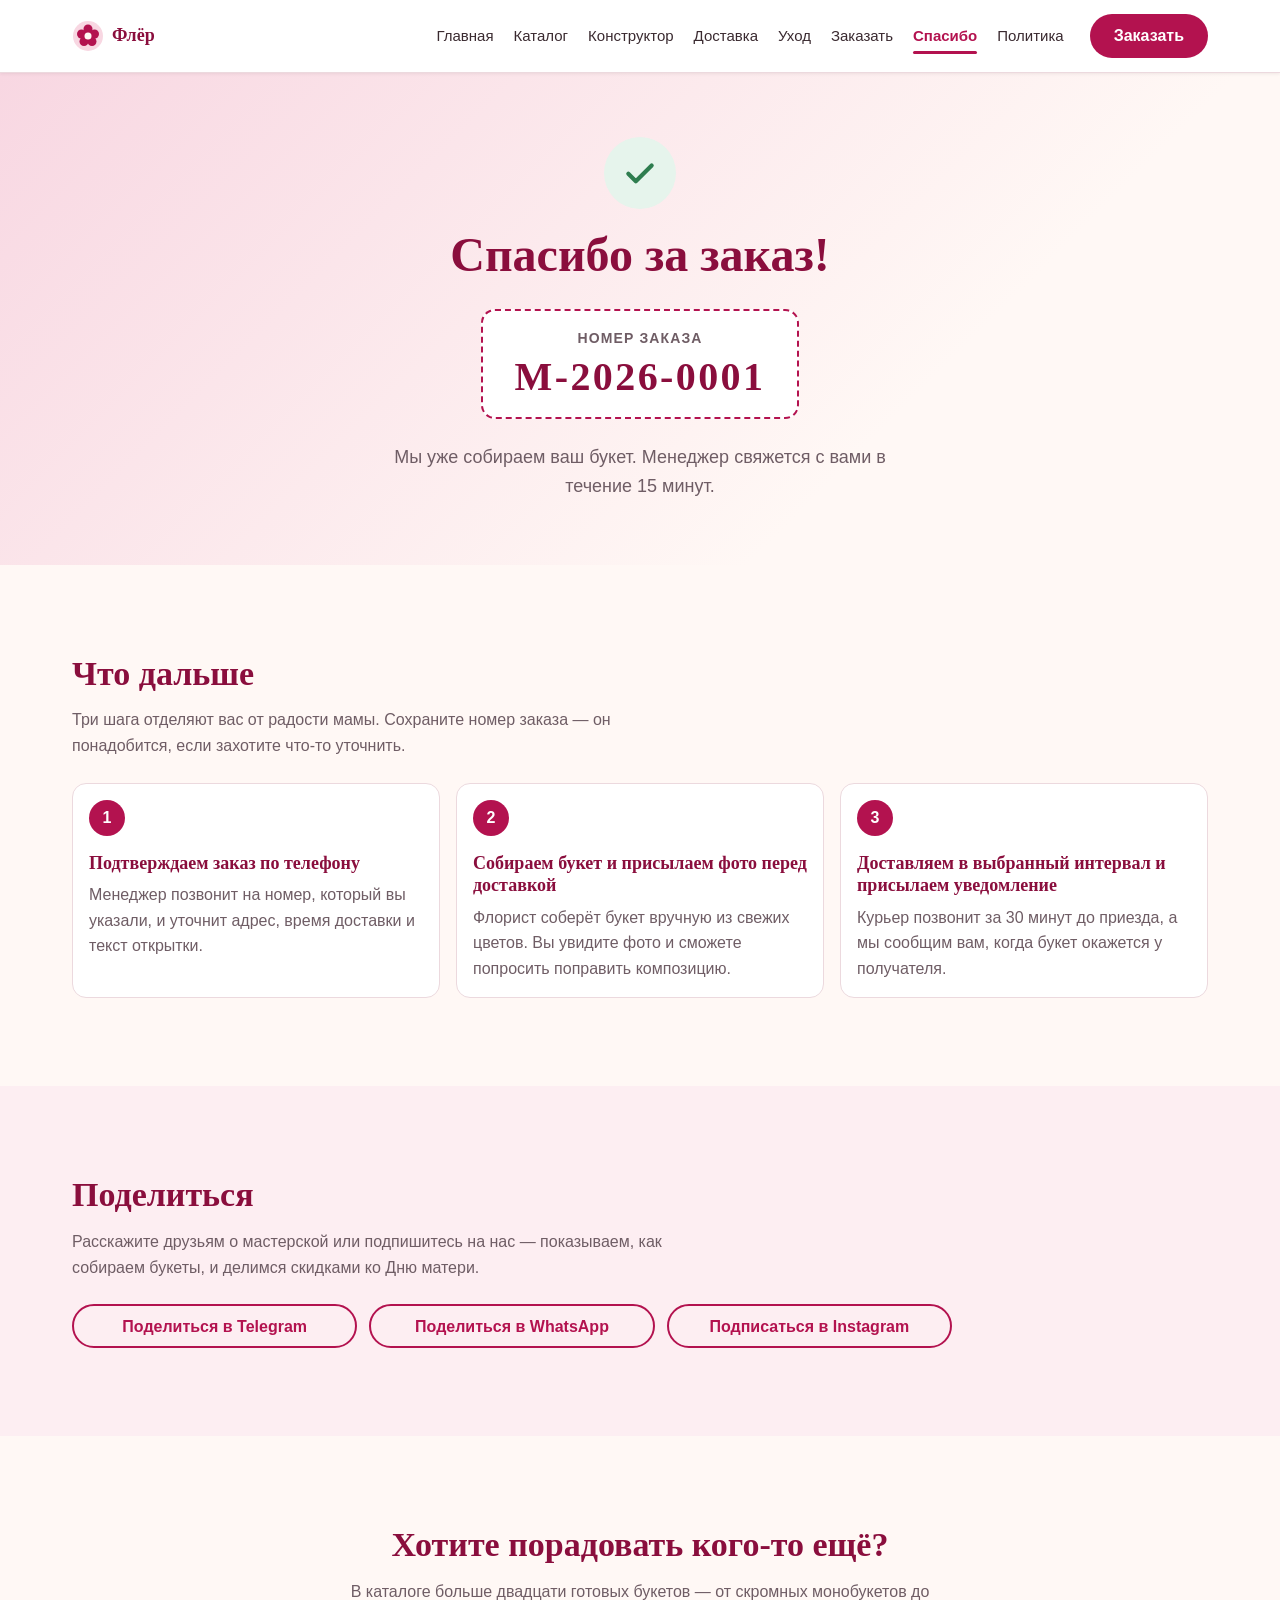
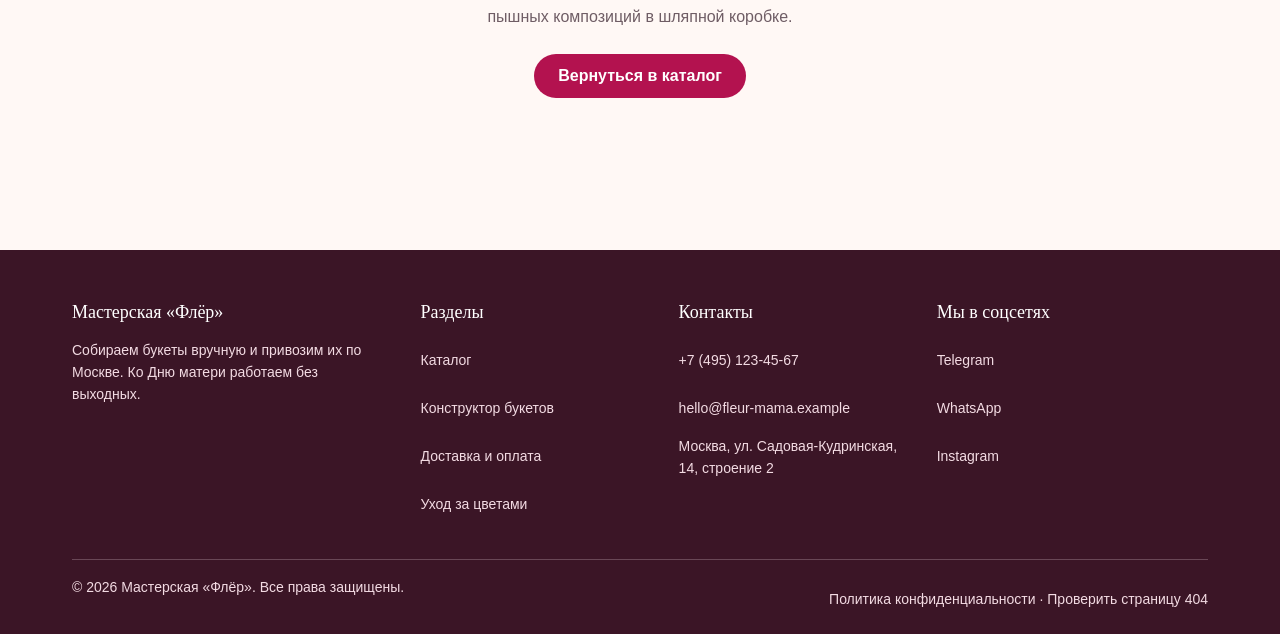
<file: thanks.html>
<!DOCTYPE html>
<html lang="ru">
<head>
  <!-- Google tag (gtag.js) -->
<script async src="https://www.googletagmanager.com/gtag/js?id=G-1S2L60VEZY"></script>
<script>
  window.dataLayer = window.dataLayer || [];
  function gtag(){dataLayer.push(arguments);}
  gtag('js', new Date());

  gtag('config', 'G-1S2L60VEZY');
</script>

  <meta charset="utf-8">
  <meta name="viewport" content="width=device-width, initial-scale=1">
  <title>Спасибо за заказ — букет уже собираем</title>
  <meta name="description" content="Заказ принят: мы уже собираем ваш букет. Менеджер свяжется с вами в течение 15 минут, подтвердит детали и пришлёт фото букета перед доставкой.">
  <meta name="robots" content="noindex">
  <meta name="theme-color" content="#b3124f">

  <!-- Open Graph -->
  <meta property="og:type" content="website">
  <meta property="og:site_name" content="Мастерская «Флёр»">
  <meta property="og:locale" content="ru_RU">
  <meta property="og:title" content="Спасибо за заказ — букет уже собираем">
  <meta property="og:description" content="Мы уже собираем ваш букет ко Дню матери. Менеджер свяжется с вами в течение 15 минут.">
  <meta property="og:image" content="https://fleur-mama.example/img/og-thanks.jpg">
  <meta property="og:image:width" content="1200">
  <meta property="og:image:height" content="630">
  <meta property="og:image:alt" content="Готовый букет из розовых тюльпанов и роз, перевязанный лентой, на столе мастерской">
  <meta property="og:url" content="https://fleur-mama.example/thanks.html">

  <link rel="icon" href="favicon.svg" type="image/svg+xml">
  <link rel="stylesheet" href="css/style.css">
  <script src="js/analytics.js" defer></script>
  <script src="js/main.js" defer></script>
</head>
<body>
  <a class="skip-link" href="#main">Перейти к содержимому</a>

  <!-- ===== Шапка ===== -->
  <header class="site-header">
    <div class="container header-inner">
      <a class="logo" href="index.html" aria-label="Мастерская «Флёр» — на главную">
        <svg viewBox="0 0 32 32" width="32" height="32" aria-hidden="true" focusable="false">
          <circle cx="16" cy="16" r="15" fill="#f8d7e2"/>
          <g fill="#b3124f">
            <circle cx="16" cy="9" r="4.5"/>
            <circle cx="22.5" cy="14" r="4.5"/>
            <circle cx="20" cy="21.5" r="4.5"/>
            <circle cx="12" cy="21.5" r="4.5"/>
            <circle cx="9.5" cy="14" r="4.5"/>
          </g>
          <circle cx="16" cy="16" r="3.5" fill="#fff8f5"/>
        </svg>
        <span>Флёр</span>
      </a>

      <button class="burger" type="button" aria-label="Открыть меню" aria-expanded="false" aria-controls="main-nav">
        <span class="burger-line"></span>
      </button>

      <nav class="main-nav" id="main-nav" aria-label="Основное меню">
        <ul class="menu">
          <li><a class="menu-link" href="index.html">Главная</a></li>
          <li><a class="menu-link" href="catalog.html">Каталог</a></li>
          <li><a class="menu-link" href="builder.html">Конструктор</a></li>
          <li><a class="menu-link" href="delivery.html">Доставка</a></li>
          <li><a class="menu-link" href="care.html">Уход</a></li>
          <li><a class="menu-link" href="contacts.html">Заказать</a></li>
          <li><a class="menu-link active" href="thanks.html" aria-current="page">Спасибо</a></li>
          <li><a class="menu-link" href="privacy.html">Политика</a></li>
        </ul>
        <a class="btn btn-primary header-cta" href="contacts.html"
           data-event="cta_click" data-event-label="header_order" data-event-location="header">Заказать</a>
      </nav>
    </div>
  </header>

  <main id="main">

    <!-- ===== Благодарность ===== -->
    <section class="thanks-hero" aria-labelledby="thanks-title">
      <div class="container">
        <span class="thanks-icon" aria-hidden="true">
          <svg viewBox="0 0 24 24" fill="none" stroke="currentColor" stroke-width="2.5" stroke-linecap="round" stroke-linejoin="round">
            <path d="M5 12.5l4.500 4.500L19 7.500"/>
          </svg>
        </span>
        <h1 id="thanks-title">Спасибо за заказ!</h1>

        <div class="order-badge">
          <span class="order-badge-label" id="order-label">Номер заказа</span>
          <span class="order-number" id="order-number" aria-labelledby="order-label">M-2026-0001</span>
        </div>

        <p class="lead">Мы уже собираем ваш букет. Менеджер свяжется с вами в течение 15 минут.</p>
      </div>
    </section>

    <!-- ===== Что дальше ===== -->
    <section class="section" aria-labelledby="next-heading">
      <div class="container">
        <h2 class="section-title" id="next-heading">Что дальше</h2>
        <p class="section-lead">Три шага отделяют вас от радости мамы. Сохраните номер заказа — он понадобится, если захотите что-то уточнить.</p>

        <ol class="steps thanks-steps" role="list">
          <li>
            <h3>Подтверждаем заказ по телефону</h3>
            <p class="text-muted">Менеджер позвонит на номер, который вы указали, и уточнит адрес, время доставки и текст открытки.</p>
          </li>
          <li>
            <h3>Собираем букет и присылаем фото перед доставкой</h3>
            <p class="text-muted">Флорист соберёт букет вручную из свежих цветов. Вы увидите фото и сможете попросить поправить композицию.</p>
          </li>
          <li>
            <h3>Доставляем в выбранный интервал и присылаем уведомление</h3>
            <p class="text-muted">Курьер позвонит за 30 минут до приезда, а мы сообщим вам, когда букет окажется у получателя.</p>
          </li>
        </ol>
      </div>
    </section>

    <!-- ===== Поделиться ===== -->
    <section class="section section-alt" aria-labelledby="share-heading">
      <div class="container">
        <h2 class="section-title" id="share-heading">Поделиться</h2>
        <p class="section-lead">Расскажите друзьям о мастерской или подпишитесь на нас — показываем, как собираем букеты, и делимся скидками ко Дню матери.</p>

        <div class="share-grid">
          <a class="btn btn-secondary btn-block"
             href="https://t.me/share/url?url=https%3A%2F%2Ffleur-mama.example%2F&amp;text=%D0%A0%D0%B5%D0%BA%D0%BE%D0%BC%D0%B5%D0%BD%D0%B4%D1%83%D1%8E%20%D0%BC%D0%B0%D1%81%D1%82%D0%B5%D1%80%D1%81%D0%BA%D1%83%D1%8E%20%C2%AB%D0%A4%D0%BB%D1%91%D1%80%C2%BB%3A%20%D0%B1%D1%83%D0%BA%D0%B5%D1%82%D1%8B%20%D0%BA%D0%BE%20%D0%94%D0%BD%D1%8E%20%D0%BC%D0%B0%D1%82%D0%B5%D1%80%D0%B8%20%D1%81%20%D0%B4%D0%BE%D1%81%D1%82%D0%B0%D0%B2%D0%BA%D0%BE%D0%B9%20%D0%BF%D0%BE%20%D0%9C%D0%BE%D1%81%D0%BA%D0%B2%D0%B5%20%D0%B8%20%D1%84%D0%BE%D1%82%D0%BE%20%D0%BF%D0%B5%D1%80%D0%B5%D0%B4%20%D0%BE%D1%82%D0%BF%D1%80%D0%B0%D0%B2%D0%BA%D0%BE%D0%B9."
             target="_blank" rel="noopener noreferrer"
             data-event="social_click" data-event-network="telegram" data-event-action="share" data-event-location="thanks">Поделиться в Telegram</a>

          <a class="btn btn-secondary btn-block"
             href="https://wa.me/?text=%D0%A0%D0%B5%D0%BA%D0%BE%D0%BC%D0%B5%D0%BD%D0%B4%D1%83%D1%8E%20%D0%BC%D0%B0%D1%81%D1%82%D0%B5%D1%80%D1%81%D0%BA%D1%83%D1%8E%20%C2%AB%D0%A4%D0%BB%D1%91%D1%80%C2%BB%3A%20%D0%B1%D1%83%D0%BA%D0%B5%D1%82%D1%8B%20%D0%BA%D0%BE%20%D0%94%D0%BD%D1%8E%20%D0%BC%D0%B0%D1%82%D0%B5%D1%80%D0%B8%20%D1%81%20%D0%B4%D0%BE%D1%81%D1%82%D0%B0%D0%B2%D0%BA%D0%BE%D0%B9%20%D0%BF%D0%BE%20%D0%9C%D0%BE%D1%81%D0%BA%D0%B2%D0%B5%20%D0%B8%20%D1%84%D0%BE%D1%82%D0%BE%20%D0%BF%D0%B5%D1%80%D0%B5%D0%B4%20%D0%BE%D1%82%D0%BF%D1%80%D0%B0%D0%B2%D0%BA%D0%BE%D0%B9.%20https%3A%2F%2Ffleur-mama.example%2F"
             target="_blank" rel="noopener noreferrer"
             data-event="social_click" data-event-network="whatsapp" data-event-action="share" data-event-location="thanks">Поделиться в WhatsApp</a>

          <a class="btn btn-secondary btn-block"
             href="https://instagram.com/fleur_mama"
             target="_blank" rel="noopener noreferrer"
             data-event="social_click" data-event-network="instagram" data-event-action="follow" data-event-location="thanks">Подписаться в Instagram</a>
        </div>
      </div>
    </section>

    <!-- ===== Возврат в каталог ===== -->
    <section class="section" aria-labelledby="thanks-cta-heading">
      <div class="container text-center">
        <h2 class="section-title" id="thanks-cta-heading">Хотите порадовать кого-то ещё?</h2>
        <p class="section-lead" style="margin-inline: auto;">В каталоге больше двадцати готовых букетов — от скромных монобукетов до пышных композиций в шляпной коробке.</p>
        <a class="btn btn-primary" href="catalog.html"
           data-event="cta_click" data-event-label="thanks_catalog" data-event-location="thanks">Вернуться в каталог</a>
      </div>
    </section>

  </main>

  <!-- ===== Подвал ===== -->
  <footer class="site-footer">
    <div class="container">
      <div class="footer-grid">
        <div>
          <p class="footer-title">Мастерская «Флёр»</p>
          <p>Собираем букеты вручную и привозим их по Москве. Ко Дню матери работаем без выходных.</p>
        </div>

        <div>
          <p class="footer-title">Разделы</p>
          <ul class="footer-list">
            <li><a href="catalog.html">Каталог</a></li>
            <li><a href="builder.html">Конструктор букетов</a></li>
            <li><a href="delivery.html">Доставка и оплата</a></li>
            <li><a href="care.html">Уход за цветами</a></li>
          </ul>
        </div>

        <div>
          <p class="footer-title">Контакты</p>
          <address>
            <ul class="footer-list">
              <li><a href="tel:+74951234567" data-event="contact_click" data-event-method="phone">+7 (495) 123-45-67</a></li>
              <li><a href="mailto:hello@fleur-mama.example" data-event="contact_click" data-event-method="email">hello@fleur-mama.example</a></li>
              <li>Москва, ул. Садовая-Кудринская, 14, строение 2</li>
            </ul>
          </address>
        </div>

        <div>
          <p class="footer-title">Мы в соцсетях</p>
          <ul class="footer-list">
            <li><a href="https://t.me/fleur_mama" target="_blank" rel="noopener noreferrer"
                   data-event="social_click" data-event-network="telegram">Telegram</a></li>
            <li><a href="https://wa.me/74951234567" target="_blank" rel="noopener noreferrer"
                   data-event="social_click" data-event-network="whatsapp">WhatsApp</a></li>
            <li><a href="https://instagram.com/fleur_mama" target="_blank" rel="noopener noreferrer"
                   data-event="social_click" data-event-network="instagram">Instagram</a></li>
          </ul>
        </div>
      </div>

      <div class="footer-bottom">
        <p>© <span data-current-year>2026</span> Мастерская «Флёр». Все права защищены.</p>
        <p>
          <a href="privacy.html">Политика конфиденциальности</a>
          ·
          <a href="404.html">Проверить страницу 404</a>
        </p>
      </div>
    </div>
  </footer>

  <script>
    /* Номер заказа из адресной строки: thanks.html?order=M-2026-1234 */
    (function () {
      'use strict';

      const DEFAULT_ORDER = 'M-2026-0001';
      const target = document.getElementById('order-number');
      if (!target) {
        return;
      }

      let value = DEFAULT_ORDER;
      try {
        const raw = (new URLSearchParams(window.location.search).get('order') || '').trim();
        // Допускаем только латиницу, цифры и дефис — страница не показывает чужую разметку
        if (/^[A-Za-z0-9-]{3,24}$/.test(raw)) {
          value = raw;
        }
      } catch (e) {
        value = DEFAULT_ORDER;
      }

      target.textContent = value;
    })();
  </script>
</body>
</html>
</file>
<file: css/style.css>
/* ==========================================================================
   Доставка букетов ко Дню матери — общие стили
   Подход: mobile-first. Базовые стили рассчитаны на 375 px,
   дальше расширяем: @media (min-width: 768px) и @media (min-width: 1280px).

   Контракт разметки шапки (дублируется в каждом HTML):
   <header class="site-header">
     <div class="container header-inner">
       <a class="logo" href="index.html">…</a>
       <button class="burger" type="button" aria-label="Открыть меню"
               aria-expanded="false" aria-controls="main-nav">
         <span class="burger-line"></span>
       </button>
       <nav class="main-nav" id="main-nav" aria-label="Основное меню">
         <ul class="menu">
           <li><a class="menu-link" href="catalog.html">Каталог</a></li>
         </ul>
         <a class="btn btn-primary header-cta" href="builder.html">Собрать букет</a>
       </nav>
     </div>
   </header>
   ========================================================================== */

/* ---------- 1. Переменные ---------- */
:root {
  /* Цвета */
  --color-bg: #fff8f5;
  --color-surface: #ffffff;
  --color-surface-alt: #fdeef2;
  --color-primary: #b3124f;
  --color-primary-dark: #8a0e3d;
  --color-primary-soft: #f8d7e2;
  --color-accent: #5f8a6b;
  --color-accent-soft: #e4efe7;
  --color-text: #3a2a30;
  --color-muted: #6f5d65;
  --color-border: #ecd9de;
  --color-footer-bg: #3b1526;
  --color-footer-text: #f3dbe3;
  --color-success: #2e7d4f;
  --color-success-bg: #e6f4ec;
  --color-error: #b3261e;
  --color-error-bg: #fdeceb;
  --color-warning: #8a5a00;
  --color-warning-bg: #fff3d6;
  --color-info: #1f5f8b;
  --color-info-bg: #e5f1f9;

  /* Отступы */
  --space-1: 4px;
  --space-2: 8px;
  --space-3: 12px;
  --space-4: 16px;
  --space-5: 24px;
  --space-6: 32px;
  --space-7: 48px;
  --space-8: 64px;

  /* Шрифты */
  --font-body: -apple-system, BlinkMacSystemFont, "Segoe UI", Roboto,
    "Helvetica Neue", Arial, sans-serif;
  --font-heading: Georgia, "Times New Roman", "PT Serif", serif;
  --fs-small: 0.875rem;
  --fs-base: 1rem;
  --fs-lead: 1.125rem;
  --fs-h3: 1.25rem;
  --fs-h2: 1.5rem;
  --fs-h1: 1.875rem;
  --lh-base: 1.6;
  --lh-heading: 1.25;

  /* Прочее */
  --radius-sm: 8px;
  --radius: 14px;
  --radius-lg: 24px;
  --shadow-sm: 0 1px 3px rgba(58, 42, 48, 0.08);
  --shadow: 0 6px 20px rgba(58, 42, 48, 0.1);
  --header-h: 64px;
  --container-w: 1200px;
  --container-pad: var(--space-4);
  --tap: 44px; /* минимальный размер кликабельной зоны */
  --transition: 0.2s ease;
}

/* ---------- 2. Сброс ---------- */
*,
*::before,
*::after {
  box-sizing: border-box;
}

html {
  -webkit-text-size-adjust: 100%;
  text-size-adjust: 100%;
  scroll-behavior: smooth;
}

body {
  margin: 0;
  min-height: 100vh;
  display: flex;
  flex-direction: column;
  font-family: var(--font-body);
  font-size: var(--fs-base);
  line-height: var(--lh-base);
  color: var(--color-text);
  background: var(--color-bg);
  overflow-wrap: break-word;
  -webkit-font-smoothing: antialiased;
}

body.no-scroll {
  overflow: hidden;
}

main {
  flex: 1 0 auto;
  display: block;
}

h1, h2, h3, h4, h5, h6,
p, ul, ol, dl, figure, blockquote, fieldset {
  margin: 0;
}

ul, ol {
  padding: 0;
  list-style: none;
}

img, picture, svg, video {
  display: block;
  max-width: 100%;
  height: auto;
}

button, input, select, textarea {
  font: inherit;
  color: inherit;
}

button {
  cursor: pointer;
}

a {
  color: var(--color-primary);
  text-underline-offset: 3px;
}

a:hover {
  color: var(--color-primary-dark);
}

table {
  border-collapse: collapse;
  border-spacing: 0;
}

fieldset {
  border: 0;
  padding: 0;
  min-width: 0;
}

:focus-visible {
  outline: 3px solid var(--color-accent);
  outline-offset: 2px;
}

[hidden] {
  display: none !important;
}

@media (prefers-reduced-motion: reduce) {
  html { scroll-behavior: auto; }
  *, *::before, *::after {
    animation-duration: 0.01ms !important;
    animation-iteration-count: 1 !important;
    transition-duration: 0.01ms !important;
  }
}

/* ---------- 3. Типографика ---------- */
h1, h2, h3, h4 {
  font-family: var(--font-heading);
  line-height: var(--lh-heading);
  color: var(--color-primary-dark);
  font-weight: 700;
}

h1 { font-size: var(--fs-h1); }
h2 { font-size: var(--fs-h2); }
h3 { font-size: var(--fs-h3); }
h4 { font-size: var(--fs-lead); }

p + p { margin-top: var(--space-3); }

.lead {
  font-size: var(--fs-lead);
  color: var(--color-muted);
}

.text-small { font-size: var(--fs-small); }
.text-muted { color: var(--color-muted); }
.text-center { text-align: center; }
.text-primary { color: var(--color-primary); }

.prose > * + * { margin-top: var(--space-3); }
.prose ul { list-style: disc; padding-left: var(--space-5); }
.prose ol { list-style: decimal; padding-left: var(--space-5); }
.prose li + li { margin-top: var(--space-2); }

/* ---------- 4. Контейнер и утилиты ---------- */
.container {
  width: 100%;
  max-width: var(--container-w);
  margin-inline: auto;
  padding-inline: var(--container-pad);
}

.visually-hidden {
  position: absolute !important;
  width: 1px;
  height: 1px;
  margin: -1px;
  padding: 0;
  overflow: hidden;
  clip: rect(0 0 0 0);
  white-space: nowrap;
  border: 0;
}

.skip-link {
  position: absolute;
  left: var(--space-4);
  top: -100px;
  z-index: 200;
  padding: var(--space-3) var(--space-4);
  background: var(--color-primary);
  color: #fff;
  border-radius: var(--radius-sm);
}

.skip-link:focus {
  top: var(--space-2);
  color: #fff;
}

.mt-2 { margin-top: var(--space-2); }
.mt-4 { margin-top: var(--space-4); }
.mt-5 { margin-top: var(--space-5); }
.mt-6 { margin-top: var(--space-6); }
.mb-4 { margin-bottom: var(--space-4); }
.mb-5 { margin-bottom: var(--space-5); }

.stack > * + * { margin-top: var(--space-4); }
.cluster {
  display: flex;
  flex-wrap: wrap;
  gap: var(--space-3);
  align-items: center;
}

/* ---------- 5. Кнопки ---------- */
.btn {
  display: inline-flex;
  align-items: center;
  justify-content: center;
  gap: var(--space-2);
  min-height: var(--tap);
  min-width: var(--tap);
  padding: 10px 22px;
  border: 2px solid transparent;
  border-radius: 999px;
  font-size: var(--fs-base);
  font-weight: 600;
  line-height: 1.2;
  text-align: center;
  text-decoration: none;
  background: transparent;
  transition: background-color var(--transition), color var(--transition),
    border-color var(--transition), transform var(--transition);
}

.btn:active { transform: translateY(1px); }

.btn-primary {
  background: var(--color-primary);
  color: #fff;
}

.btn-primary:hover {
  background: var(--color-primary-dark);
  color: #fff;
}

.btn-secondary {
  background: transparent;
  color: var(--color-primary);
  border-color: var(--color-primary);
}

.btn-secondary:hover {
  background: var(--color-primary-soft);
  color: var(--color-primary-dark);
}

.btn-block { width: 100%; }
.btn-sm { padding: 8px 16px; font-size: var(--fs-small); }

.btn[disabled],
.btn.is-disabled {
  opacity: 0.55;
  cursor: not-allowed;
  pointer-events: none;
}

/* ---------- 6. Сетки ---------- */
.grid {
  display: grid;
  gap: var(--space-4);
  grid-template-columns: 1fr;
}

.grid > * { min-width: 0; }

.split {
  display: grid;
  gap: var(--space-5);
  grid-template-columns: 1fr;
  align-items: start;
}

.split > * { min-width: 0; }

/* ---------- 7. Шапка и меню ---------- */
.site-header {
  position: sticky;
  top: 0;
  z-index: 100;
  background: var(--color-surface);
  border-bottom: 1px solid var(--color-border);
  box-shadow: var(--shadow-sm);
}

.header-inner {
  position: relative;
  display: flex;
  align-items: center;
  justify-content: space-between;
  gap: var(--space-3);
  min-height: var(--header-h);
}

.logo {
  display: inline-flex;
  align-items: center;
  gap: var(--space-2);
  min-height: var(--tap);
  font-family: var(--font-heading);
  font-size: 1.125rem;
  font-weight: 700;
  line-height: 1.1;
  color: var(--color-primary-dark);
  text-decoration: none;
}

.logo:hover { color: var(--color-primary); }

.logo img,
.logo svg {
  width: 32px;
  height: 32px;
  flex-shrink: 0;
}

/* Бургер */
.burger {
  display: inline-flex;
  align-items: center;
  justify-content: center;
  flex-shrink: 0;
  width: var(--tap);
  height: var(--tap);
  padding: 0;
  background: transparent;
  border: 2px solid var(--color-border);
  border-radius: var(--radius-sm);
}

.burger-line,
.burger-line::before,
.burger-line::after {
  display: block;
  width: 22px;
  height: 2px;
  background: var(--color-primary-dark);
  border-radius: 2px;
  transition: transform var(--transition), background-color var(--transition);
}

.burger-line { position: relative; }

.burger-line::before,
.burger-line::after {
  content: "";
  position: absolute;
  left: 0;
}

.burger-line::before { top: -7px; }
.burger-line::after { top: 7px; }

.burger[aria-expanded="true"] .burger-line { background: transparent; }
.burger[aria-expanded="true"] .burger-line::before { transform: translateY(7px) rotate(45deg); }
.burger[aria-expanded="true"] .burger-line::after { transform: translateY(-7px) rotate(-45deg); }

/* Меню (мобильный вид — выпадающая панель) */
.main-nav {
  display: none;
  position: absolute;
  top: 100%;
  left: 0;
  right: 0;
  padding: var(--space-3) var(--container-pad) var(--space-5);
  background: var(--color-surface);
  border-bottom: 1px solid var(--color-border);
  box-shadow: var(--shadow);
  max-height: calc(100vh - var(--header-h));
  overflow-y: auto;
}

.main-nav.is-open { display: block; }

.menu {
  display: flex;
  flex-direction: column;
  gap: var(--space-1);
}

.menu-link {
  display: flex;
  align-items: center;
  min-height: 48px;
  padding: 0 var(--space-4);
  border-radius: var(--radius-sm);
  color: var(--color-text);
  font-weight: 500;
  text-decoration: none;
}

.menu-link:hover {
  background: var(--color-surface-alt);
  color: var(--color-primary-dark);
}

.menu-link.active {
  background: var(--color-primary-soft);
  color: var(--color-primary-dark);
  font-weight: 700;
}

.header-cta {
  width: 100%;
  margin-top: var(--space-4);
}

/* ---------- 8. Подвал ---------- */
.site-footer {
  flex-shrink: 0;
  margin-top: var(--space-8);
  padding: var(--space-7) 0 var(--space-5);
  background: var(--color-footer-bg);
  color: var(--color-footer-text);
  font-size: var(--fs-small);
}

.site-footer a {
  color: var(--color-footer-text);
  text-decoration: none;
}

.site-footer a:hover {
  color: #fff;
  text-decoration: underline;
}

.footer-grid {
  display: grid;
  grid-template-columns: 1fr;
  gap: var(--space-6);
}

.footer-grid > * { min-width: 0; }

.footer-title {
  margin-bottom: var(--space-3);
  font-family: var(--font-heading);
  font-size: var(--fs-lead);
  color: #fff;
}

.footer-list li + li { margin-top: var(--space-1); }

.footer-list a {
  display: inline-flex;
  align-items: center;
  min-height: var(--tap);
}

.footer-bottom {
  margin-top: var(--space-6);
  padding-top: var(--space-4);
  border-top: 1px solid rgba(243, 219, 227, 0.25);
  display: flex;
  flex-direction: column;
  gap: var(--space-2);
}

/* ---------- 9. Разметка страниц (скелеты секций) ---------- */
.section { padding: var(--space-7) 0; }
.section-alt { background: var(--color-surface-alt); }

.section-title { margin-bottom: var(--space-3); }
.section-lead {
  max-width: 640px;
  margin-bottom: var(--space-5);
  color: var(--color-muted);
}

.page-header {
  padding: var(--space-6) 0 var(--space-5);
  background: linear-gradient(135deg, var(--color-surface-alt), var(--color-bg));
  border-bottom: 1px solid var(--color-border);
}

.breadcrumbs {
  display: flex;
  flex-wrap: wrap;
  gap: var(--space-2);
  margin-bottom: var(--space-3);
  font-size: var(--fs-small);
  color: var(--color-muted);
}

.breadcrumbs li + li::before {
  content: "/";
  margin-right: var(--space-2);
}

.hero {
  padding: var(--space-7) 0;
  background: linear-gradient(135deg, var(--color-primary-soft) 0%, var(--color-bg) 70%);
}

.hero-inner {
  display: grid;
  grid-template-columns: 1fr;
  gap: var(--space-5);
  align-items: center;
}

.hero-inner > * { min-width: 0; }

.hero-title { margin-bottom: var(--space-3); }
.hero-text { margin-bottom: var(--space-5); font-size: var(--fs-lead); color: var(--color-muted); }

.hero-actions {
  display: flex;
  flex-direction: column;
  gap: var(--space-3);
}

.hero-media img {
  width: 100%;
  border-radius: var(--radius-lg);
  box-shadow: var(--shadow);
}

.feature {
  display: flex;
  gap: var(--space-3);
  align-items: flex-start;
}

.feature-icon {
  flex-shrink: 0;
  display: inline-flex;
  align-items: center;
  justify-content: center;
  width: 48px;
  height: 48px;
  border-radius: 50%;
  background: var(--color-accent-soft);
  color: var(--color-accent);
  font-size: 1.5rem;
}

.steps {
  counter-reset: step;
  display: grid;
  gap: var(--space-4);
  grid-template-columns: 1fr;
}

.steps > li {
  counter-increment: step;
  position: relative;
  padding: var(--space-4) var(--space-4) var(--space-4) 64px;
  background: var(--color-surface);
  border: 1px solid var(--color-border);
  border-radius: var(--radius);
}

.steps > li::before {
  content: counter(step);
  position: absolute;
  left: var(--space-4);
  top: var(--space-4);
  display: flex;
  align-items: center;
  justify-content: center;
  width: 36px;
  height: 36px;
  border-radius: 50%;
  background: var(--color-primary);
  color: #fff;
  font-weight: 700;
}

.filters {
  display: flex;
  flex-wrap: wrap;
  gap: var(--space-3);
  align-items: flex-end;
  margin-bottom: var(--space-5);
  padding: var(--space-4);
  background: var(--color-surface);
  border: 1px solid var(--color-border);
  border-radius: var(--radius);
}

.tag-list {
  display: flex;
  flex-wrap: wrap;
  gap: var(--space-2);
}

.chip {
  display: inline-flex;
  align-items: center;
  min-height: var(--tap);
  padding: 0 var(--space-4);
  border: 1px solid var(--color-border);
  border-radius: 999px;
  background: var(--color-surface);
  color: var(--color-text);
  font-size: var(--fs-small);
  font-weight: 500;
  text-decoration: none;
  cursor: pointer;
}

.chip:hover { border-color: var(--color-primary); }

.chip.active,
.chip[aria-pressed="true"] {
  background: var(--color-primary);
  border-color: var(--color-primary);
  color: #fff;
}

.summary-box {
  padding: var(--space-5);
  background: var(--color-surface);
  border: 2px solid var(--color-primary-soft);
  border-radius: var(--radius);
  box-shadow: var(--shadow-sm);
}

.summary-row {
  display: flex;
  justify-content: space-between;
  gap: var(--space-3);
  padding: var(--space-2) 0;
  border-bottom: 1px dashed var(--color-border);
}

.summary-total {
  display: flex;
  justify-content: space-between;
  gap: var(--space-3);
  margin-top: var(--space-3);
  font-size: var(--fs-lead);
  font-weight: 700;
  color: var(--color-primary-dark);
}

.faq details {
  background: var(--color-surface);
  border: 1px solid var(--color-border);
  border-radius: var(--radius);
}

.faq details + details { margin-top: var(--space-3); }

.faq summary {
  display: flex;
  align-items: center;
  min-height: var(--tap);
  padding: var(--space-3) var(--space-4);
  font-weight: 600;
  cursor: pointer;
}

.faq details > *:not(summary) { padding: 0 var(--space-4) var(--space-4); }

/* ---------- 10. Карточки ---------- */
.card {
  display: flex;
  flex-direction: column;
  overflow: hidden;
  background: var(--color-surface);
  border: 1px solid var(--color-border);
  border-radius: var(--radius);
  box-shadow: var(--shadow-sm);
  transition: box-shadow var(--transition), transform var(--transition);
}

.card:hover {
  box-shadow: var(--shadow);
  transform: translateY(-2px);
}

.card-media {
  position: relative;
  aspect-ratio: 4 / 3;
  overflow: hidden;
  background: var(--color-surface-alt);
}

.card-media img {
  width: 100%;
  height: 100%;
  object-fit: cover;
}

.card-body {
  display: flex;
  flex: 1;
  flex-direction: column;
  gap: var(--space-2);
  padding: var(--space-4);
}

.card-title { font-size: var(--fs-h3); }
.card-text { color: var(--color-muted); font-size: var(--fs-small); }

.card-price {
  font-size: var(--fs-h3);
  font-weight: 700;
  color: var(--color-primary-dark);
}

.card-price del {
  margin-left: var(--space-2);
  font-size: var(--fs-small);
  font-weight: 400;
  color: var(--color-muted);
}

.card-actions {
  display: flex;
  flex-wrap: wrap;
  gap: var(--space-2);
  margin-top: auto;
  padding-top: var(--space-3);
}

.card-actions .btn { flex: 1 1 auto; }

.badge {
  display: inline-block;
  padding: 2px 10px;
  border-radius: 999px;
  background: var(--color-accent-soft);
  color: var(--color-accent);
  font-size: 0.75rem;
  font-weight: 700;
  line-height: 1.6;
}

.badge-primary { background: var(--color-primary-soft); color: var(--color-primary-dark); }

.card-media .badge {
  position: absolute;
  top: var(--space-3);
  left: var(--space-3);
}

/* ---------- 11. Формы ---------- */
.form {
  display: grid;
  gap: var(--space-4);
  grid-template-columns: 1fr;
}

.form-row {
  display: grid;
  gap: var(--space-4);
  grid-template-columns: 1fr;
}

.form-row > * { min-width: 0; }

.form-group {
  display: flex;
  flex-direction: column;
  gap: var(--space-1);
  min-width: 0;
}

.form-label {
  font-weight: 600;
  font-size: var(--fs-small);
}

.form-label .req { color: var(--color-error); }

.form-control {
  width: 100%;
  min-height: var(--tap);
  padding: 10px var(--space-4);
  font-size: 1rem; /* 16px — iOS не увеличивает страницу при фокусе */
  background: var(--color-surface);
  border: 2px solid var(--color-border);
  border-radius: var(--radius-sm);
  transition: border-color var(--transition), box-shadow var(--transition);
}

textarea.form-control {
  min-height: 120px;
  resize: vertical;
}

select.form-control { appearance: auto; }

.form-control:hover { border-color: #d8bcc5; }

.form-control:focus {
  outline: none;
  border-color: var(--color-primary);
  box-shadow: 0 0 0 3px var(--color-primary-soft);
}

.form-control.is-invalid {
  border-color: var(--color-error);
  background: var(--color-error-bg);
}

.form-control.is-valid { border-color: var(--color-success); }

.form-hint {
  font-size: 0.8125rem;
  color: var(--color-muted);
}

.form-error {
  display: none;
  font-size: 0.8125rem;
  font-weight: 500;
  color: var(--color-error);
}

.is-invalid ~ .form-error,
.form-group.has-error .form-error { display: block; }

/* Чекбоксы и радио */
.checkbox,
.radio {
  position: relative;
  display: flex;
  align-items: center;
  gap: var(--space-3);
  min-height: var(--tap);
  padding: var(--space-1) 0;
  cursor: pointer;
  line-height: 1.4;
}

.checkbox input,
.radio input {
  appearance: none;
  -webkit-appearance: none;
  flex-shrink: 0;
  display: inline-grid;
  place-content: center;
  width: 24px;
  height: 24px;
  margin: 0;
  background: var(--color-surface);
  border: 2px solid #c9a9b4;
  cursor: pointer;
  transition: background-color var(--transition), border-color var(--transition);
}

.checkbox input { border-radius: 6px; }
.radio input { border-radius: 50%; }

.checkbox input::before,
.radio input::before {
  content: "";
  transform: scale(0);
  transition: transform 0.12s ease;
}

.checkbox input::before {
  width: 12px;
  height: 7px;
  margin-top: -2px;
  border-left: 3px solid #fff;
  border-bottom: 3px solid #fff;
  transform: rotate(-45deg) scale(0);
}

.radio input::before {
  width: 10px;
  height: 10px;
  border-radius: 50%;
  background: #fff;
}

.checkbox input:checked,
.radio input:checked {
  background: var(--color-primary);
  border-color: var(--color-primary);
}

.checkbox input:checked::before { transform: rotate(-45deg) scale(1); }
.radio input:checked::before { transform: scale(1); }

.checkbox input:focus-visible,
.radio input:focus-visible {
  outline: 3px solid var(--color-accent);
  outline-offset: 2px;
}

.checkbox input:disabled,
.radio input:disabled { opacity: 0.5; cursor: not-allowed; }

/* Выбор-карточка (для конструктора: цветы, упаковка, открытка) */
.choice-card {
  position: relative;
  display: flex;
  align-items: center;
  gap: var(--space-3);
  min-height: 56px;
  padding: var(--space-3) var(--space-4);
  background: var(--color-surface);
  border: 2px solid var(--color-border);
  border-radius: var(--radius);
  cursor: pointer;
  transition: border-color var(--transition), background-color var(--transition);
}

.choice-card:hover { border-color: var(--color-primary); }

.choice-card:has(input:checked) {
  border-color: var(--color-primary);
  background: var(--color-surface-alt);
}

/* Счётчик количества */
.qty {
  display: inline-flex;
  align-items: center;
  border: 2px solid var(--color-border);
  border-radius: 999px;
  overflow: hidden;
}

.qty button {
  width: var(--tap);
  height: var(--tap);
  border: 0;
  background: var(--color-surface-alt);
  font-size: 1.25rem;
  font-weight: 700;
  color: var(--color-primary-dark);
}

.qty button:hover { background: var(--color-primary-soft); }

.qty output,
.qty input {
  min-width: 48px;
  text-align: center;
  font-weight: 600;
  border: 0;
  background: transparent;
}

/* ---------- 12. Таблицы ---------- */
.table-wrap {
  width: 100%;
  overflow-x: auto;
  -webkit-overflow-scrolling: touch;
  border: 1px solid var(--color-border);
  border-radius: var(--radius);
  background: var(--color-surface);
}

.table {
  width: 100%;
  font-size: var(--fs-small);
  text-align: left;
}

.table th,
.table td {
  padding: var(--space-3) var(--space-4);
  border-bottom: 1px solid var(--color-border);
  vertical-align: top;
}

.table thead th {
  background: var(--color-surface-alt);
  color: var(--color-primary-dark);
  font-weight: 700;
}

.table tbody tr:last-child td { border-bottom: 0; }
.table tbody tr:hover { background: #fffafb; }

/* Мобильный вид «таблица карточками»: нужен data-label у каждой td */
@media (max-width: 767.98px) {
  .table-stack thead {
    position: absolute;
    width: 1px;
    height: 1px;
    overflow: hidden;
    clip: rect(0 0 0 0);
  }

  .table-stack,
  .table-stack tbody,
  .table-stack tr,
  .table-stack td { display: block; width: 100%; }

  .table-stack tr {
    padding: var(--space-2) 0;
    border-bottom: 2px solid var(--color-border);
  }

  .table-stack tbody tr:last-child { border-bottom: 0; }

  .table-stack td {
    display: flex;
    justify-content: space-between;
    gap: var(--space-4);
    border-bottom: 0;
    padding: var(--space-2) var(--space-4);
    text-align: right;
  }

  .table-stack td::before {
    content: attr(data-label);
    flex-shrink: 0;
    max-width: 50%;
    font-weight: 700;
    text-align: left;
    color: var(--color-primary-dark);
  }
}

/* ---------- 13. Уведомления ---------- */
.alert {
  display: flex;
  gap: var(--space-3);
  align-items: flex-start;
  padding: var(--space-4);
  border: 1px solid transparent;
  border-left-width: 5px;
  border-radius: var(--radius-sm);
  font-size: var(--fs-small);
}

.alert-success { background: var(--color-success-bg); border-color: var(--color-success); color: #1d5a37; }
.alert-error { background: var(--color-error-bg); border-color: var(--color-error); color: #8c1d17; }
.alert-warning { background: var(--color-warning-bg); border-color: #c98a00; color: var(--color-warning); }
.alert-info { background: var(--color-info-bg); border-color: var(--color-info); color: #174a6d; }

.toast {
  position: fixed;
  left: var(--space-4);
  right: var(--space-4);
  bottom: var(--space-4);
  z-index: 300;
  padding: var(--space-4);
  background: var(--color-footer-bg);
  color: #fff;
  border-radius: var(--radius);
  box-shadow: var(--shadow);
  animation: toast-in 0.25s ease;
}

@keyframes toast-in {
  from { opacity: 0; transform: translateY(12px); }
  to { opacity: 1; transform: translateY(0); }
}

/* ---------- 14. Скелеты загрузки ---------- */
.skeleton {
  display: block;
  border-radius: var(--radius-sm);
  background: linear-gradient(90deg, #f3e6ea 25%, #fbf1f4 50%, #f3e6ea 75%);
  background-size: 200% 100%;
  animation: shimmer 1.4s linear infinite;
}

.skeleton-text { height: 1em; margin-bottom: var(--space-2); }
.skeleton-text:last-child { width: 70%; }
.skeleton-title { height: 1.5em; width: 60%; margin-bottom: var(--space-3); }
.skeleton-img { width: 100%; aspect-ratio: 4 / 3; border-radius: 0; }
.skeleton-btn { height: var(--tap); width: 140px; border-radius: 999px; }

.skeleton-card {
  overflow: hidden;
  background: var(--color-surface);
  border: 1px solid var(--color-border);
  border-radius: var(--radius);
}

.skeleton-card .card-body { gap: 0; }

@keyframes shimmer {
  from { background-position: 200% 0; }
  to { background-position: -200% 0; }
}

/* Пустое состояние (например, «ничего не найдено» в каталоге) */
.empty-state {
  padding: var(--space-7) var(--space-4);
  text-align: center;
  color: var(--color-muted);
  background: var(--color-surface);
  border: 2px dashed var(--color-border);
  border-radius: var(--radius);
}

/* ==========================================================================
   Планшет: ≥ 768 px
   ========================================================================== */
@media (min-width: 768px) {
  :root {
    --fs-h1: 2.5rem;
    --fs-h2: 1.875rem;
    --fs-h3: 1.3125rem;
    --container-pad: var(--space-5);
    --header-h: 72px;
  }

  .section { padding: var(--space-8) 0; }

  .grid-2,
  .grid-3,
  .grid-4 { grid-template-columns: repeat(2, 1fr); }

  .grid { gap: var(--space-5); }

  .split { grid-template-columns: 1fr 1fr; gap: var(--space-6); }

  .form-row { grid-template-columns: 1fr 1fr; }

  .hero-inner { grid-template-columns: 1fr 1fr; gap: var(--space-6); }
  .hero-actions { flex-direction: row; flex-wrap: wrap; }

  .steps { grid-template-columns: repeat(2, 1fr); }

  .footer-grid { grid-template-columns: 1fr 1fr; }
  .footer-bottom { flex-direction: row; justify-content: space-between; }

  .toast { left: auto; width: 360px; right: var(--space-5); bottom: var(--space-5); }

  /* Меню остаётся бургером до 1280 px: 8 пунктов в одну строку на планшете не помещаются */
}

/* ==========================================================================
   Десктоп: ≥ 1280 px
   ========================================================================== */
@media (min-width: 1280px) {
  :root {
    --fs-h1: 3rem;
    --fs-h2: 2.125rem;
    --container-pad: var(--space-6);
  }

  .section { padding: 88px 0; }

  .grid-3 { grid-template-columns: repeat(3, 1fr); }
  .grid-4 { grid-template-columns: repeat(4, 1fr); }

  .split-wide { grid-template-columns: 2fr 1fr; }

  .hero { padding: 96px 0; }
  .hero-inner { gap: var(--space-8); }

  .steps { grid-template-columns: repeat(4, 1fr); }

  .footer-grid { grid-template-columns: 1.4fr 1fr 1fr 1.2fr; }

  /* Горизонтальное меню вместо бургера */
  .burger { display: none; }

  .main-nav,
  .main-nav.is-open {
    display: flex;
    align-items: center;
    position: static;
    padding: 0;
    max-height: none;
    overflow: visible;
    background: transparent;
    border: 0;
    box-shadow: none;
  }

  .menu {
    flex-direction: row;
    align-items: center;
    gap: 0;
  }

  .menu-link {
    position: relative;
    min-height: var(--tap);
    padding: 0 10px;
    border-radius: var(--radius-sm);
    font-size: 0.9375rem;
  }

  .menu-link.active {
    background: transparent;
    color: var(--color-primary);
  }

  .menu-link.active::after {
    content: "";
    position: absolute;
    left: 10px;
    right: 10px;
    bottom: 4px;
    height: 3px;
    border-radius: 3px;
    background: var(--color-primary);
  }

  .header-cta {
    display: inline-flex;
    width: auto;
    margin: 0 0 0 var(--space-4);
  }
}

/* ==========================================================================
   Каталог (catalog.html)
   ========================================================================== */
.catalog-layout {
  display: grid;
  grid-template-columns: 1fr;
  gap: var(--space-5);
  align-items: start;
}

.catalog-layout > * { min-width: 0; }

.filters-toggle { width: 100%; }

.filters-count {
  display: inline-flex;
  align-items: center;
  justify-content: center;
  min-width: 24px;
  height: 24px;
  padding: 0 6px;
  border-radius: 999px;
  background: var(--color-primary);
  color: #fff;
  font-size: 0.8125rem;
  line-height: 1;
}

.filter-panel {
  display: none;
  margin-top: var(--space-3);
  padding: var(--space-4);
  background: var(--color-surface);
  border: 1px solid var(--color-border);
  border-radius: var(--radius);
}

.filter-panel.is-open { display: block; }

.filter-group { min-width: 0; }
.filter-group + .filter-group { margin-top: var(--space-5); }

.filter-group legend {
  margin-bottom: var(--space-2);
  padding: 0;
  font-family: var(--font-heading);
  font-size: var(--fs-lead);
  font-weight: 700;
  color: var(--color-primary-dark);
}

.range-field + .range-field { margin-top: var(--space-2); }

.range-head {
  display: flex;
  justify-content: space-between;
  gap: var(--space-3);
  font-size: var(--fs-small);
  font-weight: 600;
}

.range-head output { color: var(--color-primary-dark); white-space: nowrap; }

.range {
  display: block;
  width: 100%;
  min-height: var(--tap);
  margin: 0;
  accent-color: var(--color-primary);
  cursor: pointer;
}

.filter-actions { margin-top: var(--space-5); }

.swatch {
  display: inline-block;
  flex-shrink: 0;
  width: 16px;
  height: 16px;
  border: 1px solid rgba(58, 42, 48, 0.3);
  border-radius: 50%;
}

.swatch-white { background: #ffffff; }
.swatch-pink { background: #f2a1bd; }
.swatch-red { background: #c0182f; }
.swatch-yellow { background: #f5c518; }
.swatch-mix { background: conic-gradient(#f2a1bd, #f5c518, #5f8a6b, #8e6bbf, #f2a1bd); }

.catalog-count {
  margin-bottom: var(--space-4);
  font-size: var(--fs-small);
  color: var(--color-muted);
}

@media (min-width: 768px) {
  .filters-toggle { display: none; }

  .filter-panel {
    display: block;
    margin-top: 0;
  }

  .filter-form {
    display: grid;
    grid-template-columns: repeat(3, 1fr);
    gap: var(--space-5);
  }

  .filter-group + .filter-group { margin-top: 0; }

  .filter-actions {
    grid-column: 1 / -1;
    margin-top: 0;
  }

  .filter-actions .btn { width: auto; }
}

@media (min-width: 1280px) {
  .catalog-layout { grid-template-columns: 280px 1fr; gap: var(--space-6); }

  .filter-panel {
    position: sticky;
    top: calc(var(--header-h) + var(--space-4));
    max-height: calc(100vh - var(--header-h) - var(--space-5));
    overflow-y: auto;
  }

  .filter-form { display: block; }
  .filter-group + .filter-group { margin-top: var(--space-5); }
  .filter-actions { margin-top: var(--space-5); }
  .filter-actions .btn { width: 100%; }
}

/* ==========================================================================
   Конструктор (builder.html)
   Мобильный вид: колонки друг под другом, панель итога липнет к низу экрана.
   .builder-side на мобильных «растворяется» (display: contents), чтобы
   .order-bar стал прямым потомком .builder-layout и мог липнуть к низу.
   ========================================================================== */
.builder-layout {
  display: flex;
  flex-direction: column;
  gap: var(--space-5);
}

.builder-layout > * { min-width: 0; }

.builder-side { display: contents; }

.panel-title {
  margin-bottom: var(--space-3);
  font-size: var(--fs-h3);
}

.flower-grid {
  display: grid;
  grid-template-columns: 1fr;
  gap: var(--space-3);
}

.flower-card {
  display: grid;
  grid-template-columns: 56px 1fr;
  gap: var(--space-3);
  align-items: center;
  padding: var(--space-4);
  background: var(--color-surface);
  border: 1px solid var(--color-border);
  border-radius: var(--radius);
  box-shadow: var(--shadow-sm);
}

.flower-card > * { min-width: 0; }

.flower-icon {
  display: inline-flex;
  align-items: center;
  justify-content: center;
  width: 56px;
  height: 56px;
  border-radius: 50%;
}

.flower-icon-rose { background: #fbe0e4; }
.flower-icon-peony { background: #f8d7e2; }
.flower-icon-tulip { background: #fde6ef; }
.flower-icon-chrysanthemum { background: #fff4c9; }
.flower-icon-gerbera { background: #ffe3cc; }

.flower-name { font-size: var(--fs-lead); }

.flower-price {
  font-size: var(--fs-small);
  color: var(--color-muted);
}

.flower-controls {
  grid-column: 1 / -1;
  display: flex;
  align-items: center;
  justify-content: space-between;
  gap: var(--space-3);
}

.flower-sum {
  font-weight: 700;
  color: var(--color-primary-dark);
  white-space: nowrap;
}

/* Степпер: дополнения к .qty */
.qty input {
  width: 52px;
  height: var(--tap);
  padding: 0;
  font-size: 1rem; /* 16px, чтобы iOS не увеличивал страницу */
  outline: none;
}

.qty:focus-within { border-color: var(--color-primary); }
.qty button:focus-visible { outline-offset: -4px; }

.qty button:disabled {
  opacity: 0.4;
  cursor: not-allowed;
}

.builder-panel {
  padding: var(--space-4);
  background: var(--color-surface);
  border: 1px solid var(--color-border);
  border-radius: var(--radius);
}

.packaging-list {
  display: grid;
  grid-template-columns: 1fr;
  gap: var(--space-2);
}

.choice-card .choice-name { font-weight: 600; }

.choice-card .choice-price {
  margin-left: auto;
  font-weight: 700;
  color: var(--color-primary-dark);
  white-space: nowrap;
}

.summary-box .panel-title { margin-bottom: var(--space-2); }

.order-bar {
  position: sticky;
  bottom: var(--space-2);
  z-index: 50;
  padding: var(--space-3) var(--space-4) var(--space-4);
  background: var(--color-surface);
  border: 2px solid var(--color-primary);
  border-radius: var(--radius);
  box-shadow: 0 -4px 24px rgba(58, 42, 48, 0.18);
}

.order-total {
  margin-bottom: var(--space-2);
  font-family: var(--font-heading);
  font-size: 1.75rem;
  font-weight: 700;
  line-height: 1.15;
  color: var(--color-primary-dark);
}

.order-hint {
  margin-bottom: var(--space-2);
  font-size: var(--fs-small);
  font-weight: 600;
  color: var(--color-warning);
}

@media (min-width: 768px) {
  .flower-grid { grid-template-columns: repeat(2, 1fr); }
  .packaging-list { grid-template-columns: repeat(2, 1fr); }
}

@media (min-width: 1280px) {
  .builder-layout {
    display: grid;
    grid-template-columns: minmax(0, 1fr) 380px;
    gap: var(--space-6);
    align-items: start;
  }

  .builder-side {
    display: flex;
    flex-direction: column;
    gap: var(--space-4);
    position: sticky;
    top: calc(var(--header-h) + var(--space-4));
    max-height: calc(100vh - var(--header-h) - var(--space-5));
    overflow-y: auto;
  }

  .packaging-list { grid-template-columns: 1fr; }

  .order-bar {
    position: static;
    box-shadow: var(--shadow-sm);
  }
}

/* ==========================================================================
   Доставка (delivery.html)
   ========================================================================== */
.calc-fieldset { min-width: 0; }

.calc-fieldset legend {
  margin-bottom: var(--space-2);
  padding: 0;
}

.radio-stack {
  display: grid;
  gap: var(--space-2);
}

.choice-text {
  display: flex;
  flex-direction: column;
  min-width: 0;
}

.choice-hint {
  font-size: var(--fs-small);
  font-weight: 400;
  color: var(--color-muted);
}

.calc-total {
  margin-bottom: var(--space-3);
  font-family: var(--font-heading);
  font-size: 1.375rem;
  font-weight: 700;
  line-height: 1.3;
  color: var(--color-primary-dark);
}

.calc-total strong {
  display: block;
  font-size: 2.25rem;
  line-height: 1.15;
  white-space: nowrap;
}

.form-control:disabled {
  opacity: 0.6;
  cursor: not-allowed;
  background: var(--color-surface-alt);
}

.check-list li {
  position: relative;
  padding: var(--space-2) 0 var(--space-2) 36px;
}

.check-list li + li { border-top: 1px dashed var(--color-border); }

.check-list li::before {
  content: "✓";
  position: absolute;
  left: 0;
  top: var(--space-2);
  display: flex;
  align-items: center;
  justify-content: center;
  width: 24px;
  height: 24px;
  border-radius: 50%;
  background: var(--color-accent-soft);
  color: var(--color-accent);
  font-size: 0.875rem;
  font-weight: 700;
}

@media (min-width: 1280px) {
  .calc-result {
    position: sticky;
    top: calc(var(--header-h) + var(--space-4));
  }
}

/* Контакты в <address> без курсива (стиль браузера по умолчанию) */
address { font-style: normal; }
/* ==========================================================================
   Уход за букетом (care.html)
   ========================================================================== */
.care-list {
  display: grid;
  grid-template-columns: 1fr;
  gap: var(--space-3);
  counter-reset: rule;
}

.care-rule {
  counter-increment: rule;
  display: grid;
  grid-template-columns: 56px 1fr;
  gap: var(--space-4);
  align-items: start;
  padding: var(--space-4);
  background: var(--color-surface);
  border: 1px solid var(--color-border);
  border-radius: var(--radius);
  box-shadow: var(--shadow-sm);
}

.care-rule > * { min-width: 0; }

.care-rule h3 {
  margin-bottom: var(--space-2);
  font-size: var(--fs-lead);
}

.care-icon {
  position: relative;
  display: inline-flex;
  align-items: center;
  justify-content: center;
  width: 56px;
  height: 56px;
  border-radius: 50%;
  background: var(--color-accent-soft);
  color: var(--color-accent);
}

.care-icon svg { width: 28px; height: 28px; }

/* Номер правила на уголке иконки */
.care-icon::after {
  content: counter(rule);
  position: absolute;
  top: -4px;
  left: -4px;
  display: flex;
  align-items: center;
  justify-content: center;
  width: 24px;
  height: 24px;
  border-radius: 50%;
  background: var(--color-primary);
  color: #fff;
  font-size: 0.8125rem;
  font-weight: 700;
  line-height: 1;
}

.memo-box {
  display: flex;
  flex-direction: column;
  align-items: flex-start;
}

.promo-box {
  padding: var(--space-5);
  text-align: center;
  background: var(--color-surface);
  border: 2px dashed var(--color-primary);
  border-radius: var(--radius);
}

.promo-label {
  font-size: var(--fs-small);
  font-weight: 600;
  text-transform: uppercase;
  letter-spacing: 0.08em;
  color: var(--color-muted);
}

.promo-value {
  margin: var(--space-2) 0;
  font-family: var(--font-heading);
  font-size: 2.75rem;
  font-weight: 700;
  line-height: 1.1;
  letter-spacing: 0.08em;
  color: var(--color-primary-dark);
  user-select: all;
}

.promo-caption { color: var(--color-text); }

@media (min-width: 768px) {
  .care-list { grid-template-columns: repeat(2, 1fr); gap: var(--space-4); }
  .care-rule:last-child { grid-column: 1 / -1; }
}

@media (min-width: 1280px) {
  .promo-value { font-size: 3.5rem; }
}

/* ==========================================================================
   Оформление заказа (contacts.html)
   ========================================================================== */
.order-layout {
  display: grid;
  grid-template-columns: minmax(0, 1fr);
  gap: var(--space-5);
  align-items: start;
}

/* На мобильных сводка заказа идёт перед формой */
.order-aside { order: -1; min-width: 0; }

.order-form { gap: var(--space-5); min-width: 0; }

.form-note {
  font-size: var(--fs-small);
  color: var(--color-muted);
}

.req-star,
.form-label .req { color: var(--color-error); }

.form-optional {
  font-weight: 400;
  color: var(--color-muted);
}

.form-section {
  min-width: 0;
  padding: var(--space-4);
  background: var(--color-surface);
  border: 1px solid var(--color-border);
  border-radius: var(--radius);
}

.form-section legend {
  padding: 0 var(--space-2);
  font-family: var(--font-heading);
  font-size: var(--fs-lead);
  font-weight: 700;
  color: var(--color-primary-dark);
}

.form-grid {
  display: grid;
  grid-template-columns: minmax(0, 1fr);
  gap: var(--space-4);
}

.form-grid > * { min-width: 0; }

/* Блок ошибки всегда в разметке, чтобы скринридер озвучивал появление текста */
.order-form .form-group { gap: 0; }
.order-form .form-label { margin-bottom: var(--space-1); }
.order-form .form-hint { margin-top: var(--space-1); }
.order-form .form-error { display: block; }
.order-form .form-error:not(:empty) { margin-top: var(--space-1); }

.form-hint a {
  display: inline-flex;
  align-items: center;
  min-height: var(--tap);
  font-weight: 600;
}

.checkbox input.is-invalid {
  border-color: var(--color-error);
  box-shadow: 0 0 0 3px var(--color-error-bg);
}

.contact-grid {
  display: grid;
  grid-template-columns: minmax(0, 1fr);
  gap: var(--space-4);
}

.contact-card {
  display: flex;
  flex-direction: column;
  gap: var(--space-2);
  min-width: 0;
  padding: var(--space-4);
  background: var(--color-surface);
  border: 1px solid var(--color-border);
  border-radius: var(--radius);
  box-shadow: var(--shadow-sm);
}

.contact-card .btn { margin-top: auto; }

.contact-label {
  font-size: var(--fs-small);
  font-weight: 700;
  text-transform: uppercase;
  letter-spacing: 0.06em;
  color: var(--color-muted);
}

.contact-value a {
  display: inline-flex;
  align-items: center;
  min-height: var(--tap);
  font-size: var(--fs-lead);
  font-weight: 700;
  overflow-wrap: anywhere;
}

.workshop-list dt {
  font-size: var(--fs-small);
  font-weight: 700;
  text-transform: uppercase;
  letter-spacing: 0.06em;
  color: var(--color-muted);
}

.workshop-list dd {
  margin: var(--space-1) 0 var(--space-4);
}

/* Карта: iframe только показывает, а клик по всей карте открывает её в новой вкладке */
.map {
  position: relative;
  aspect-ratio: 4 / 3;
  overflow: hidden;
  background: var(--color-surface-alt);
  border: 1px solid var(--color-border);
  border-radius: var(--radius);
}

.map iframe {
  position: absolute;
  inset: 0;
  width: 100%;
  height: 100%;
  border: 0;
  pointer-events: none;
}

.map-link {
  position: absolute;
  inset: 0;
  display: flex;
  align-items: flex-end;
  justify-content: flex-end;
  padding: var(--space-3);
  text-decoration: none;
}

.map-link:focus-visible { outline-offset: -4px; }

.map-link-label {
  display: inline-flex;
  align-items: center;
  min-height: var(--tap);
  padding: 0 var(--space-4);
  border-radius: 999px;
  background: var(--color-primary);
  color: #fff;
  font-weight: 600;
  box-shadow: var(--shadow);
}

.map-link:hover .map-link-label { background: var(--color-primary-dark); }

@media (min-width: 768px) {
  .form-section { padding: var(--space-5); }
  .form-grid { grid-template-columns: repeat(2, minmax(0, 1fr)); }
  .form-grid .span-2 { grid-column: 1 / -1; }
  .contact-grid { grid-template-columns: repeat(2, minmax(0, 1fr)); }
}

@media (min-width: 1280px) {
  .order-layout {
    grid-template-columns: minmax(0, 1fr) 380px;
    gap: var(--space-6);
  }

  .order-aside {
    order: 0;
    position: sticky;
    top: calc(var(--header-h) + var(--space-4));
  }

  .contact-grid { grid-template-columns: repeat(4, minmax(0, 1fr)); }
}

/* ==========================================================================
   Страница «Спасибо» (thanks.html)
   ========================================================================== */
.thanks-hero {
  padding: var(--space-7) 0;
  text-align: center;
  background: linear-gradient(135deg, var(--color-primary-soft) 0%, var(--color-bg) 70%);
}

.thanks-icon {
  display: inline-flex;
  align-items: center;
  justify-content: center;
  width: 72px;
  height: 72px;
  margin-bottom: var(--space-4);
  border-radius: 50%;
  background: var(--color-success-bg);
  color: var(--color-success);
}

.thanks-icon svg { width: 40px; height: 40px; }

.thanks-hero .lead {
  max-width: 560px;
  margin-inline: auto;
}

.order-badge {
  display: inline-flex;
  flex-direction: column;
  align-items: center;
  gap: var(--space-1);
  max-width: 100%;
  margin: var(--space-5) 0;
  padding: var(--space-4) var(--space-6);
  background: var(--color-surface);
  border: 2px dashed var(--color-primary);
  border-radius: var(--radius);
}

.order-badge-label {
  font-size: var(--fs-small);
  font-weight: 600;
  text-transform: uppercase;
  letter-spacing: 0.08em;
  color: var(--color-muted);
}

.order-number {
  max-width: 100%;
  font-family: var(--font-heading);
  font-size: 1.75rem;
  font-weight: 700;
  line-height: 1.2;
  letter-spacing: 0.06em;
  color: var(--color-primary-dark);
  overflow-wrap: anywhere;
  user-select: all;
}

.thanks-steps { margin-top: var(--space-5); }

.thanks-steps > li h3 {
  margin-bottom: var(--space-2);
  font-size: var(--fs-lead);
}

.share-grid {
  display: grid;
  grid-template-columns: minmax(0, 1fr);
  gap: var(--space-3);
  max-width: 880px;
}

@media (min-width: 768px) {
  .thanks-hero { padding: var(--space-8) 0; }
  .order-number { font-size: 2.25rem; }

  /* Три шага в ряд: номер сверху, текст под ним */
  .steps.thanks-steps { grid-template-columns: repeat(3, minmax(0, 1fr)); }
  .steps.thanks-steps > li { padding: 68px var(--space-4) var(--space-4); }

  .share-grid { grid-template-columns: repeat(3, minmax(0, 1fr)); }
}

@media (min-width: 1280px) {
  .steps.thanks-steps { grid-template-columns: repeat(3, minmax(0, 1fr)); }
  .order-number { font-size: 2.5rem; }
}

/* ==========================================================================
   Политика конфиденциальности (privacy.html)
   ========================================================================== */
.legal-layout {
  display: grid;
  grid-template-columns: minmax(0, 1fr);
  gap: var(--space-5);
  align-items: start;
}

.legal-toc {
  min-width: 0;
  background: var(--color-surface);
  border: 1px solid var(--color-border);
  border-radius: var(--radius);
}

.legal-toc summary {
  display: flex;
  align-items: center;
  min-height: var(--tap);
  padding: var(--space-2) var(--space-4);
  font-family: var(--font-heading);
  font-size: var(--fs-lead);
  font-weight: 700;
  color: var(--color-primary-dark);
  cursor: pointer;
}

.legal-toc ol {
  padding: 0 var(--space-4) var(--space-3);
}

.legal-toc a {
  display: flex;
  align-items: center;
  min-height: var(--tap);
  color: var(--color-text);
  text-decoration: none;
}

.legal-toc a:hover { color: var(--color-primary); text-decoration: underline; }

/* Читаемая строка: не шире 75 знаков, межстрочный интервал 1.6 */
.legal {
  min-width: 0;
  max-width: 75ch;
  line-height: 1.6;
}

.legal h2 {
  margin-top: var(--space-6);
  font-size: var(--fs-h3);
  scroll-margin-top: calc(var(--header-h) + var(--space-4));
}

.legal h2:first-child { margin-top: 0; }

.legal.prose > h2 + p { margin-top: var(--space-3); }

.legal a { overflow-wrap: anywhere; }

@media (min-width: 1280px) {
  .legal-layout {
    grid-template-columns: 300px minmax(0, 1fr);
    gap: var(--space-7);
  }

  .legal-toc {
    position: sticky;
    top: calc(var(--header-h) + var(--space-4));
  }

  .legal-toc summary { cursor: default; }
}

/* ==========================================================================
   Страница ошибки (404.html)
   ========================================================================== */
.error-page {
  padding: var(--space-8) 0;
  text-align: center;
  background: linear-gradient(135deg, var(--color-primary-soft) 0%, var(--color-bg) 70%);
}

.error-code {
  font-family: var(--font-heading);
  font-size: 6rem;
  font-weight: 700;
  line-height: 1;
  letter-spacing: 0.04em;
  color: var(--color-primary);
}

.error-page h1 { margin: var(--space-3) 0; }

.error-page .lead {
  max-width: 520px;
  margin-inline: auto;
}

.error-actions {
  display: flex;
  flex-direction: column;
  gap: var(--space-3);
  max-width: 360px;
  margin: var(--space-6) auto 0;
}

@media (min-width: 768px) {
  .error-code { font-size: 9rem; }

  .error-actions {
    flex-direction: row;
    justify-content: center;
    max-width: none;
  }
}

@media (min-width: 1280px) {
  .error-page { padding: 120px 0; }
  .error-code { font-size: 11rem; }
}

/* На странице ошибки подвал примыкает к блоку без зазора */
main:has(> .error-page) + .site-footer { margin-top: 0; }
</file>
